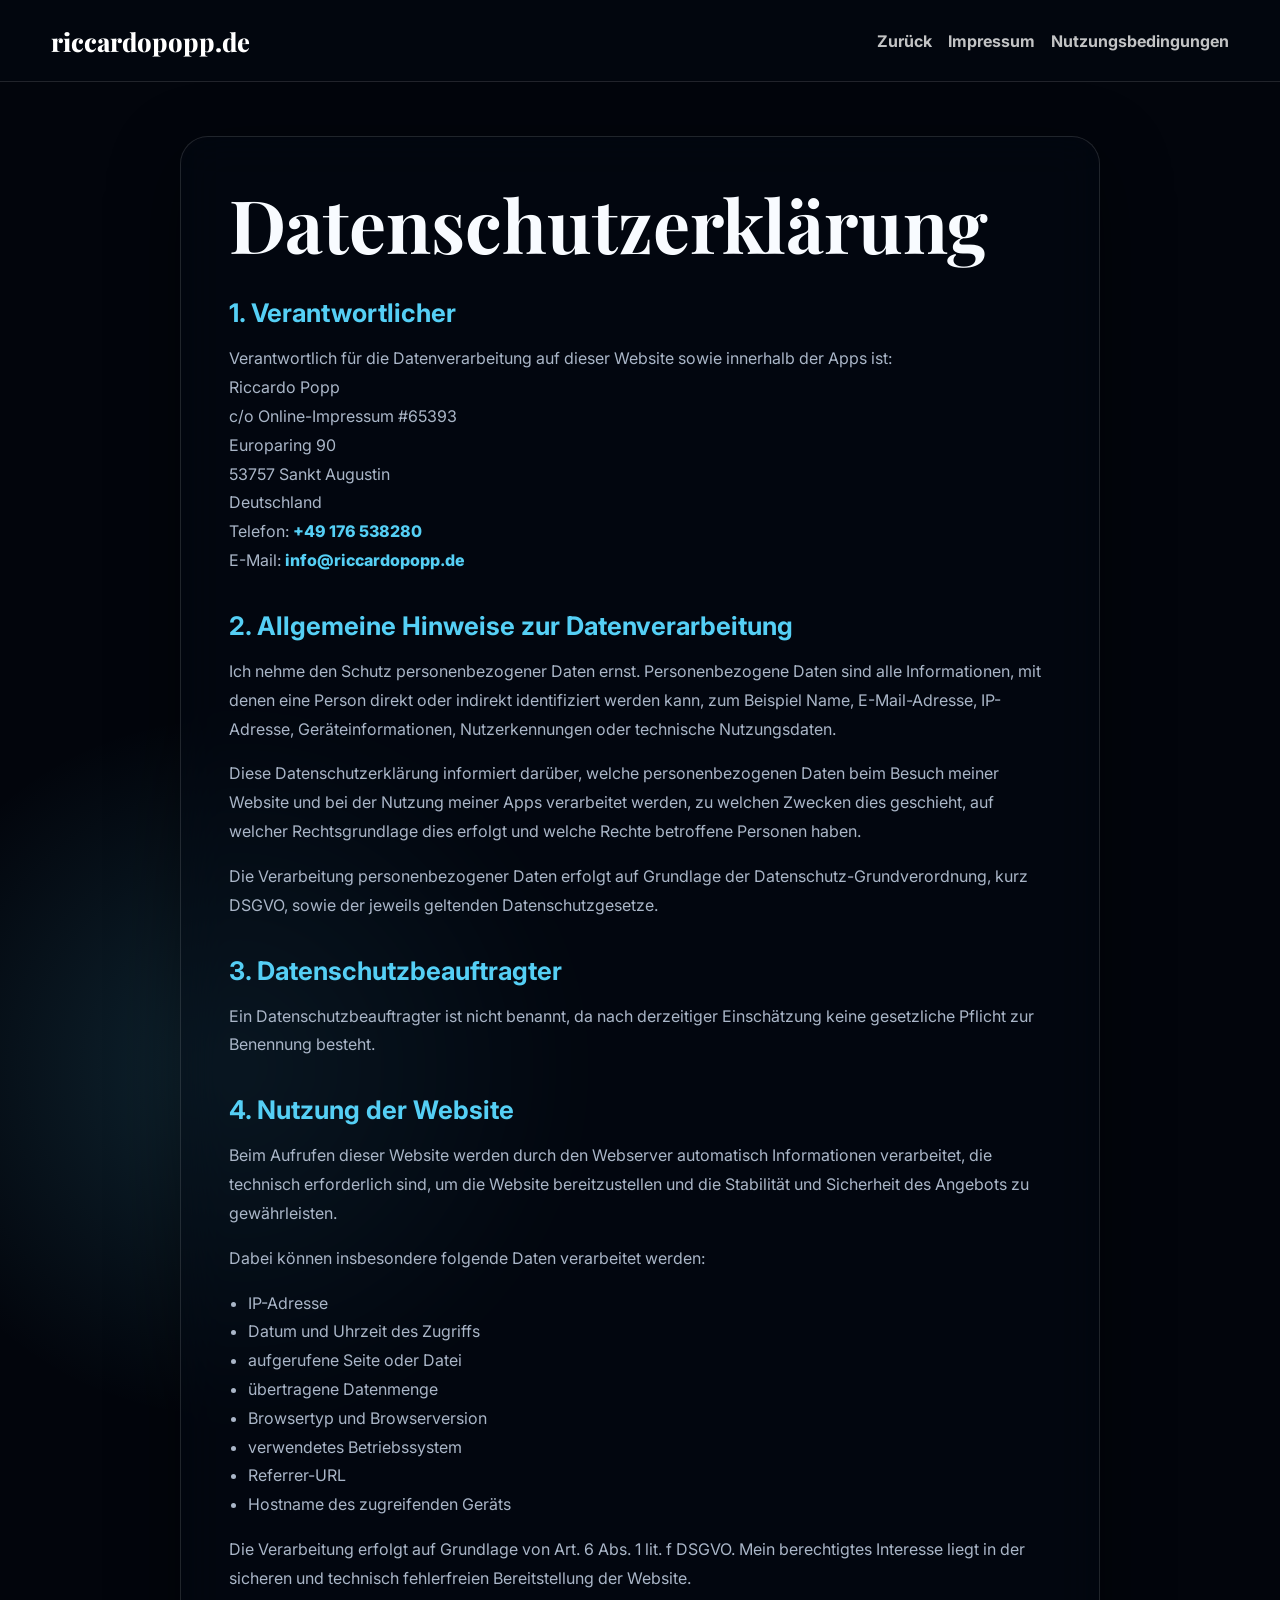
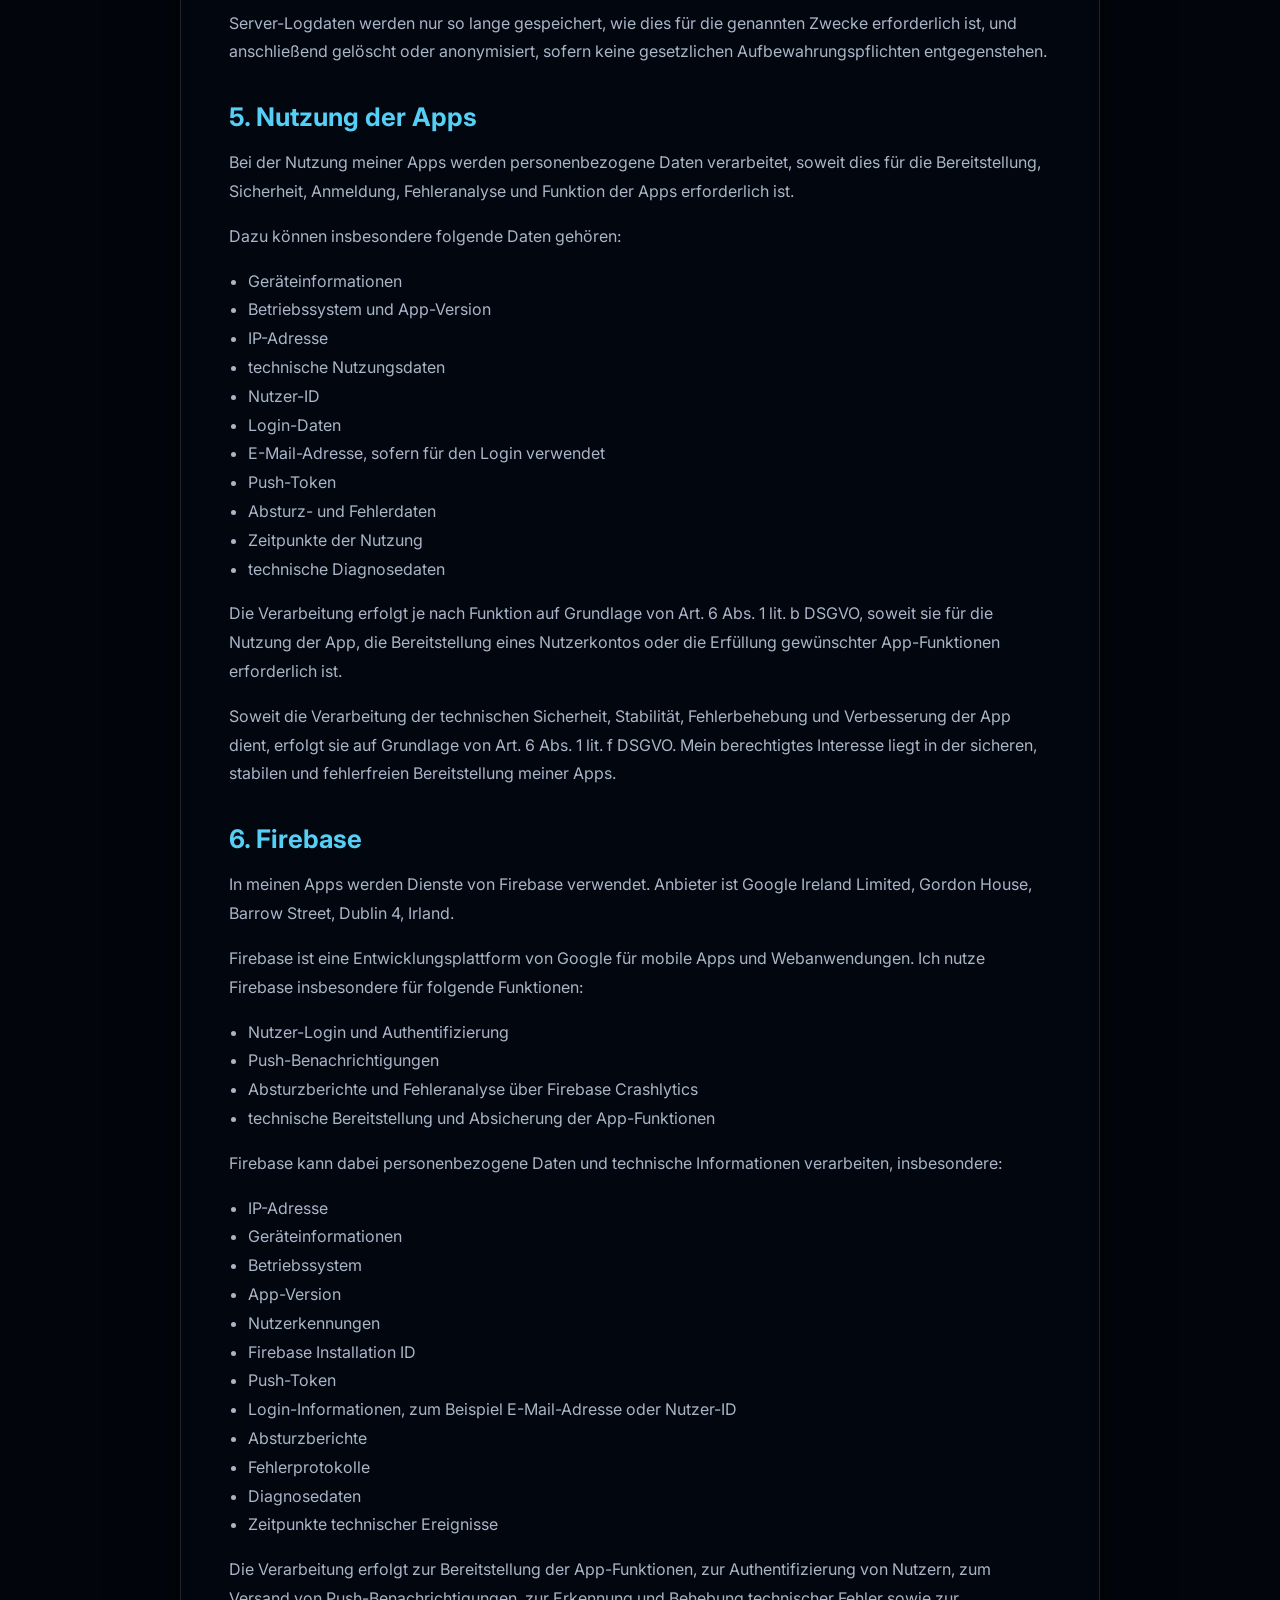
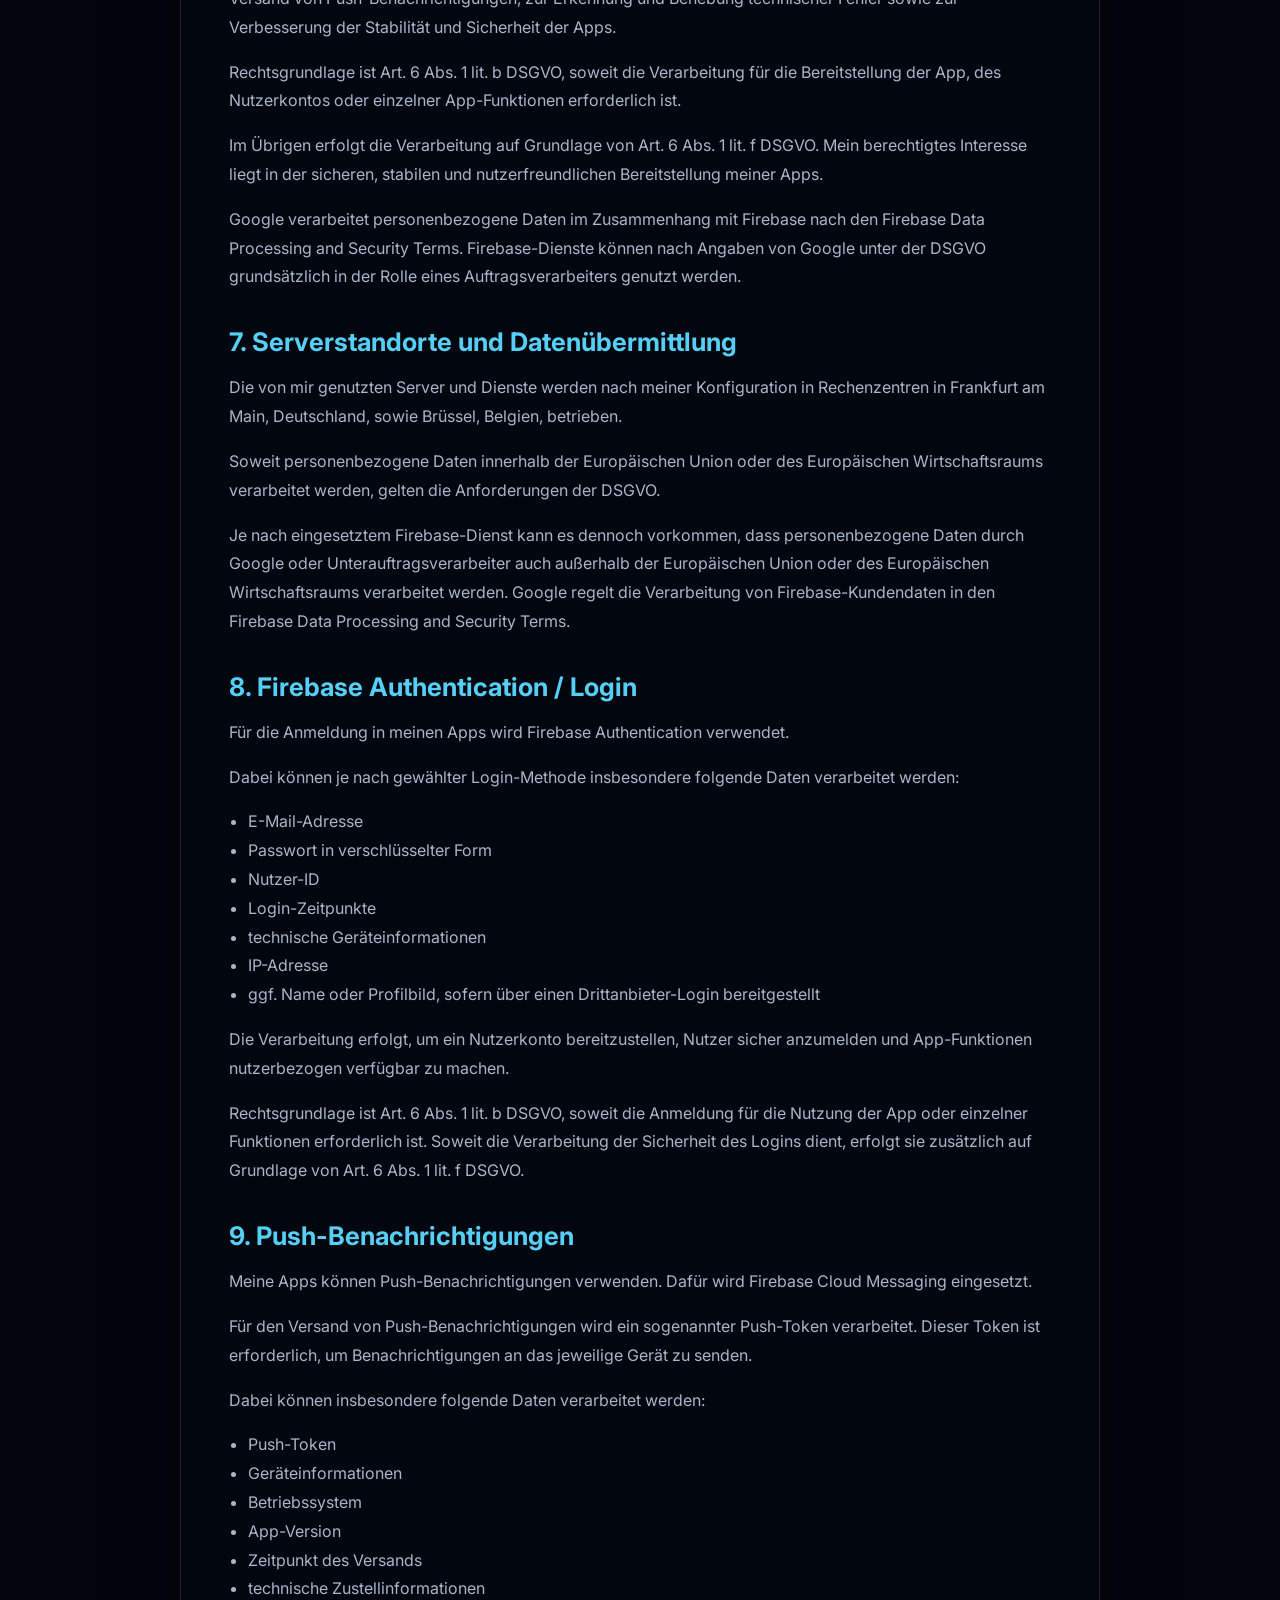
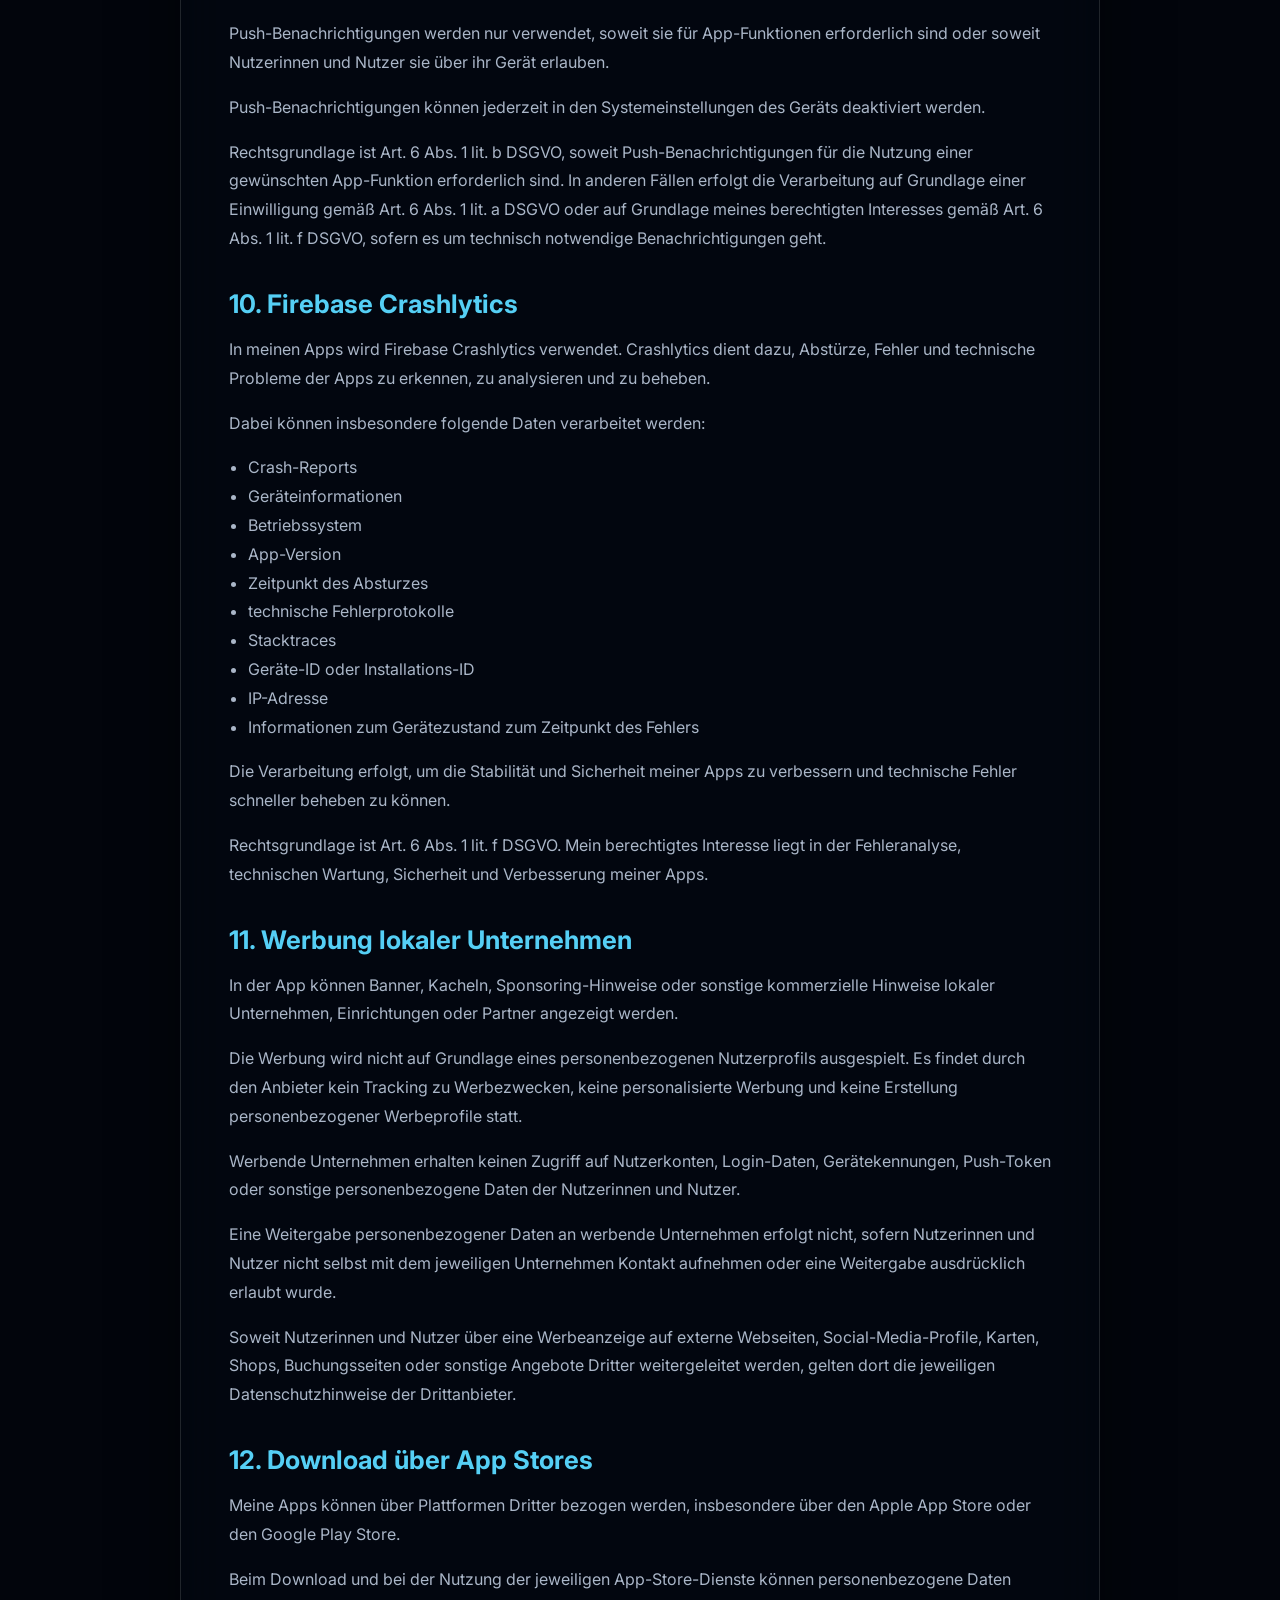
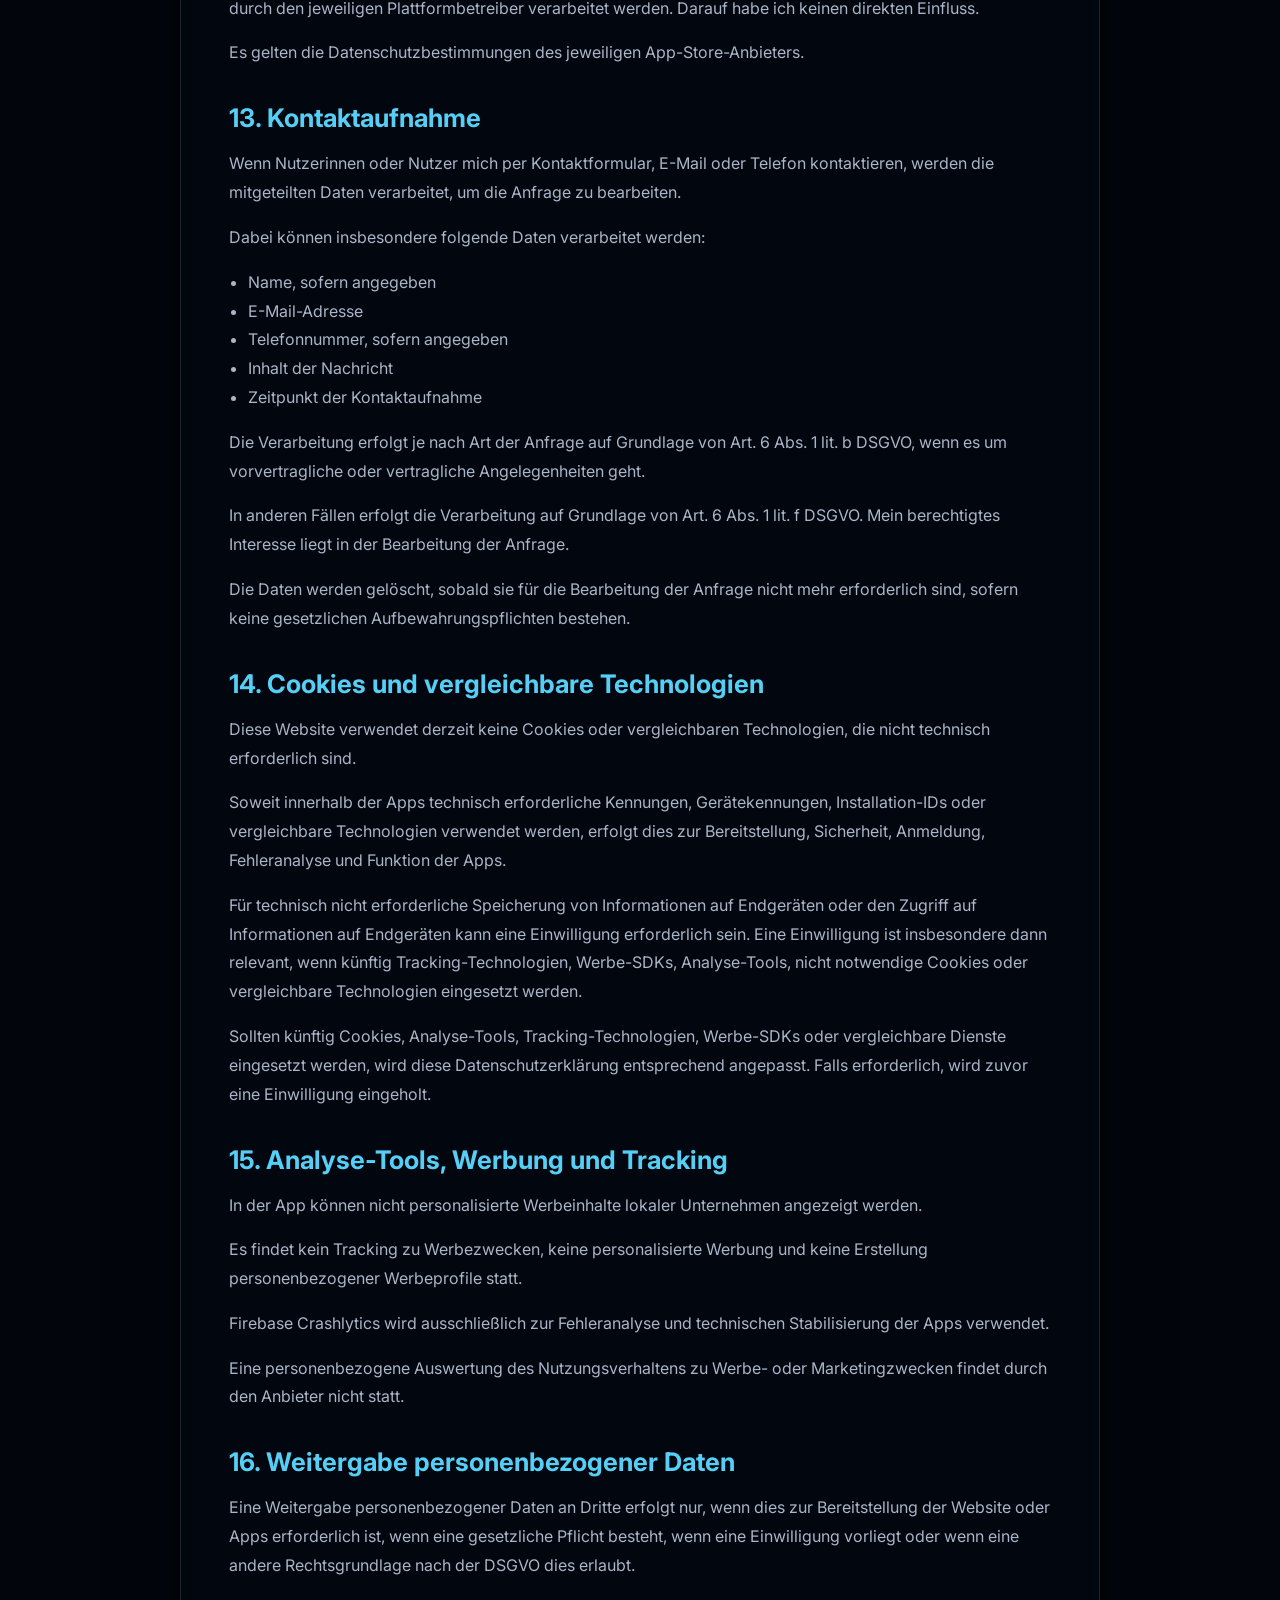
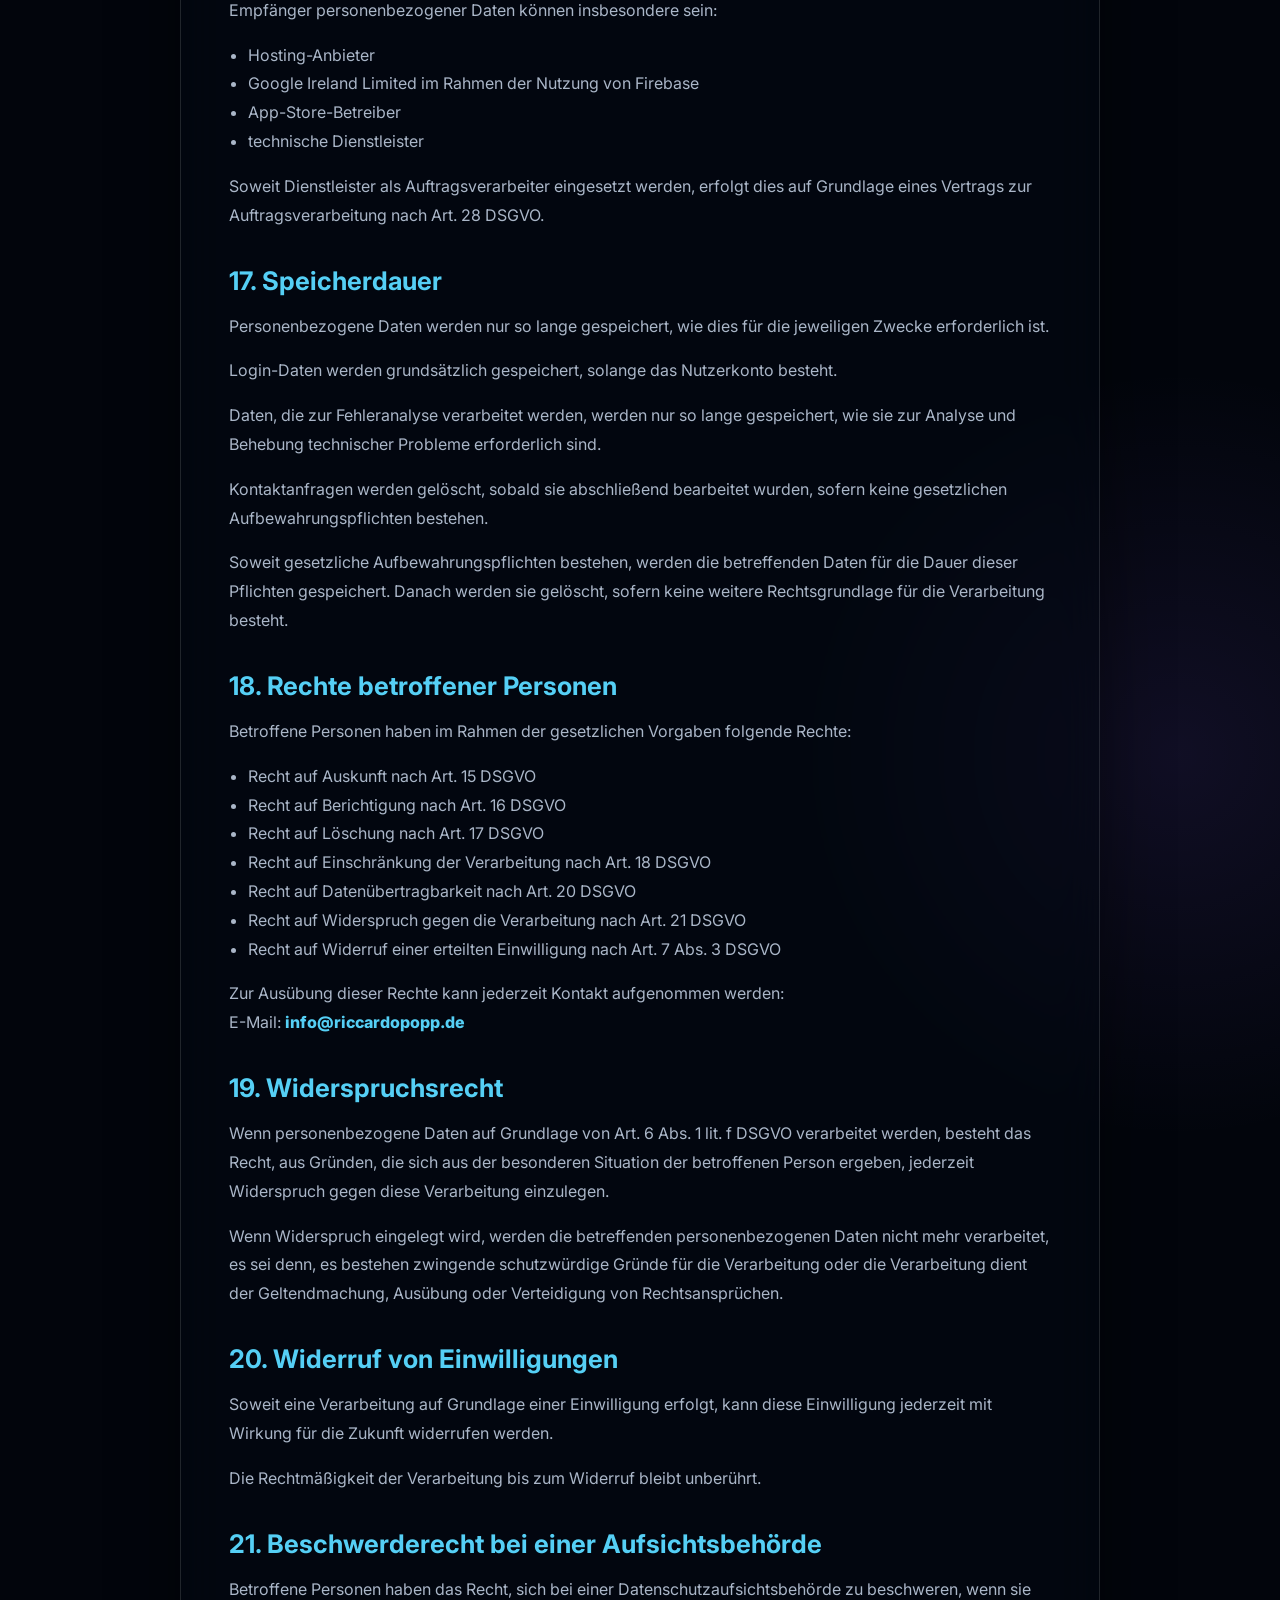
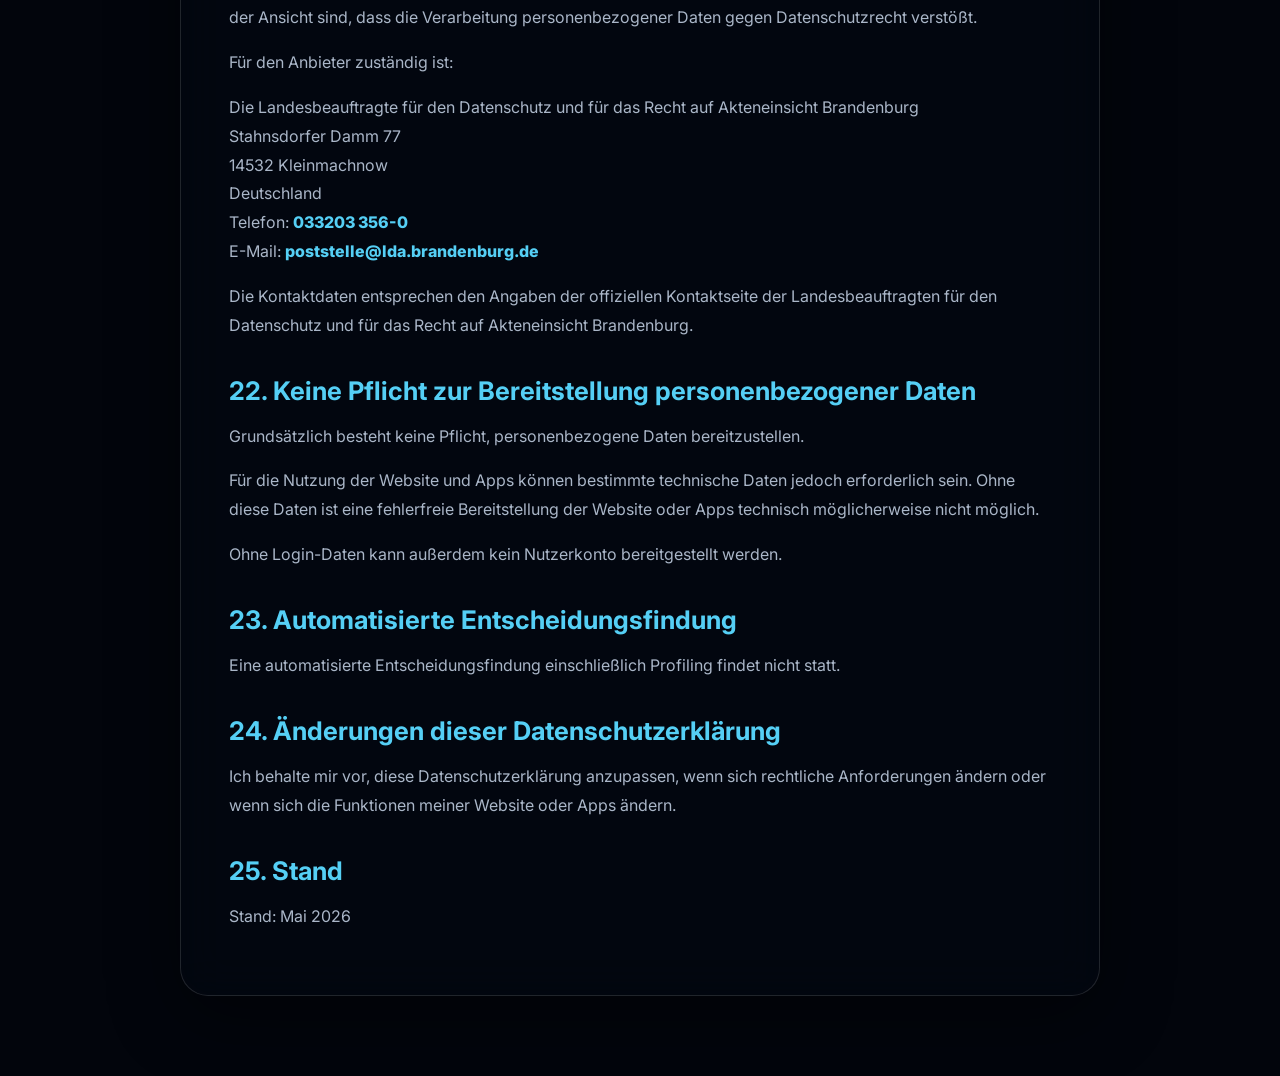
<file: datenschutz.html>
<!doctype html>
<html lang="de">
  <head>
    <meta charset="UTF-8" />
    <meta name="viewport" content="width=device-width, initial-scale=1.0" />
    <title>Datenschutzerklärung - riccardopopp.de</title>
    <meta name="description" content="Datenschutzerklärung von riccardopopp.de" />
    <link rel="preconnect" href="https://fonts.googleapis.com" />
    <link rel="preconnect" href="https://fonts.gstatic.com" crossorigin />
    <link
      href="https://fonts.googleapis.com/css2?family=Inter:wght@300;400;500;600;700;800&family=Playfair+Display:wght@500;600;700;800&display=swap"
      rel="stylesheet"
    />
    <link rel="stylesheet" href="./styles.css" />
    <link rel="icon" type="image/png" sizes="512x512" href="./favicon.png?v=2" />
    <link rel="shortcut icon" type="image/png" href="./favicon.png?v=2" />
    <link rel="apple-touch-icon" href="./favicon.png?v=2" />
  </head>
  <body class="dark legal-page">
    <header class="site-header legal-header">
      <a class="brand" href="./index.html">riccardopopp.de</a>
      <nav class="legal-nav" aria-label="Rechtliche Navigation">
        <a href="./index.html">Zurück</a>
        <a href="./impressum.html">Impressum</a>
        <a href="./nutzungsbedingungen.html">Nutzungsbedingungen</a>
      </nav>
    </header>

    <main class="legal-main">
      <article class="legal-card glass-card">
        <h1>Datenschutzerklärung</h1>

        <h2>1. Verantwortlicher</h2>
        <p>
          Verantwortlich für die Datenverarbeitung auf dieser Website sowie innerhalb der Apps ist:<br />
          Riccardo Popp<br />
          c/o Online-Impressum #65393<br />
          Europaring 90<br />
          53757 Sankt Augustin<br />
          Deutschland<br />
          Telefon: <a href="tel:+49176538280">+49 176 538280</a><br />
          E-Mail: <a href="mailto:info@riccardopopp.de">info@riccardopopp.de</a>
        </p>

        <h2>2. Allgemeine Hinweise zur Datenverarbeitung</h2>
        <p>
          Ich nehme den Schutz personenbezogener Daten ernst. Personenbezogene Daten sind alle
          Informationen, mit denen eine Person direkt oder indirekt identifiziert werden kann, zum
          Beispiel Name, E-Mail-Adresse, IP-Adresse, Geräteinformationen, Nutzerkennungen oder
          technische Nutzungsdaten.
        </p>
        <p>
          Diese Datenschutzerklärung informiert darüber, welche personenbezogenen Daten beim Besuch
          meiner Website und bei der Nutzung meiner Apps verarbeitet werden, zu welchen Zwecken dies
          geschieht, auf welcher Rechtsgrundlage dies erfolgt und welche Rechte betroffene Personen
          haben.
        </p>
        <p>
          Die Verarbeitung personenbezogener Daten erfolgt auf Grundlage der
          Datenschutz-Grundverordnung, kurz DSGVO, sowie der jeweils geltenden Datenschutzgesetze.
        </p>

        <h2>3. Datenschutzbeauftragter</h2>
        <p>
          Ein Datenschutzbeauftragter ist nicht benannt, da nach derzeitiger Einschätzung keine
          gesetzliche Pflicht zur Benennung besteht.
        </p>

        <h2>4. Nutzung der Website</h2>
        <p>
          Beim Aufrufen dieser Website werden durch den Webserver automatisch Informationen
          verarbeitet, die technisch erforderlich sind, um die Website bereitzustellen und die
          Stabilität und Sicherheit des Angebots zu gewährleisten.
        </p>
        <p>Dabei können insbesondere folgende Daten verarbeitet werden:</p>
        <ul>
          <li>IP-Adresse</li>
          <li>Datum und Uhrzeit des Zugriffs</li>
          <li>aufgerufene Seite oder Datei</li>
          <li>übertragene Datenmenge</li>
          <li>Browsertyp und Browserversion</li>
          <li>verwendetes Betriebssystem</li>
          <li>Referrer-URL</li>
          <li>Hostname des zugreifenden Geräts</li>
        </ul>
        <p>
          Die Verarbeitung erfolgt auf Grundlage von Art. 6 Abs. 1 lit. f DSGVO. Mein berechtigtes
          Interesse liegt in der sicheren und technisch fehlerfreien Bereitstellung der Website.
        </p>
        <p>
          Server-Logdaten werden nur so lange gespeichert, wie dies für die genannten Zwecke
          erforderlich ist, und anschließend gelöscht oder anonymisiert, sofern keine gesetzlichen
          Aufbewahrungspflichten entgegenstehen.
        </p>

        <h2>5. Nutzung der Apps</h2>
        <p>
          Bei der Nutzung meiner Apps werden personenbezogene Daten verarbeitet, soweit dies für die
          Bereitstellung, Sicherheit, Anmeldung, Fehleranalyse und Funktion der Apps erforderlich ist.
        </p>
        <p>Dazu können insbesondere folgende Daten gehören:</p>
        <ul>
          <li>Geräteinformationen</li>
          <li>Betriebssystem und App-Version</li>
          <li>IP-Adresse</li>
          <li>technische Nutzungsdaten</li>
          <li>Nutzer-ID</li>
          <li>Login-Daten</li>
          <li>E-Mail-Adresse, sofern für den Login verwendet</li>
          <li>Push-Token</li>
          <li>Absturz- und Fehlerdaten</li>
          <li>Zeitpunkte der Nutzung</li>
          <li>technische Diagnosedaten</li>
        </ul>
        <p>
          Die Verarbeitung erfolgt je nach Funktion auf Grundlage von Art. 6 Abs. 1 lit. b DSGVO,
          soweit sie für die Nutzung der App, die Bereitstellung eines Nutzerkontos oder die
          Erfüllung gewünschter App-Funktionen erforderlich ist.
        </p>
        <p>
          Soweit die Verarbeitung der technischen Sicherheit, Stabilität, Fehlerbehebung und
          Verbesserung der App dient, erfolgt sie auf Grundlage von Art. 6 Abs. 1 lit. f DSGVO. Mein
          berechtigtes Interesse liegt in der sicheren, stabilen und fehlerfreien Bereitstellung
          meiner Apps.
        </p>

        <h2>6. Firebase</h2>
        <p>
          In meinen Apps werden Dienste von Firebase verwendet. Anbieter ist Google Ireland Limited,
          Gordon House, Barrow Street, Dublin 4, Irland.
        </p>
        <p>
          Firebase ist eine Entwicklungsplattform von Google für mobile Apps und Webanwendungen. Ich
          nutze Firebase insbesondere für folgende Funktionen:
        </p>
        <ul>
          <li>Nutzer-Login und Authentifizierung</li>
          <li>Push-Benachrichtigungen</li>
          <li>Absturzberichte und Fehleranalyse über Firebase Crashlytics</li>
          <li>technische Bereitstellung und Absicherung der App-Funktionen</li>
        </ul>
        <p>
          Firebase kann dabei personenbezogene Daten und technische Informationen verarbeiten,
          insbesondere:
        </p>
        <ul>
          <li>IP-Adresse</li>
          <li>Geräteinformationen</li>
          <li>Betriebssystem</li>
          <li>App-Version</li>
          <li>Nutzerkennungen</li>
          <li>Firebase Installation ID</li>
          <li>Push-Token</li>
          <li>Login-Informationen, zum Beispiel E-Mail-Adresse oder Nutzer-ID</li>
          <li>Absturzberichte</li>
          <li>Fehlerprotokolle</li>
          <li>Diagnosedaten</li>
          <li>Zeitpunkte technischer Ereignisse</li>
        </ul>
        <p>
          Die Verarbeitung erfolgt zur Bereitstellung der App-Funktionen, zur Authentifizierung von
          Nutzern, zum Versand von Push-Benachrichtigungen, zur Erkennung und Behebung technischer
          Fehler sowie zur Verbesserung der Stabilität und Sicherheit der Apps.
        </p>
        <p>
          Rechtsgrundlage ist Art. 6 Abs. 1 lit. b DSGVO, soweit die Verarbeitung für die
          Bereitstellung der App, des Nutzerkontos oder einzelner App-Funktionen erforderlich ist.
        </p>
        <p>
          Im Übrigen erfolgt die Verarbeitung auf Grundlage von Art. 6 Abs. 1 lit. f DSGVO. Mein
          berechtigtes Interesse liegt in der sicheren, stabilen und nutzerfreundlichen
          Bereitstellung meiner Apps.
        </p>
        <p>
          Google verarbeitet personenbezogene Daten im Zusammenhang mit Firebase nach den Firebase
          Data Processing and Security Terms. Firebase-Dienste können nach Angaben von Google unter
          der DSGVO grundsätzlich in der Rolle eines Auftragsverarbeiters genutzt werden.
        </p>

        <h2>7. Serverstandorte und Datenübermittlung</h2>
        <p>
          Die von mir genutzten Server und Dienste werden nach meiner Konfiguration in Rechenzentren
          in Frankfurt am Main, Deutschland, sowie Brüssel, Belgien, betrieben.
        </p>
        <p>
          Soweit personenbezogene Daten innerhalb der Europäischen Union oder des Europäischen
          Wirtschaftsraums verarbeitet werden, gelten die Anforderungen der DSGVO.
        </p>
        <p>
          Je nach eingesetztem Firebase-Dienst kann es dennoch vorkommen, dass personenbezogene Daten
          durch Google oder Unterauftragsverarbeiter auch außerhalb der Europäischen Union oder des
          Europäischen Wirtschaftsraums verarbeitet werden. Google regelt die Verarbeitung von
          Firebase-Kundendaten in den Firebase Data Processing and Security Terms.
        </p>

        <h2>8. Firebase Authentication / Login</h2>
        <p>Für die Anmeldung in meinen Apps wird Firebase Authentication verwendet.</p>
        <p>Dabei können je nach gewählter Login-Methode insbesondere folgende Daten verarbeitet werden:</p>
        <ul>
          <li>E-Mail-Adresse</li>
          <li>Passwort in verschlüsselter Form</li>
          <li>Nutzer-ID</li>
          <li>Login-Zeitpunkte</li>
          <li>technische Geräteinformationen</li>
          <li>IP-Adresse</li>
          <li>ggf. Name oder Profilbild, sofern über einen Drittanbieter-Login bereitgestellt</li>
        </ul>
        <p>
          Die Verarbeitung erfolgt, um ein Nutzerkonto bereitzustellen, Nutzer sicher anzumelden und
          App-Funktionen nutzerbezogen verfügbar zu machen.
        </p>
        <p>
          Rechtsgrundlage ist Art. 6 Abs. 1 lit. b DSGVO, soweit die Anmeldung für die Nutzung der
          App oder einzelner Funktionen erforderlich ist. Soweit die Verarbeitung der Sicherheit des
          Logins dient, erfolgt sie zusätzlich auf Grundlage von Art. 6 Abs. 1 lit. f DSGVO.
        </p>

        <h2>9. Push-Benachrichtigungen</h2>
        <p>
          Meine Apps können Push-Benachrichtigungen verwenden. Dafür wird Firebase Cloud Messaging
          eingesetzt.
        </p>
        <p>
          Für den Versand von Push-Benachrichtigungen wird ein sogenannter Push-Token verarbeitet.
          Dieser Token ist erforderlich, um Benachrichtigungen an das jeweilige Gerät zu senden.
        </p>
        <p>Dabei können insbesondere folgende Daten verarbeitet werden:</p>
        <ul>
          <li>Push-Token</li>
          <li>Geräteinformationen</li>
          <li>Betriebssystem</li>
          <li>App-Version</li>
          <li>Zeitpunkt des Versands</li>
          <li>technische Zustellinformationen</li>
        </ul>
        <p>
          Push-Benachrichtigungen werden nur verwendet, soweit sie für App-Funktionen erforderlich
          sind oder soweit Nutzerinnen und Nutzer sie über ihr Gerät erlauben.
        </p>
        <p>
          Push-Benachrichtigungen können jederzeit in den Systemeinstellungen des Geräts deaktiviert
          werden.
        </p>
        <p>
          Rechtsgrundlage ist Art. 6 Abs. 1 lit. b DSGVO, soweit Push-Benachrichtigungen für die
          Nutzung einer gewünschten App-Funktion erforderlich sind. In anderen Fällen erfolgt die
          Verarbeitung auf Grundlage einer Einwilligung gemäß Art. 6 Abs. 1 lit. a DSGVO oder auf
          Grundlage meines berechtigten Interesses gemäß Art. 6 Abs. 1 lit. f DSGVO, sofern es um
          technisch notwendige Benachrichtigungen geht.
        </p>

        <h2>10. Firebase Crashlytics</h2>
        <p>
          In meinen Apps wird Firebase Crashlytics verwendet. Crashlytics dient dazu, Abstürze,
          Fehler und technische Probleme der Apps zu erkennen, zu analysieren und zu beheben.
        </p>
        <p>Dabei können insbesondere folgende Daten verarbeitet werden:</p>
        <ul>
          <li>Crash-Reports</li>
          <li>Geräteinformationen</li>
          <li>Betriebssystem</li>
          <li>App-Version</li>
          <li>Zeitpunkt des Absturzes</li>
          <li>technische Fehlerprotokolle</li>
          <li>Stacktraces</li>
          <li>Geräte-ID oder Installations-ID</li>
          <li>IP-Adresse</li>
          <li>Informationen zum Gerätezustand zum Zeitpunkt des Fehlers</li>
        </ul>
        <p>
          Die Verarbeitung erfolgt, um die Stabilität und Sicherheit meiner Apps zu verbessern und
          technische Fehler schneller beheben zu können.
        </p>
        <p>
          Rechtsgrundlage ist Art. 6 Abs. 1 lit. f DSGVO. Mein berechtigtes Interesse liegt in der
          Fehleranalyse, technischen Wartung, Sicherheit und Verbesserung meiner Apps.
        </p>

        <h2>11. Werbung lokaler Unternehmen</h2>
        <p>
          In der App können Banner, Kacheln, Sponsoring-Hinweise oder sonstige kommerzielle Hinweise
          lokaler Unternehmen, Einrichtungen oder Partner angezeigt werden.
        </p>
        <p>
          Die Werbung wird nicht auf Grundlage eines personenbezogenen Nutzerprofils ausgespielt. Es
          findet durch den Anbieter kein Tracking zu Werbezwecken, keine personalisierte Werbung und
          keine Erstellung personenbezogener Werbeprofile statt.
        </p>
        <p>
          Werbende Unternehmen erhalten keinen Zugriff auf Nutzerkonten, Login-Daten,
          Gerätekennungen, Push-Token oder sonstige personenbezogene Daten der Nutzerinnen und Nutzer.
        </p>
        <p>
          Eine Weitergabe personenbezogener Daten an werbende Unternehmen erfolgt nicht, sofern
          Nutzerinnen und Nutzer nicht selbst mit dem jeweiligen Unternehmen Kontakt aufnehmen oder
          eine Weitergabe ausdrücklich erlaubt wurde.
        </p>
        <p>
          Soweit Nutzerinnen und Nutzer über eine Werbeanzeige auf externe Webseiten,
          Social-Media-Profile, Karten, Shops, Buchungsseiten oder sonstige Angebote Dritter
          weitergeleitet werden, gelten dort die jeweiligen Datenschutzhinweise der Drittanbieter.
        </p>

        <h2>12. Download über App Stores</h2>
        <p>
          Meine Apps können über Plattformen Dritter bezogen werden, insbesondere über den Apple App
          Store oder den Google Play Store.
        </p>
        <p>
          Beim Download und bei der Nutzung der jeweiligen App-Store-Dienste können personenbezogene
          Daten durch den jeweiligen Plattformbetreiber verarbeitet werden. Darauf habe ich keinen
          direkten Einfluss.
        </p>
        <p>Es gelten die Datenschutzbestimmungen des jeweiligen App-Store-Anbieters.</p>

        <h2>13. Kontaktaufnahme</h2>
        <p>
          Wenn Nutzerinnen oder Nutzer mich per Kontaktformular, E-Mail oder Telefon kontaktieren,
          werden die mitgeteilten Daten verarbeitet, um die Anfrage zu bearbeiten.
        </p>
        <p>Dabei können insbesondere folgende Daten verarbeitet werden:</p>
        <ul>
          <li>Name, sofern angegeben</li>
          <li>E-Mail-Adresse</li>
          <li>Telefonnummer, sofern angegeben</li>
          <li>Inhalt der Nachricht</li>
          <li>Zeitpunkt der Kontaktaufnahme</li>
        </ul>
        <p>
          Die Verarbeitung erfolgt je nach Art der Anfrage auf Grundlage von Art. 6 Abs. 1 lit. b
          DSGVO, wenn es um vorvertragliche oder vertragliche Angelegenheiten geht.
        </p>
        <p>
          In anderen Fällen erfolgt die Verarbeitung auf Grundlage von Art. 6 Abs. 1 lit. f DSGVO.
          Mein berechtigtes Interesse liegt in der Bearbeitung der Anfrage.
        </p>
        <p>
          Die Daten werden gelöscht, sobald sie für die Bearbeitung der Anfrage nicht mehr
          erforderlich sind, sofern keine gesetzlichen Aufbewahrungspflichten bestehen.
        </p>

        <h2>14. Cookies und vergleichbare Technologien</h2>
        <p>
          Diese Website verwendet derzeit keine Cookies oder vergleichbaren Technologien, die nicht
          technisch erforderlich sind.
        </p>
        <p>
          Soweit innerhalb der Apps technisch erforderliche Kennungen, Gerätekennungen,
          Installation-IDs oder vergleichbare Technologien verwendet werden, erfolgt dies zur
          Bereitstellung, Sicherheit, Anmeldung, Fehleranalyse und Funktion der Apps.
        </p>
        <p>
          Für technisch nicht erforderliche Speicherung von Informationen auf Endgeräten oder den
          Zugriff auf Informationen auf Endgeräten kann eine Einwilligung erforderlich sein. Eine
          Einwilligung ist insbesondere dann relevant, wenn künftig Tracking-Technologien, Werbe-SDKs,
          Analyse-Tools, nicht notwendige Cookies oder vergleichbare Technologien eingesetzt werden.
        </p>
        <p>
          Sollten künftig Cookies, Analyse-Tools, Tracking-Technologien, Werbe-SDKs oder
          vergleichbare Dienste eingesetzt werden, wird diese Datenschutzerklärung entsprechend
          angepasst. Falls erforderlich, wird zuvor eine Einwilligung eingeholt.
        </p>

        <h2>15. Analyse-Tools, Werbung und Tracking</h2>
        <p>In der App können nicht personalisierte Werbeinhalte lokaler Unternehmen angezeigt werden.</p>
        <p>
          Es findet kein Tracking zu Werbezwecken, keine personalisierte Werbung und keine Erstellung
          personenbezogener Werbeprofile statt.
        </p>
        <p>
          Firebase Crashlytics wird ausschließlich zur Fehleranalyse und technischen Stabilisierung
          der Apps verwendet.
        </p>
        <p>
          Eine personenbezogene Auswertung des Nutzungsverhaltens zu Werbe- oder Marketingzwecken
          findet durch den Anbieter nicht statt.
        </p>

        <h2>16. Weitergabe personenbezogener Daten</h2>
        <p>
          Eine Weitergabe personenbezogener Daten an Dritte erfolgt nur, wenn dies zur Bereitstellung
          der Website oder Apps erforderlich ist, wenn eine gesetzliche Pflicht besteht, wenn eine
          Einwilligung vorliegt oder wenn eine andere Rechtsgrundlage nach der DSGVO dies erlaubt.
        </p>
        <p>Empfänger personenbezogener Daten können insbesondere sein:</p>
        <ul>
          <li>Hosting-Anbieter</li>
          <li>Google Ireland Limited im Rahmen der Nutzung von Firebase</li>
          <li>App-Store-Betreiber</li>
          <li>technische Dienstleister</li>
        </ul>
        <p>
          Soweit Dienstleister als Auftragsverarbeiter eingesetzt werden, erfolgt dies auf Grundlage
          eines Vertrags zur Auftragsverarbeitung nach Art. 28 DSGVO.
        </p>

        <h2>17. Speicherdauer</h2>
        <p>
          Personenbezogene Daten werden nur so lange gespeichert, wie dies für die jeweiligen Zwecke
          erforderlich ist.
        </p>
        <p>Login-Daten werden grundsätzlich gespeichert, solange das Nutzerkonto besteht.</p>
        <p>
          Daten, die zur Fehleranalyse verarbeitet werden, werden nur so lange gespeichert, wie sie
          zur Analyse und Behebung technischer Probleme erforderlich sind.
        </p>
        <p>
          Kontaktanfragen werden gelöscht, sobald sie abschließend bearbeitet wurden, sofern keine
          gesetzlichen Aufbewahrungspflichten bestehen.
        </p>
        <p>
          Soweit gesetzliche Aufbewahrungspflichten bestehen, werden die betreffenden Daten für die
          Dauer dieser Pflichten gespeichert. Danach werden sie gelöscht, sofern keine weitere
          Rechtsgrundlage für die Verarbeitung besteht.
        </p>

        <h2>18. Rechte betroffener Personen</h2>
        <p>Betroffene Personen haben im Rahmen der gesetzlichen Vorgaben folgende Rechte:</p>
        <ul>
          <li>Recht auf Auskunft nach Art. 15 DSGVO</li>
          <li>Recht auf Berichtigung nach Art. 16 DSGVO</li>
          <li>Recht auf Löschung nach Art. 17 DSGVO</li>
          <li>Recht auf Einschränkung der Verarbeitung nach Art. 18 DSGVO</li>
          <li>Recht auf Datenübertragbarkeit nach Art. 20 DSGVO</li>
          <li>Recht auf Widerspruch gegen die Verarbeitung nach Art. 21 DSGVO</li>
          <li>Recht auf Widerruf einer erteilten Einwilligung nach Art. 7 Abs. 3 DSGVO</li>
        </ul>
        <p>
          Zur Ausübung dieser Rechte kann jederzeit Kontakt aufgenommen werden:<br />
          E-Mail: <a href="mailto:info@riccardopopp.de">info@riccardopopp.de</a>
        </p>

        <h2>19. Widerspruchsrecht</h2>
        <p>
          Wenn personenbezogene Daten auf Grundlage von Art. 6 Abs. 1 lit. f DSGVO verarbeitet
          werden, besteht das Recht, aus Gründen, die sich aus der besonderen Situation der
          betroffenen Person ergeben, jederzeit Widerspruch gegen diese Verarbeitung einzulegen.
        </p>
        <p>
          Wenn Widerspruch eingelegt wird, werden die betreffenden personenbezogenen Daten nicht mehr
          verarbeitet, es sei denn, es bestehen zwingende schutzwürdige Gründe für die Verarbeitung
          oder die Verarbeitung dient der Geltendmachung, Ausübung oder Verteidigung von
          Rechtsansprüchen.
        </p>

        <h2>20. Widerruf von Einwilligungen</h2>
        <p>
          Soweit eine Verarbeitung auf Grundlage einer Einwilligung erfolgt, kann diese Einwilligung
          jederzeit mit Wirkung für die Zukunft widerrufen werden.
        </p>
        <p>Die Rechtmäßigkeit der Verarbeitung bis zum Widerruf bleibt unberührt.</p>

        <h2>21. Beschwerderecht bei einer Aufsichtsbehörde</h2>
        <p>
          Betroffene Personen haben das Recht, sich bei einer Datenschutzaufsichtsbehörde zu
          beschweren, wenn sie der Ansicht sind, dass die Verarbeitung personenbezogener Daten gegen
          Datenschutzrecht verstößt.
        </p>
        <p>Für den Anbieter zuständig ist:</p>
        <p>
          Die Landesbeauftragte für den Datenschutz und für das Recht auf Akteneinsicht Brandenburg<br />
          Stahnsdorfer Damm 77<br />
          14532 Kleinmachnow<br />
          Deutschland<br />
          Telefon: <a href="tel:+49332033560">033203 356-0</a><br />
          E-Mail: <a href="mailto:poststelle@lda.brandenburg.de">poststelle@lda.brandenburg.de</a>
        </p>
        <p>
          Die Kontaktdaten entsprechen den Angaben der offiziellen Kontaktseite der
          Landesbeauftragten für den Datenschutz und für das Recht auf Akteneinsicht Brandenburg.
        </p>

        <h2>22. Keine Pflicht zur Bereitstellung personenbezogener Daten</h2>
        <p>Grundsätzlich besteht keine Pflicht, personenbezogene Daten bereitzustellen.</p>
        <p>
          Für die Nutzung der Website und Apps können bestimmte technische Daten jedoch erforderlich
          sein. Ohne diese Daten ist eine fehlerfreie Bereitstellung der Website oder Apps technisch
          möglicherweise nicht möglich.
        </p>
        <p>Ohne Login-Daten kann außerdem kein Nutzerkonto bereitgestellt werden.</p>

        <h2>23. Automatisierte Entscheidungsfindung</h2>
        <p>Eine automatisierte Entscheidungsfindung einschließlich Profiling findet nicht statt.</p>

        <h2>24. Änderungen dieser Datenschutzerklärung</h2>
        <p>
          Ich behalte mir vor, diese Datenschutzerklärung anzupassen, wenn sich rechtliche
          Anforderungen ändern oder wenn sich die Funktionen meiner Website oder Apps ändern.
        </p>

        <h2>25. Stand</h2>
        <p>Stand: Mai 2026</p>
      </article>
    </main>
  </body>
</html>
</file>
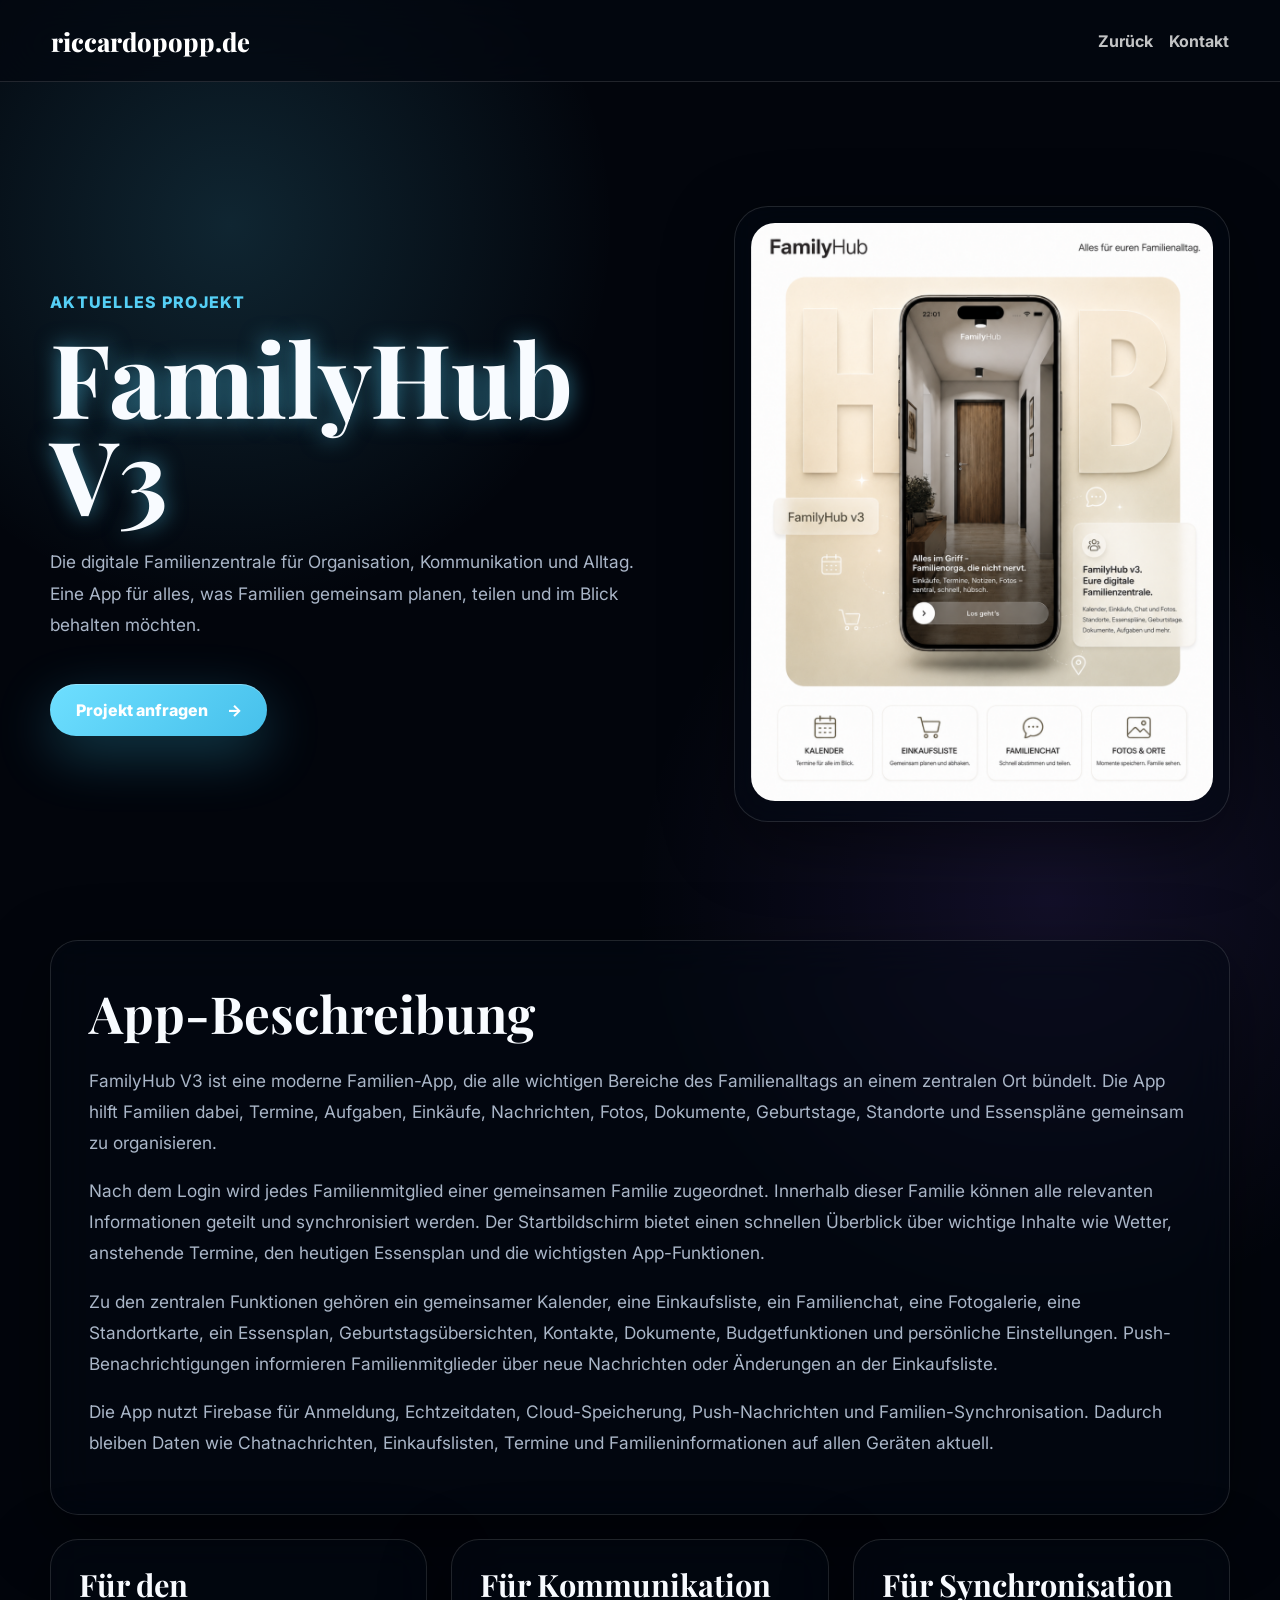
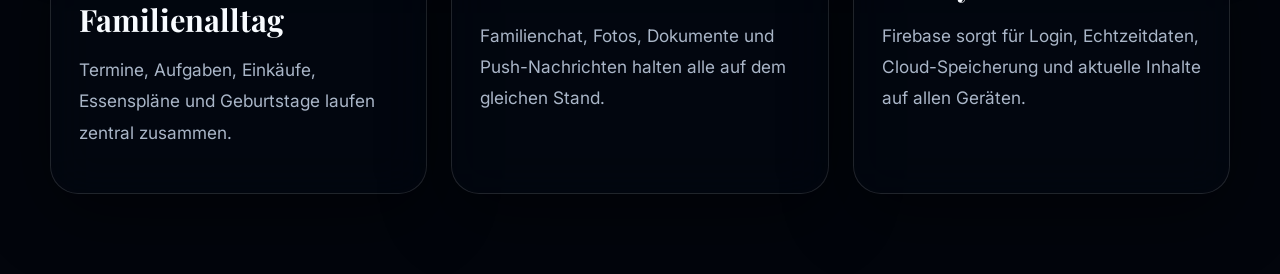
<file: familyhub-v3.html>
<!doctype html>
<html lang="de">
  <head>
    <meta charset="UTF-8" />
    <meta name="viewport" content="width=device-width, initial-scale=1.0" />
    <title>FamilyHub V3 - riccardopopp.de</title>
    <meta
      name="description"
      content="FamilyHub V3 ist die digitale Familienzentrale für Termine, Aufgaben, Einkäufe, Chat, Fotos, Dokumente, Standorte und Essenspläne."
    />
    <link rel="preconnect" href="https://fonts.googleapis.com" />
    <link rel="preconnect" href="https://fonts.gstatic.com" crossorigin />
    <link
      href="https://fonts.googleapis.com/css2?family=Inter:wght@300;400;500;600;700;800&family=Playfair+Display:wght@500;600;700;800&display=swap"
      rel="stylesheet"
    />
    <link rel="stylesheet" href="./styles.css" />
    <link rel="icon" type="image/png" sizes="512x512" href="./favicon.png?v=2" />
    <link rel="shortcut icon" type="image/png" href="./favicon.png?v=2" />
    <link rel="apple-touch-icon" href="./favicon.png?v=2" />
  </head>
  <body class="dark project-detail-page">
    <header class="site-header legal-header">
      <a class="brand" href="./index.html">riccardopopp.de</a>
      <nav class="legal-nav" aria-label="Projektnavigation">
        <a href="./index.html#projects">Zurück</a>
        <a href="./index.html#contact">Kontakt</a>
      </nav>
    </header>

    <main class="project-detail-main">
      <section class="project-detail-hero">
        <div>
          <span class="eyebrow">Aktuelles Projekt</span>
          <h1>FamilyHub V3</h1>
          <p>
            Die digitale Familienzentrale für Organisation, Kommunikation und Alltag.
            Eine App für alles, was Familien gemeinsam planen, teilen und im Blick behalten möchten.
          </p>
          <a class="hero-cta project-detail-cta" href="./index.html#contact">Projekt anfragen <span>→</span></a>
        </div>
        <div class="project-detail-visual glass-card">
          <img src="./assets/familyhub-detail.png" alt="FamilyHub V3 App Vorschau" />
        </div>
      </section>

      <section class="project-detail-content glass-card">
        <h2>App-Beschreibung</h2>
        <p>
          FamilyHub V3 ist eine moderne Familien-App, die alle wichtigen Bereiche des
          Familienalltags an einem zentralen Ort bündelt. Die App hilft Familien dabei,
          Termine, Aufgaben, Einkäufe, Nachrichten, Fotos, Dokumente, Geburtstage, Standorte
          und Essenspläne gemeinsam zu organisieren.
        </p>
        <p>
          Nach dem Login wird jedes Familienmitglied einer gemeinsamen Familie zugeordnet.
          Innerhalb dieser Familie können alle relevanten Informationen geteilt und
          synchronisiert werden. Der Startbildschirm bietet einen schnellen Überblick über
          wichtige Inhalte wie Wetter, anstehende Termine, den heutigen Essensplan und die
          wichtigsten App-Funktionen.
        </p>
        <p>
          Zu den zentralen Funktionen gehören ein gemeinsamer Kalender, eine Einkaufsliste,
          ein Familienchat, eine Fotogalerie, eine Standortkarte, ein Essensplan,
          Geburtstagsübersichten, Kontakte, Dokumente, Budgetfunktionen und persönliche
          Einstellungen. Push-Benachrichtigungen informieren Familienmitglieder über neue
          Nachrichten oder Änderungen an der Einkaufsliste.
        </p>
        <p>
          Die App nutzt Firebase für Anmeldung, Echtzeitdaten, Cloud-Speicherung,
          Push-Nachrichten und Familien-Synchronisation. Dadurch bleiben Daten wie
          Chatnachrichten, Einkaufslisten, Termine und Familieninformationen auf allen Geräten
          aktuell.
        </p>
      </section>

      <section class="project-detail-grid">
        <article class="glass-card">
          <h3>Für den Familienalltag</h3>
          <p>Termine, Aufgaben, Einkäufe, Essenspläne und Geburtstage laufen zentral zusammen.</p>
        </article>
        <article class="glass-card">
          <h3>Für Kommunikation</h3>
          <p>Familienchat, Fotos, Dokumente und Push-Nachrichten halten alle auf dem gleichen Stand.</p>
        </article>
        <article class="glass-card">
          <h3>Für Synchronisation</h3>
          <p>Firebase sorgt für Login, Echtzeitdaten, Cloud-Speicherung und aktuelle Inhalte auf allen Geräten.</p>
        </article>
      </section>
    </main>
  </body>
</html>
</file>
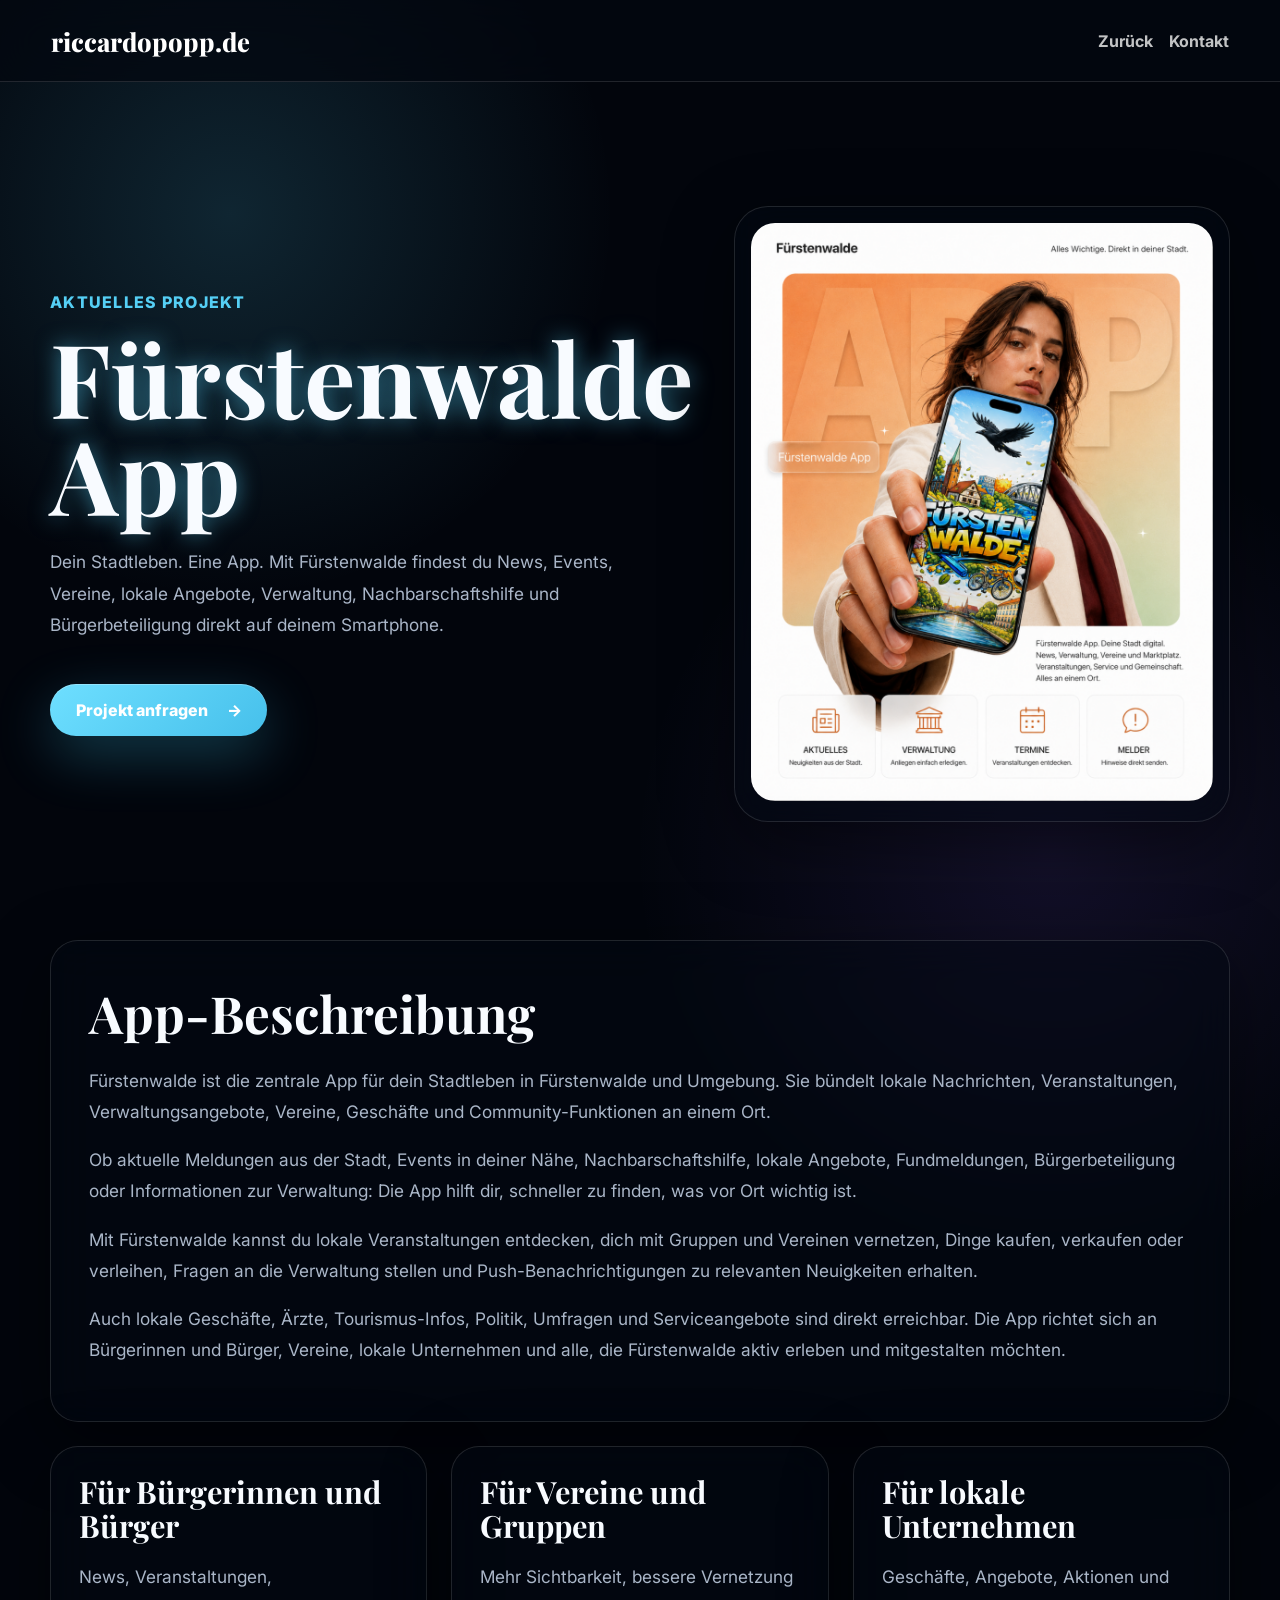
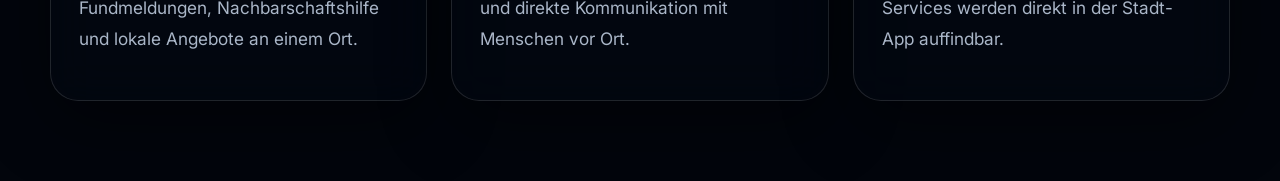
<file: fuerstenwalde-app.html>
<!doctype html>
<html lang="de">
  <head>
    <meta charset="UTF-8" />
    <meta name="viewport" content="width=device-width, initial-scale=1.0" />
    <title>Fürstenwalde App - riccardopopp.de</title>
    <meta
      name="description"
      content="Die Fürstenwalde App bündelt News, Events, Vereine, lokale Angebote, Verwaltung, Nachbarschaftshilfe und Bürgerbeteiligung."
    />
    <link rel="preconnect" href="https://fonts.googleapis.com" />
    <link rel="preconnect" href="https://fonts.gstatic.com" crossorigin />
    <link
      href="https://fonts.googleapis.com/css2?family=Inter:wght@300;400;500;600;700;800&family=Playfair+Display:wght@500;600;700;800&display=swap"
      rel="stylesheet"
    />
    <link rel="stylesheet" href="./styles.css" />
    <link rel="icon" type="image/png" sizes="512x512" href="./favicon.png?v=2" />
    <link rel="shortcut icon" type="image/png" href="./favicon.png?v=2" />
    <link rel="apple-touch-icon" href="./favicon.png?v=2" />
  </head>
  <body class="dark project-detail-page">
    <header class="site-header legal-header">
      <a class="brand" href="./index.html">riccardopopp.de</a>
      <nav class="legal-nav" aria-label="Projektnavigation">
        <a href="./index.html#projects">Zurück</a>
        <a href="./index.html#contact">Kontakt</a>
      </nav>
    </header>

    <main class="project-detail-main">
      <section class="project-detail-hero">
        <div>
          <span class="eyebrow">Aktuelles Projekt</span>
          <h1>Fürstenwalde App</h1>
          <p>
            Dein Stadtleben. Eine App. Mit Fürstenwalde findest du News, Events, Vereine,
            lokale Angebote, Verwaltung, Nachbarschaftshilfe und Bürgerbeteiligung direkt auf
            deinem Smartphone.
          </p>
          <a class="hero-cta project-detail-cta" href="./index.html#contact">Projekt anfragen <span>→</span></a>
        </div>
        <div class="project-detail-visual glass-card">
          <img src="./assets/fuerstenwalde-detail.png" alt="Fürstenwalde App Vorschau" />
        </div>
      </section>

      <section class="project-detail-content glass-card">
        <h2>App-Beschreibung</h2>
        <p>
          Fürstenwalde ist die zentrale App für dein Stadtleben in Fürstenwalde und Umgebung.
          Sie bündelt lokale Nachrichten, Veranstaltungen, Verwaltungsangebote, Vereine, Geschäfte
          und Community-Funktionen an einem Ort.
        </p>
        <p>
          Ob aktuelle Meldungen aus der Stadt, Events in deiner Nähe, Nachbarschaftshilfe,
          lokale Angebote, Fundmeldungen, Bürgerbeteiligung oder Informationen zur Verwaltung:
          Die App hilft dir, schneller zu finden, was vor Ort wichtig ist.
        </p>
        <p>
          Mit Fürstenwalde kannst du lokale Veranstaltungen entdecken, dich mit Gruppen und
          Vereinen vernetzen, Dinge kaufen, verkaufen oder verleihen, Fragen an die Verwaltung
          stellen und Push-Benachrichtigungen zu relevanten Neuigkeiten erhalten.
        </p>
        <p>
          Auch lokale Geschäfte, Ärzte, Tourismus-Infos, Politik, Umfragen und Serviceangebote
          sind direkt erreichbar. Die App richtet sich an Bürgerinnen und Bürger, Vereine,
          lokale Unternehmen und alle, die Fürstenwalde aktiv erleben und mitgestalten möchten.
        </p>
      </section>

      <section class="project-detail-grid">
        <article class="glass-card">
          <h3>Für Bürgerinnen und Bürger</h3>
          <p>News, Veranstaltungen, Fundmeldungen, Nachbarschaftshilfe und lokale Angebote an einem Ort.</p>
        </article>
        <article class="glass-card">
          <h3>Für Vereine und Gruppen</h3>
          <p>Mehr Sichtbarkeit, bessere Vernetzung und direkte Kommunikation mit Menschen vor Ort.</p>
        </article>
        <article class="glass-card">
          <h3>Für lokale Unternehmen</h3>
          <p>Geschäfte, Angebote, Aktionen und Services werden direkt in der Stadt-App auffindbar.</p>
        </article>
      </section>
    </main>
  </body>
</html>
</file>
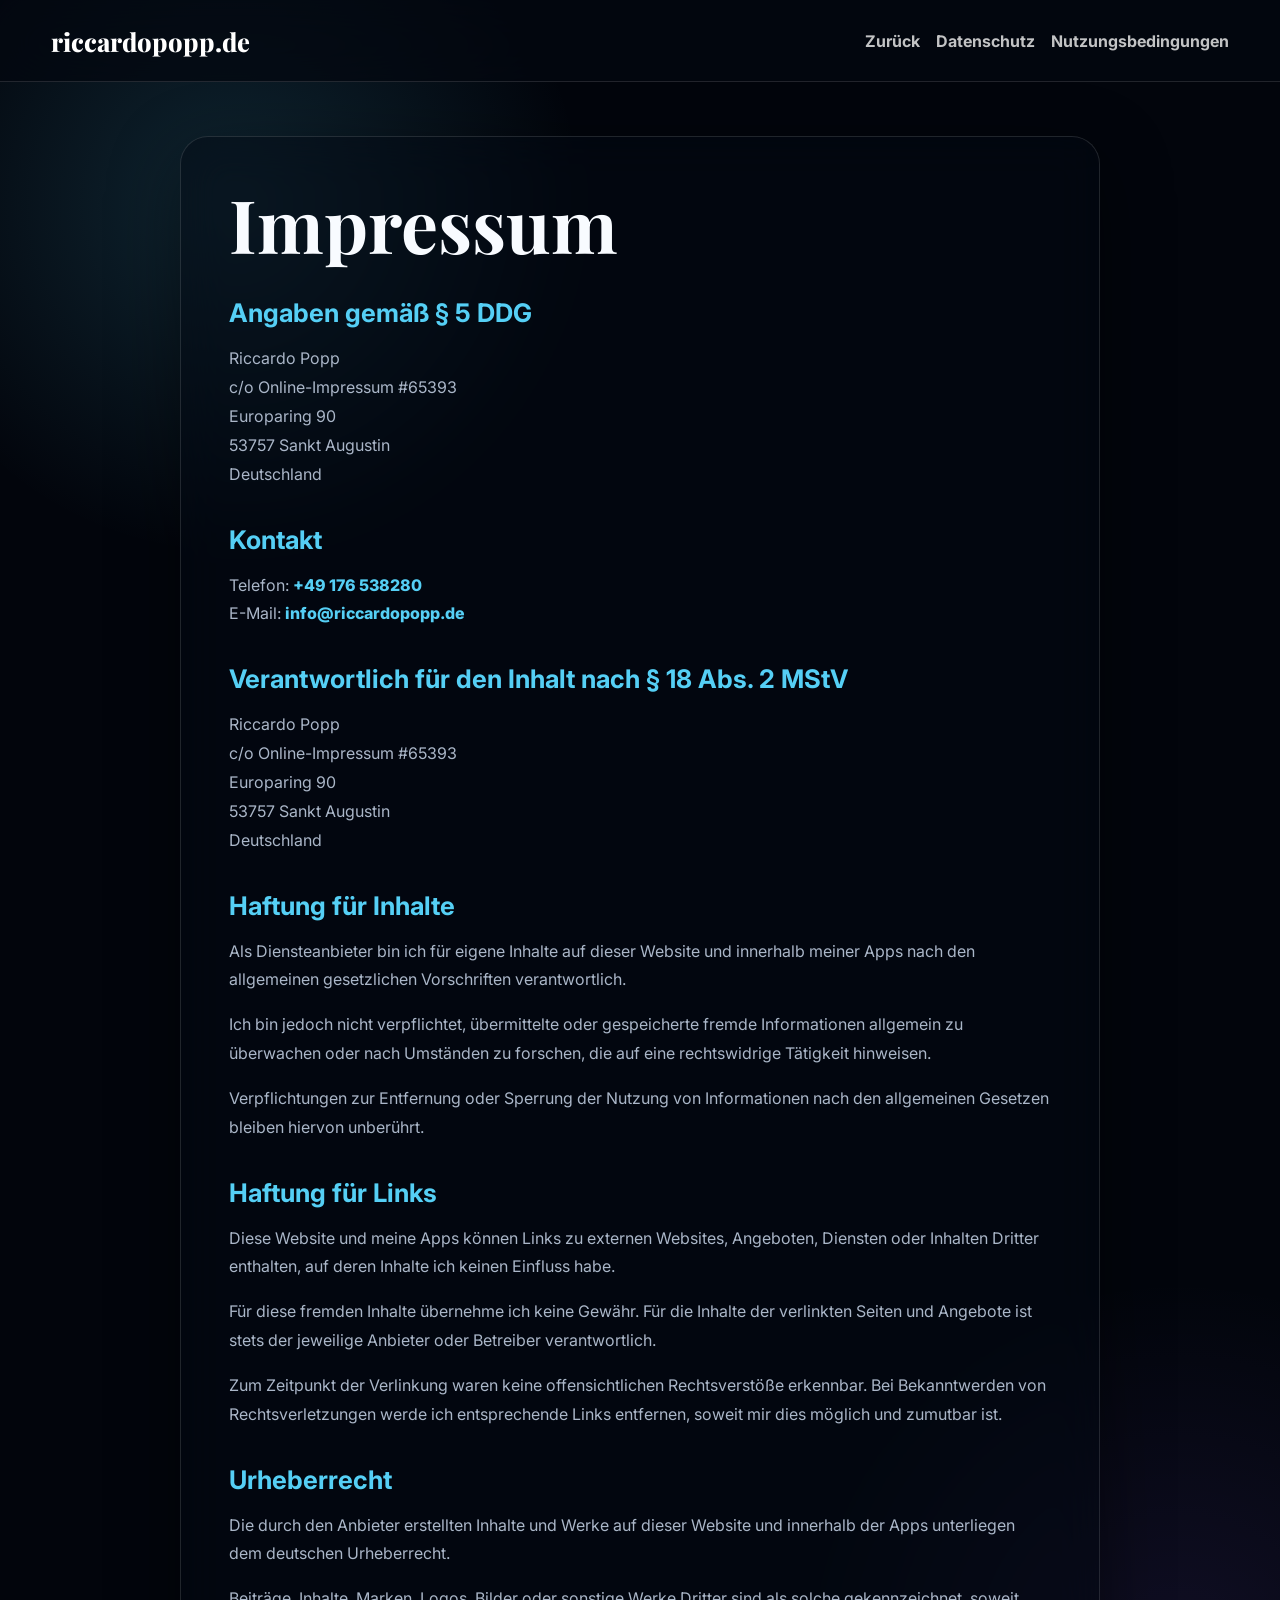
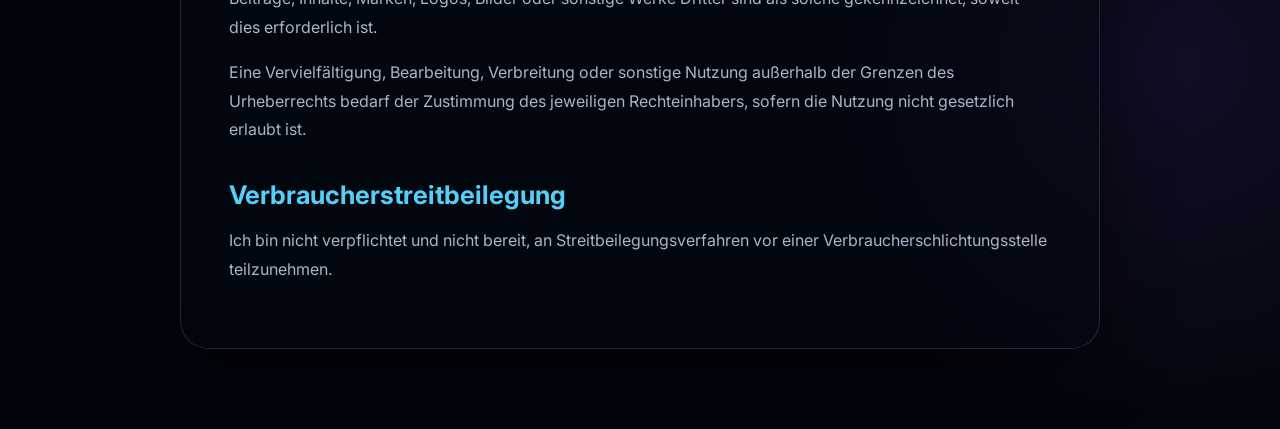
<file: impressum.html>
<!doctype html>
<html lang="de">
  <head>
    <meta charset="UTF-8" />
    <meta name="viewport" content="width=device-width, initial-scale=1.0" />
    <title>Impressum - riccardopopp.de</title>
    <meta name="description" content="Impressum von riccardopopp.de" />
    <link rel="preconnect" href="https://fonts.googleapis.com" />
    <link rel="preconnect" href="https://fonts.gstatic.com" crossorigin />
    <link
      href="https://fonts.googleapis.com/css2?family=Inter:wght@300;400;500;600;700;800&family=Playfair+Display:wght@500;600;700;800&display=swap"
      rel="stylesheet"
    />
    <link rel="stylesheet" href="./styles.css" />
    <link rel="icon" type="image/png" sizes="512x512" href="./favicon.png?v=2" />
    <link rel="shortcut icon" type="image/png" href="./favicon.png?v=2" />
    <link rel="apple-touch-icon" href="./favicon.png?v=2" />
  </head>
  <body class="dark legal-page">
    <header class="site-header legal-header">
      <a class="brand" href="./index.html">riccardopopp.de</a>
      <nav class="legal-nav" aria-label="Rechtliche Navigation">
        <a href="./index.html">Zurück</a>
        <a href="./datenschutz.html">Datenschutz</a>
        <a href="./nutzungsbedingungen.html">Nutzungsbedingungen</a>
      </nav>
    </header>

    <main class="legal-main">
      <article class="legal-card glass-card">
        <h1>Impressum</h1>

        <h2>Angaben gemäß § 5 DDG</h2>
        <p>
          Riccardo Popp<br />
          c/o Online-Impressum #65393<br />
          Europaring 90<br />
          53757 Sankt Augustin<br />
          Deutschland
        </p>

        <h2>Kontakt</h2>
        <p>
          Telefon: <a href="tel:+49176538280">+49 176 538280</a><br />
          E-Mail: <a href="mailto:info@riccardopopp.de">info@riccardopopp.de</a>
        </p>

        <h2>Verantwortlich für den Inhalt nach § 18 Abs. 2 MStV</h2>
        <p>
          Riccardo Popp<br />
          c/o Online-Impressum #65393<br />
          Europaring 90<br />
          53757 Sankt Augustin<br />
          Deutschland
        </p>

        <h2>Haftung für Inhalte</h2>
        <p>
          Als Diensteanbieter bin ich für eigene Inhalte auf dieser Website und innerhalb meiner Apps
          nach den allgemeinen gesetzlichen Vorschriften verantwortlich.
        </p>
        <p>
          Ich bin jedoch nicht verpflichtet, übermittelte oder gespeicherte fremde Informationen
          allgemein zu überwachen oder nach Umständen zu forschen, die auf eine rechtswidrige
          Tätigkeit hinweisen.
        </p>
        <p>
          Verpflichtungen zur Entfernung oder Sperrung der Nutzung von Informationen nach den
          allgemeinen Gesetzen bleiben hiervon unberührt.
        </p>

        <h2>Haftung für Links</h2>
        <p>
          Diese Website und meine Apps können Links zu externen Websites, Angeboten, Diensten oder
          Inhalten Dritter enthalten, auf deren Inhalte ich keinen Einfluss habe.
        </p>
        <p>
          Für diese fremden Inhalte übernehme ich keine Gewähr. Für die Inhalte der verlinkten Seiten
          und Angebote ist stets der jeweilige Anbieter oder Betreiber verantwortlich.
        </p>
        <p>
          Zum Zeitpunkt der Verlinkung waren keine offensichtlichen Rechtsverstöße erkennbar. Bei
          Bekanntwerden von Rechtsverletzungen werde ich entsprechende Links entfernen, soweit mir
          dies möglich und zumutbar ist.
        </p>

        <h2>Urheberrecht</h2>
        <p>
          Die durch den Anbieter erstellten Inhalte und Werke auf dieser Website und innerhalb der
          Apps unterliegen dem deutschen Urheberrecht.
        </p>
        <p>
          Beiträge, Inhalte, Marken, Logos, Bilder oder sonstige Werke Dritter sind als solche
          gekennzeichnet, soweit dies erforderlich ist.
        </p>
        <p>
          Eine Vervielfältigung, Bearbeitung, Verbreitung oder sonstige Nutzung außerhalb der Grenzen
          des Urheberrechts bedarf der Zustimmung des jeweiligen Rechteinhabers, sofern die Nutzung
          nicht gesetzlich erlaubt ist.
        </p>

        <h2>Verbraucherstreitbeilegung</h2>
        <p>
          Ich bin nicht verpflichtet und nicht bereit, an Streitbeilegungsverfahren vor einer
          Verbraucherschlichtungsstelle teilzunehmen.
        </p>
      </article>
    </main>
  </body>
</html>
</file>
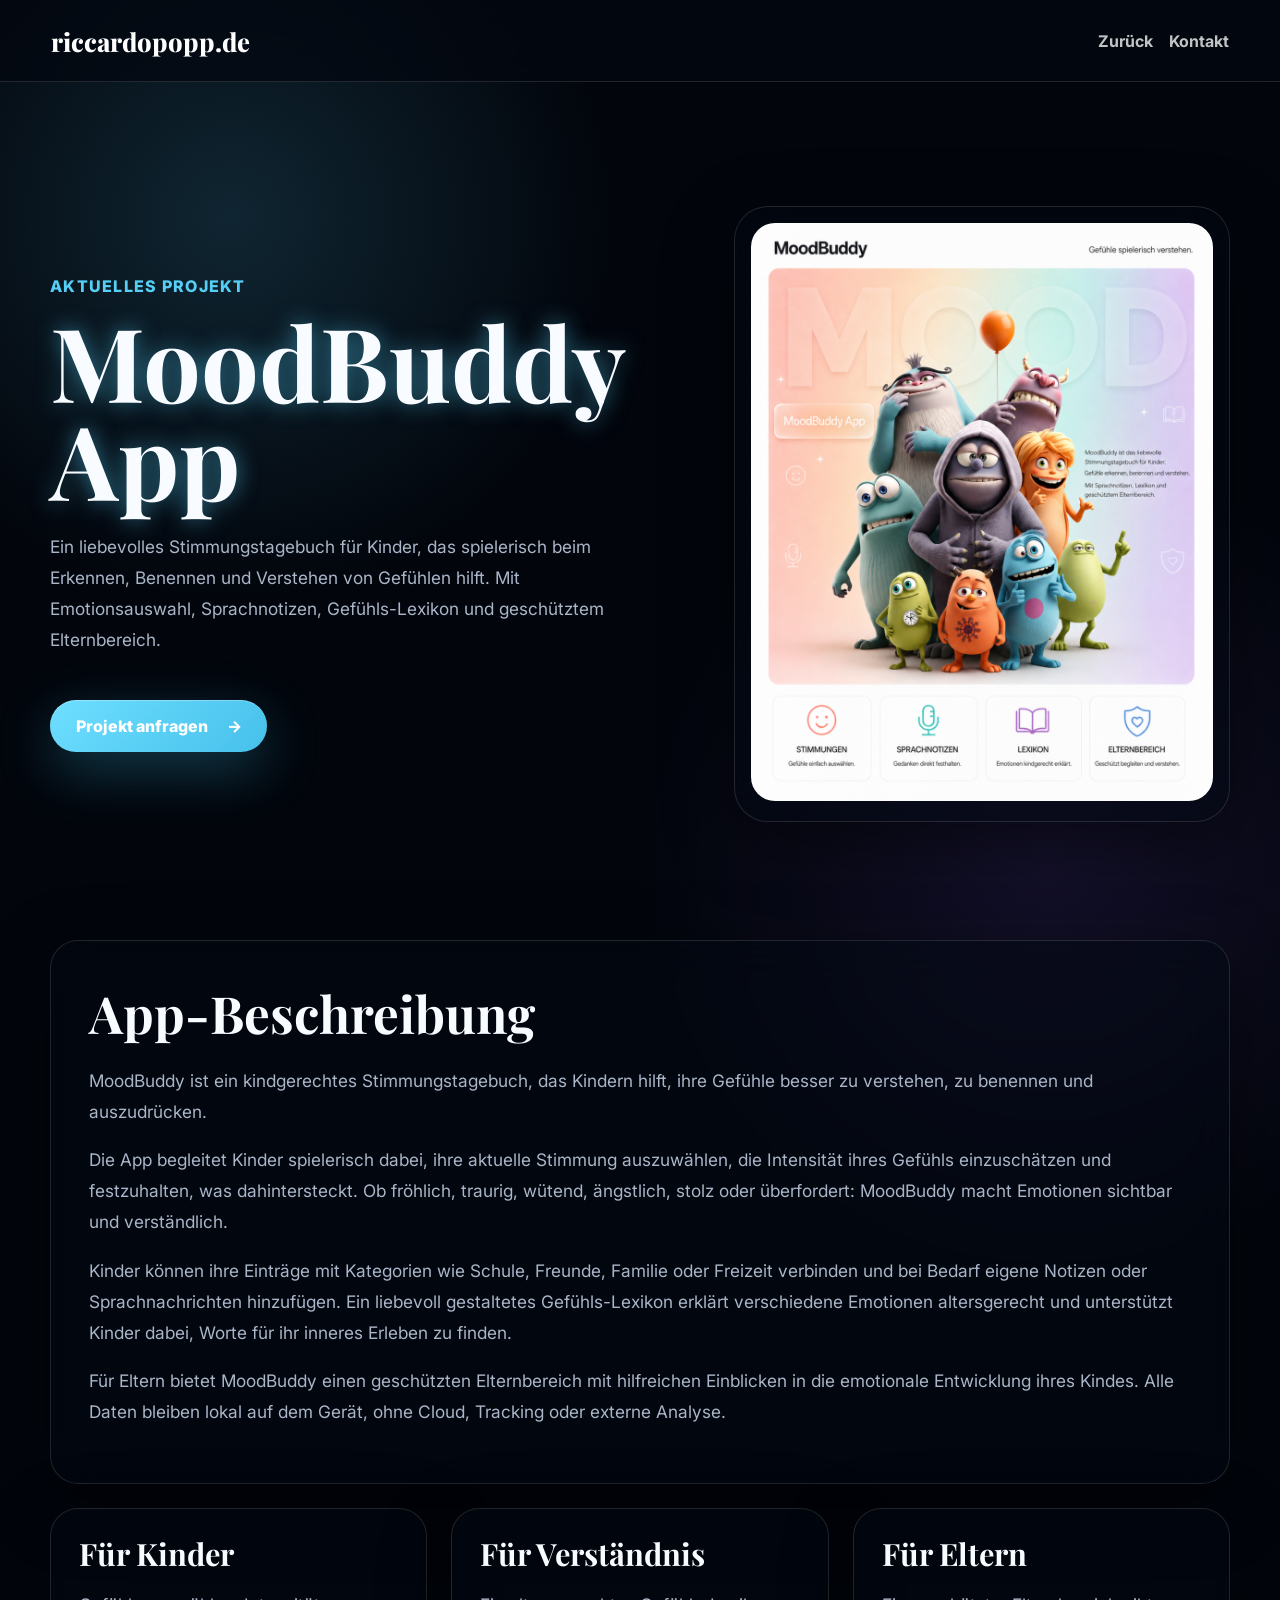
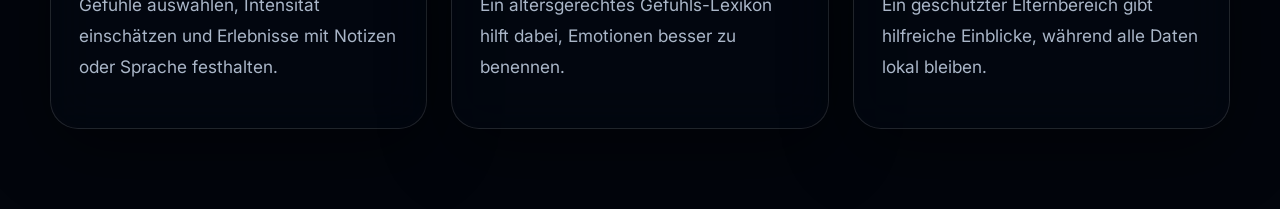
<file: moodbuddy-app.html>
<!doctype html>
<html lang="de">
  <head>
    <meta charset="UTF-8" />
    <meta name="viewport" content="width=device-width, initial-scale=1.0" />
    <title>MoodBuddy App - riccardopopp.de</title>
    <meta
      name="description"
      content="MoodBuddy ist ein kindgerechtes Stimmungstagebuch mit Emotionsauswahl, Sprachnotizen, Gefühls-Lexikon und geschütztem Elternbereich."
    />
    <link rel="preconnect" href="https://fonts.googleapis.com" />
    <link rel="preconnect" href="https://fonts.gstatic.com" crossorigin />
    <link
      href="https://fonts.googleapis.com/css2?family=Inter:wght@300;400;500;600;700;800&family=Playfair+Display:wght@500;600;700;800&display=swap"
      rel="stylesheet"
    />
    <link rel="stylesheet" href="./styles.css" />
    <link rel="icon" type="image/png" sizes="512x512" href="./favicon.png?v=2" />
    <link rel="shortcut icon" type="image/png" href="./favicon.png?v=2" />
    <link rel="apple-touch-icon" href="./favicon.png?v=2" />
  </head>
  <body class="dark project-detail-page">
    <header class="site-header legal-header">
      <a class="brand" href="./index.html">riccardopopp.de</a>
      <nav class="legal-nav" aria-label="Projektnavigation">
        <a href="./index.html#projects">Zurück</a>
        <a href="./index.html#contact">Kontakt</a>
      </nav>
    </header>

    <main class="project-detail-main">
      <section class="project-detail-hero">
        <div>
          <span class="eyebrow">Aktuelles Projekt</span>
          <h1>MoodBuddy App</h1>
          <p>
            Ein liebevolles Stimmungstagebuch für Kinder, das spielerisch beim Erkennen,
            Benennen und Verstehen von Gefühlen hilft. Mit Emotionsauswahl, Sprachnotizen,
            Gefühls-Lexikon und geschütztem Elternbereich.
          </p>
          <a class="hero-cta project-detail-cta" href="./index.html#contact">Projekt anfragen <span>→</span></a>
        </div>
        <div class="project-detail-visual glass-card">
          <img
            src="./assets/moodbuddy-detail.png"
            alt="MoodBuddy App Vorschau"
          />
        </div>
      </section>

      <section class="project-detail-content glass-card">
        <h2>App-Beschreibung</h2>
        <p>
          MoodBuddy ist ein kindgerechtes Stimmungstagebuch, das Kindern hilft, ihre Gefühle
          besser zu verstehen, zu benennen und auszudrücken.
        </p>
        <p>
          Die App begleitet Kinder spielerisch dabei, ihre aktuelle Stimmung auszuwählen, die
          Intensität ihres Gefühls einzuschätzen und festzuhalten, was dahintersteckt. Ob
          fröhlich, traurig, wütend, ängstlich, stolz oder überfordert: MoodBuddy macht
          Emotionen sichtbar und verständlich.
        </p>
        <p>
          Kinder können ihre Einträge mit Kategorien wie Schule, Freunde, Familie oder Freizeit
          verbinden und bei Bedarf eigene Notizen oder Sprachnachrichten hinzufügen. Ein liebevoll
          gestaltetes Gefühls-Lexikon erklärt verschiedene Emotionen altersgerecht und unterstützt
          Kinder dabei, Worte für ihr inneres Erleben zu finden.
        </p>
        <p>
          Für Eltern bietet MoodBuddy einen geschützten Elternbereich mit hilfreichen Einblicken
          in die emotionale Entwicklung ihres Kindes. Alle Daten bleiben lokal auf dem Gerät,
          ohne Cloud, Tracking oder externe Analyse.
        </p>
      </section>

      <section class="project-detail-grid">
        <article class="glass-card">
          <h3>Für Kinder</h3>
          <p>Gefühle auswählen, Intensität einschätzen und Erlebnisse mit Notizen oder Sprache festhalten.</p>
        </article>
        <article class="glass-card">
          <h3>Für Verständnis</h3>
          <p>Ein altersgerechtes Gefühls-Lexikon hilft dabei, Emotionen besser zu benennen.</p>
        </article>
        <article class="glass-card">
          <h3>Für Eltern</h3>
          <p>Ein geschützter Elternbereich gibt hilfreiche Einblicke, während alle Daten lokal bleiben.</p>
        </article>
      </section>
    </main>
  </body>
</html>
</file>
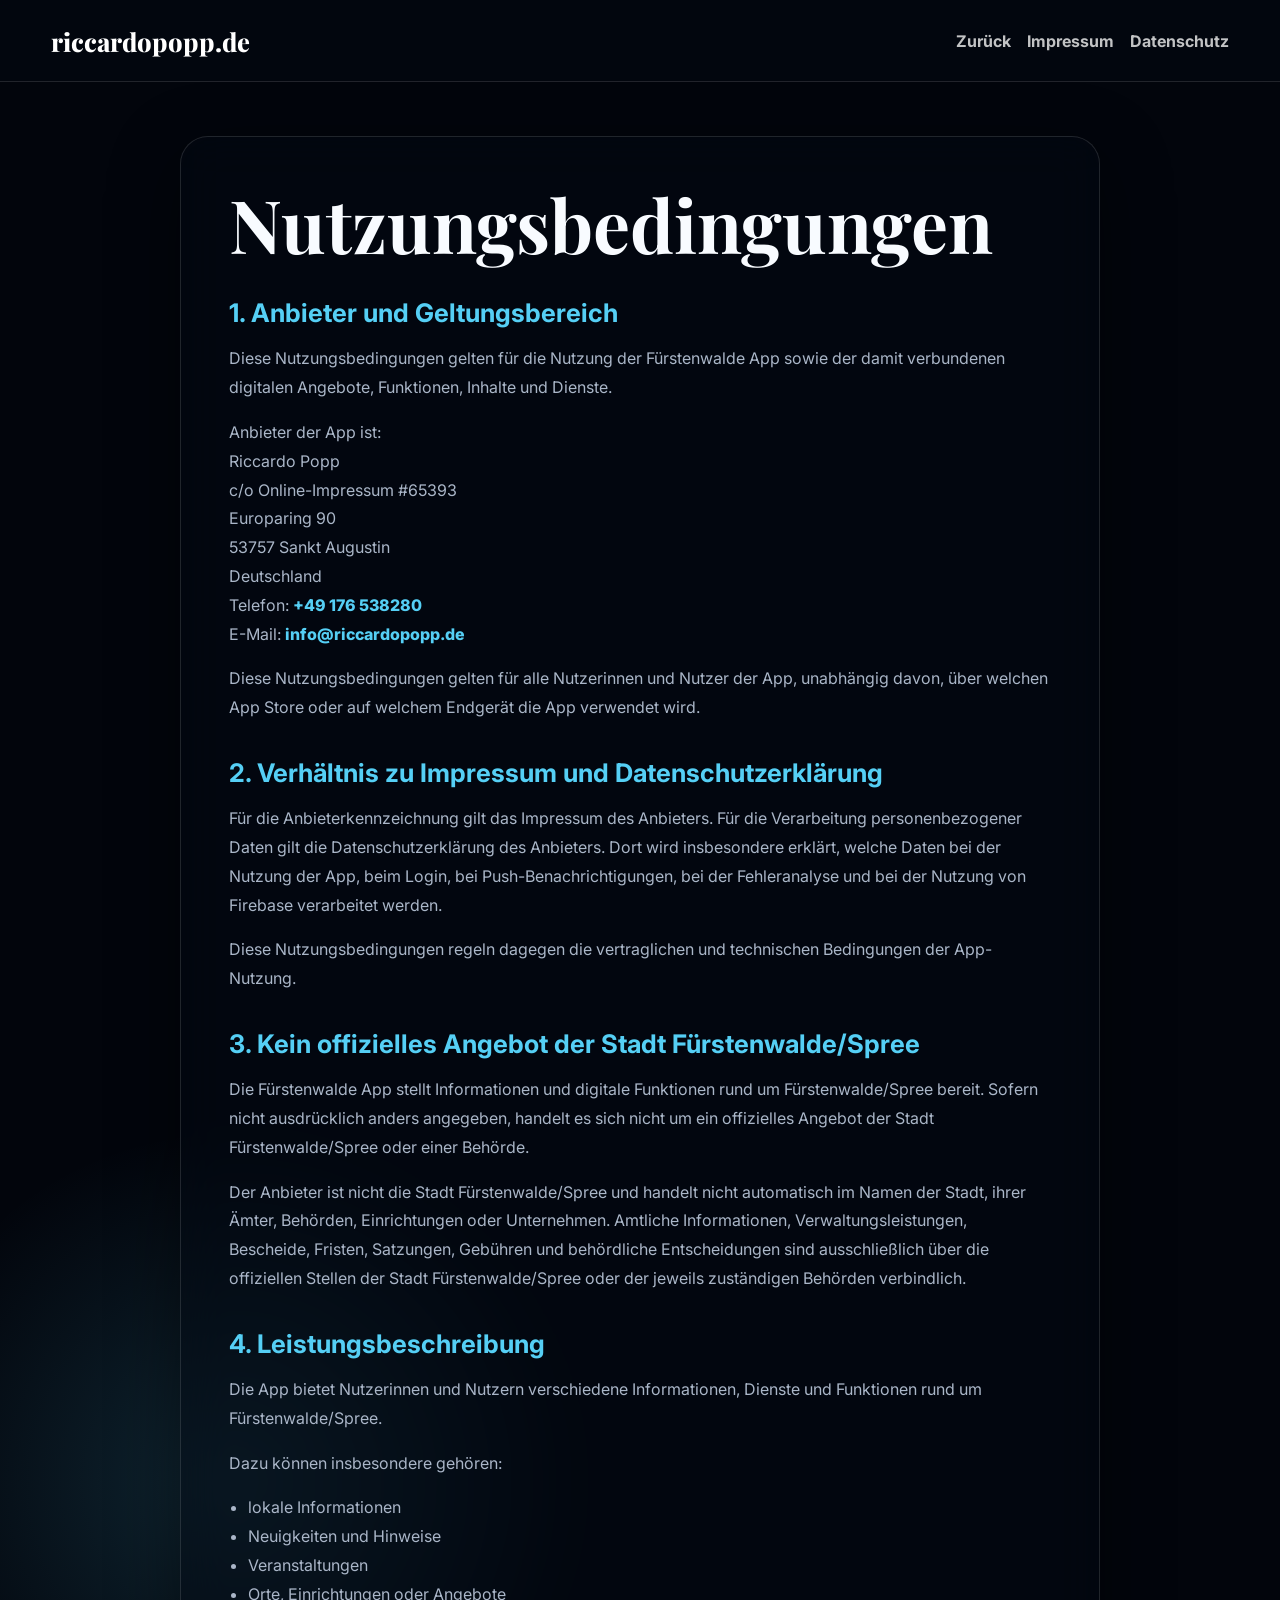
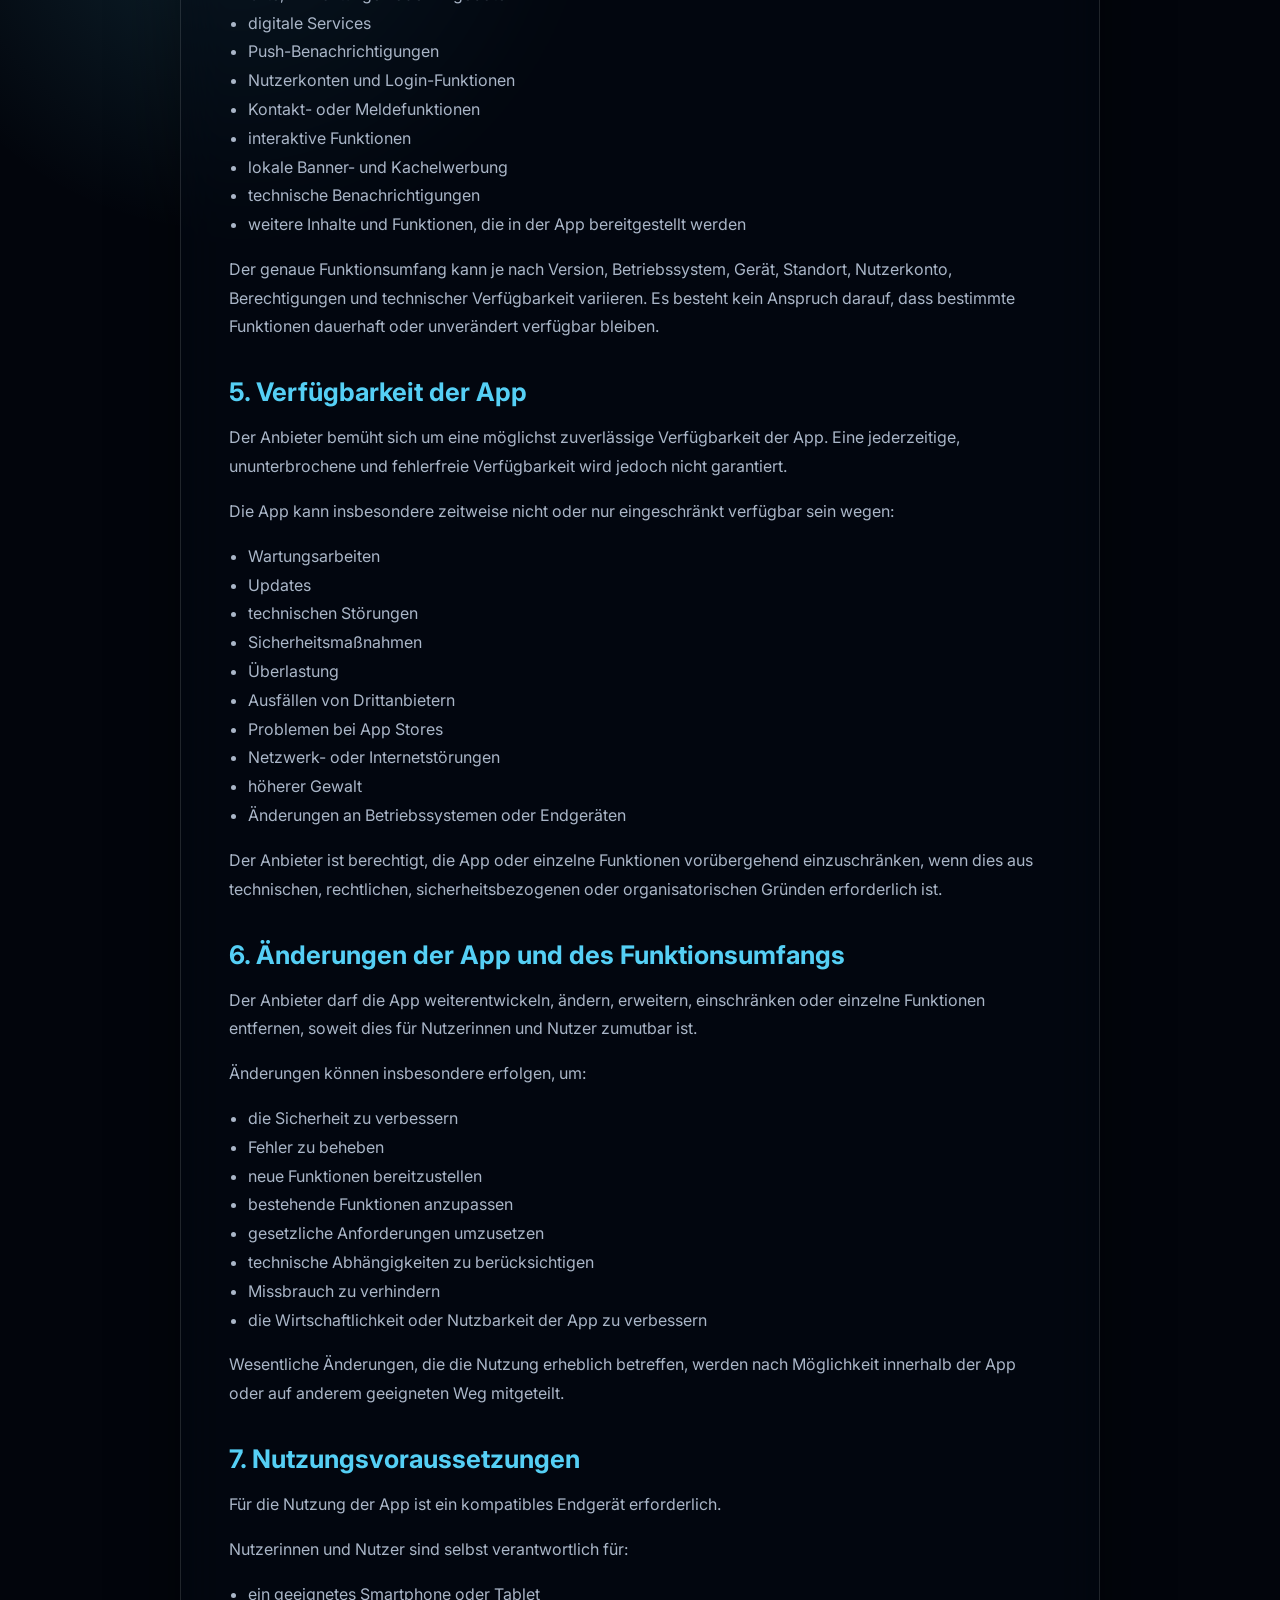
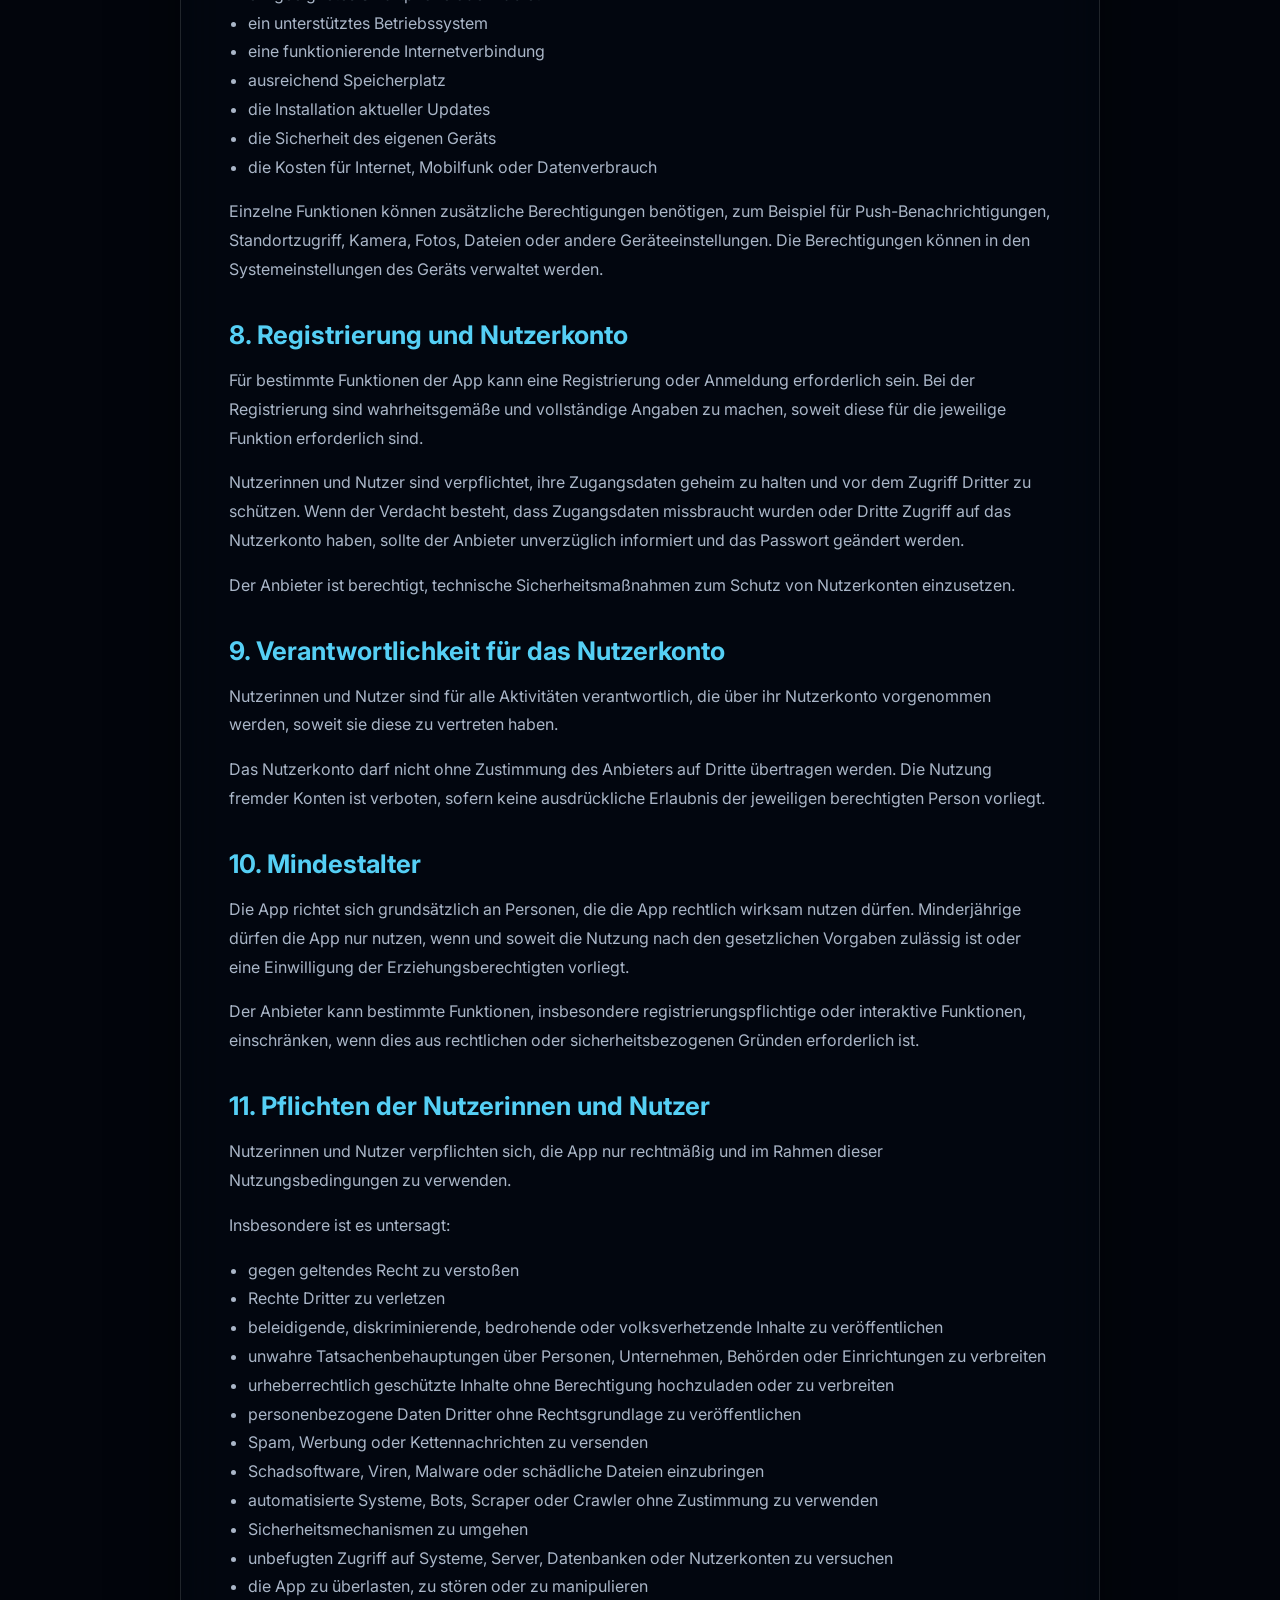
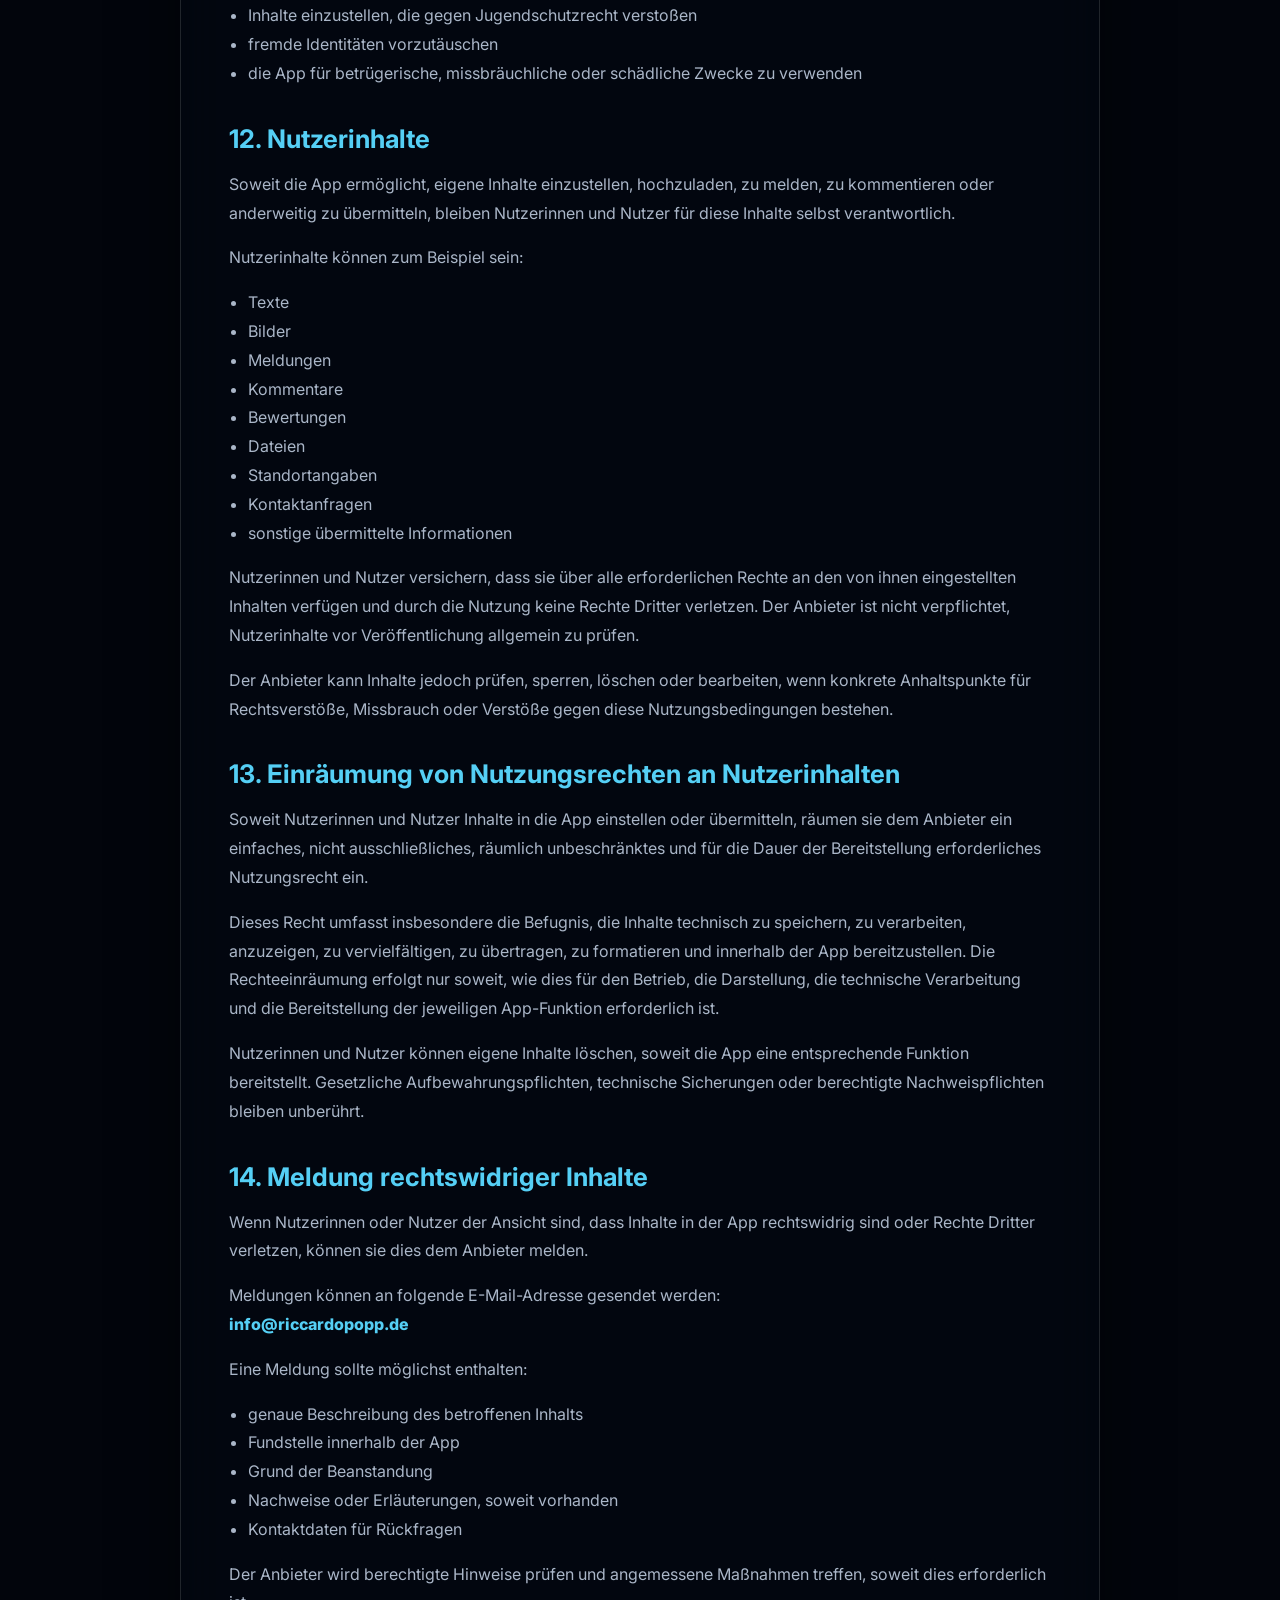
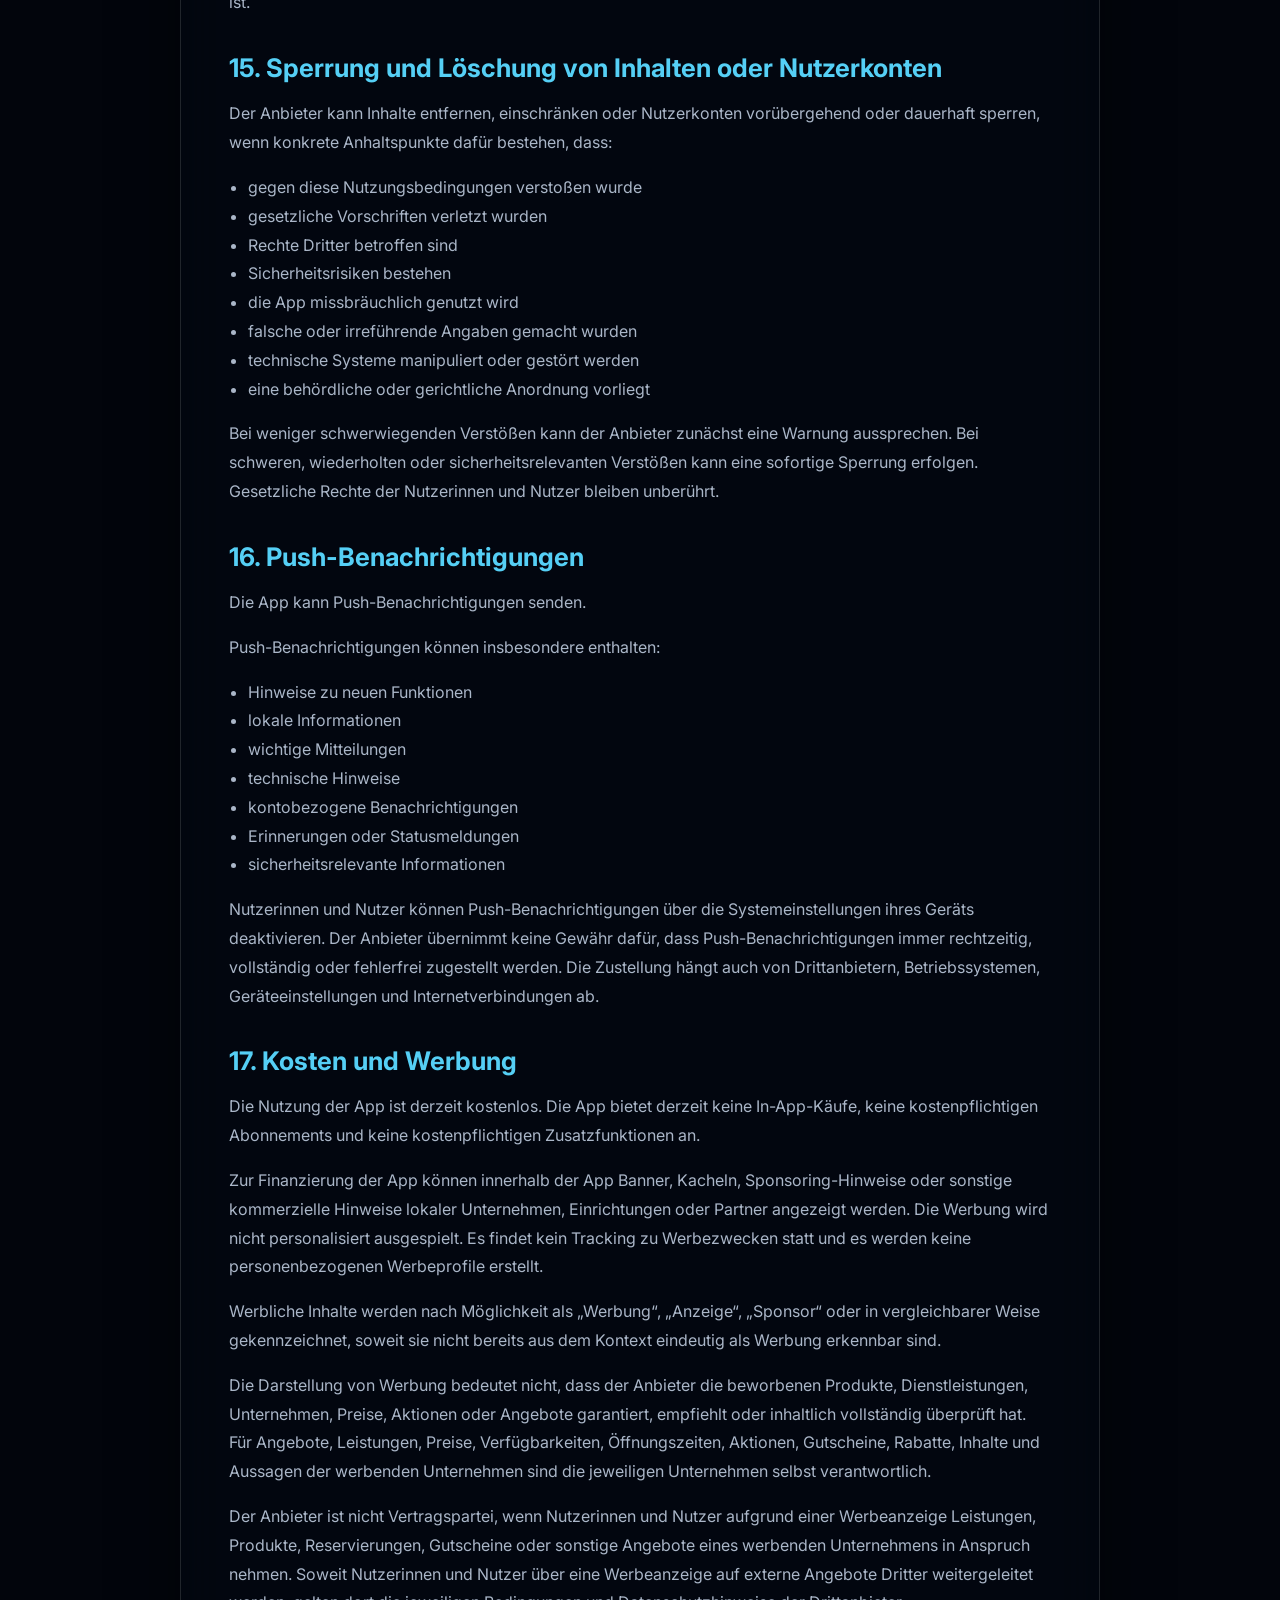
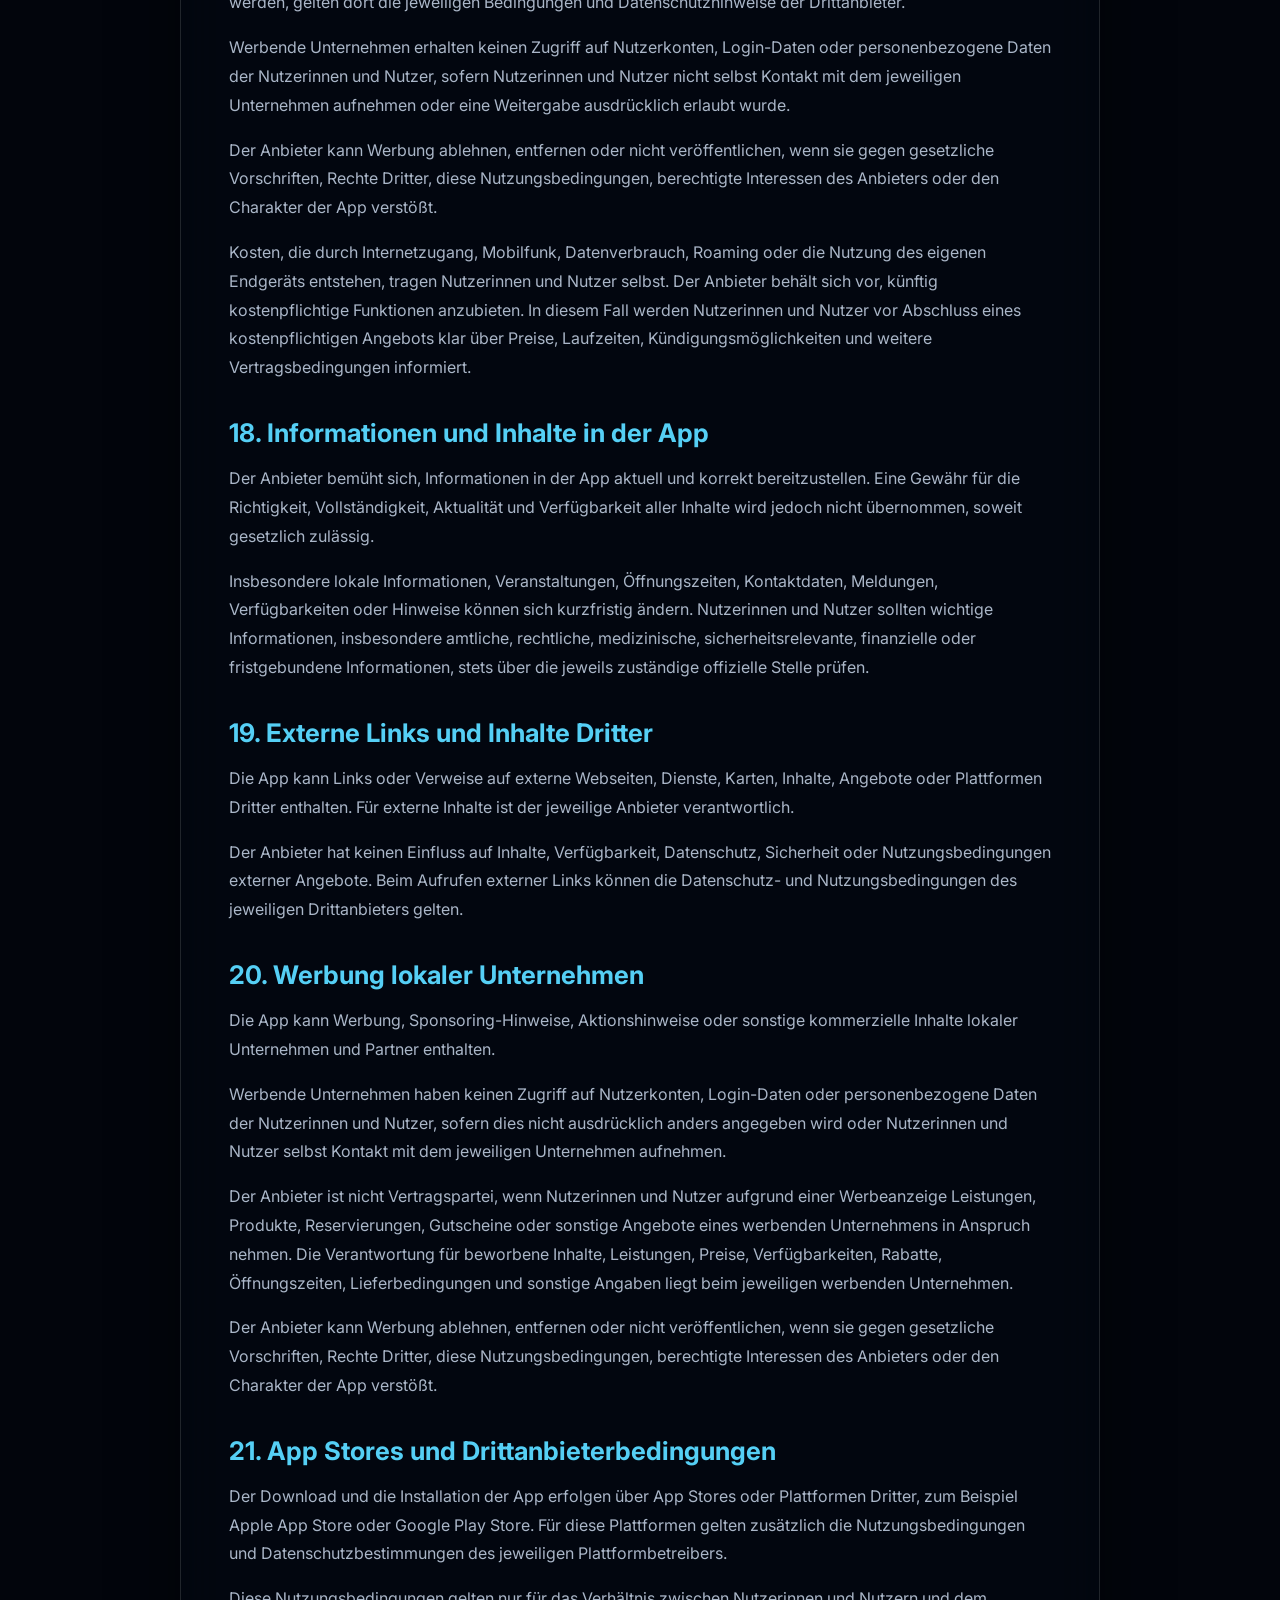
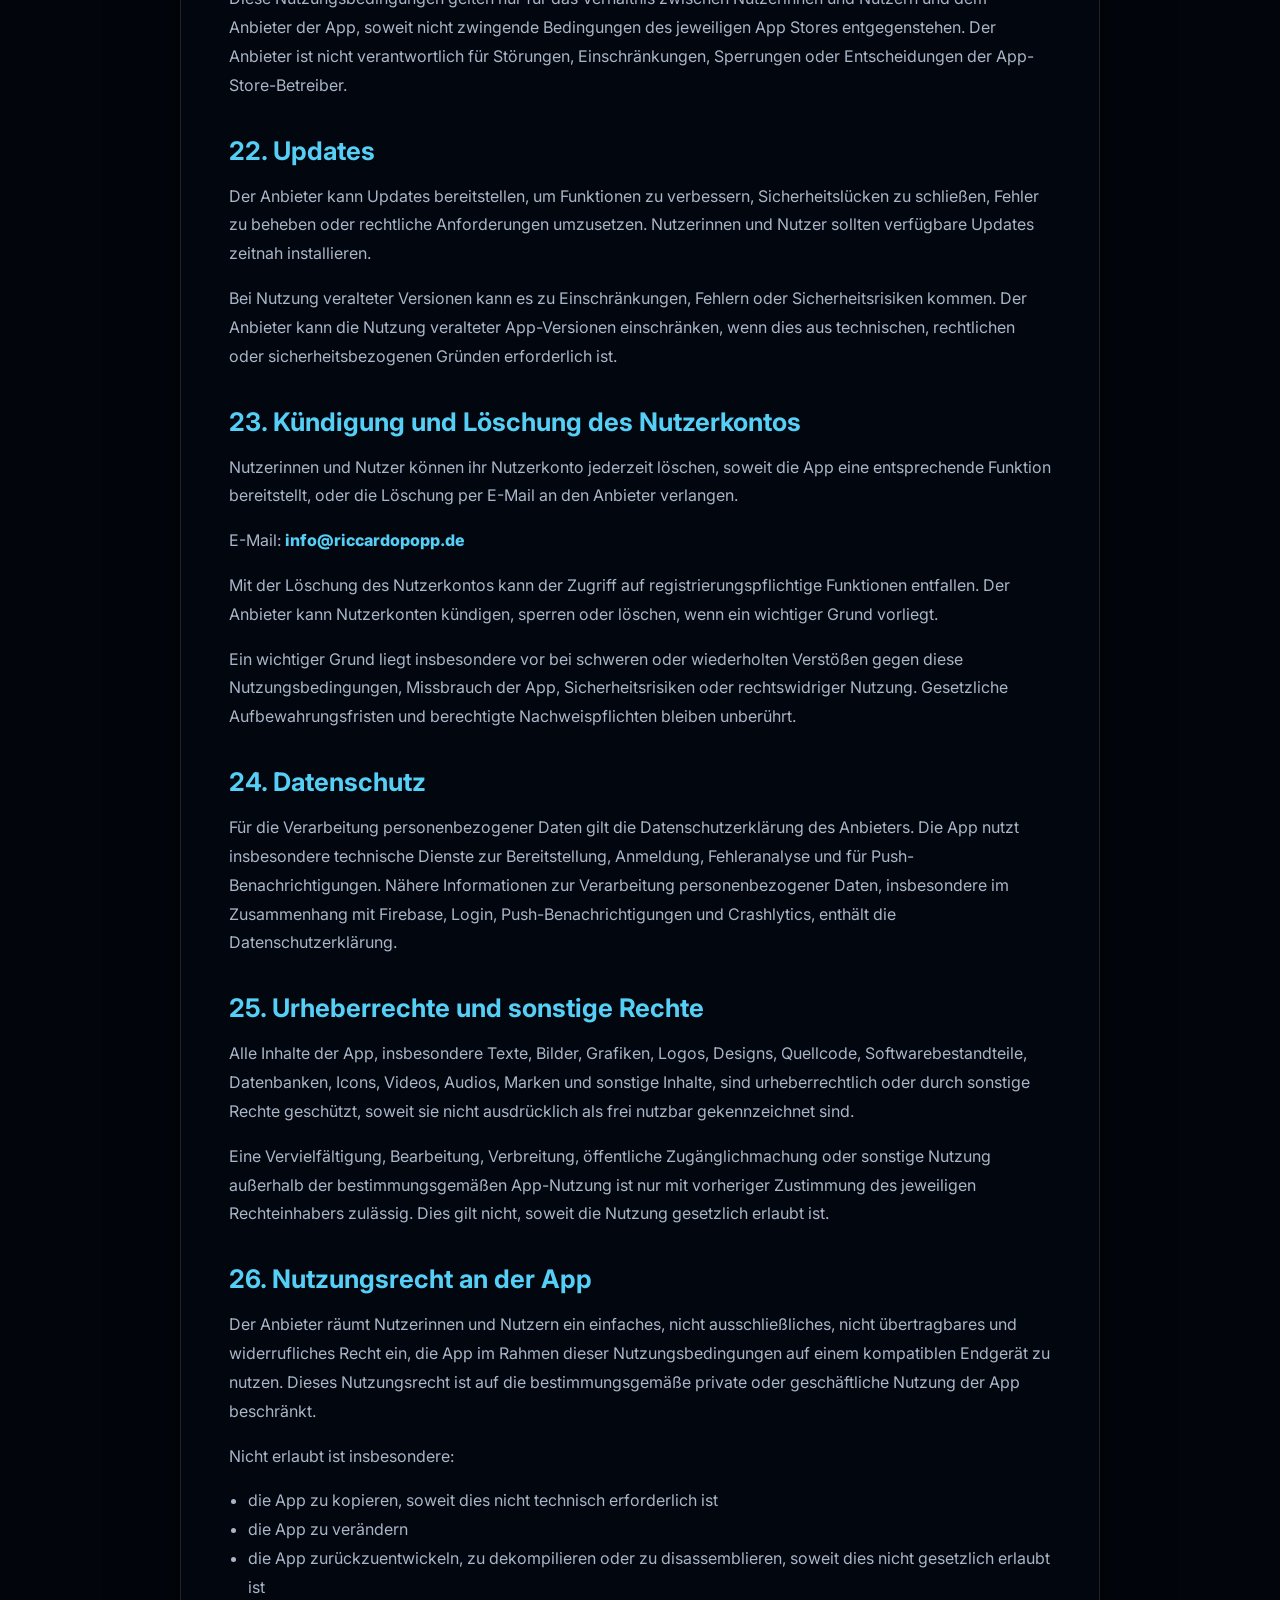
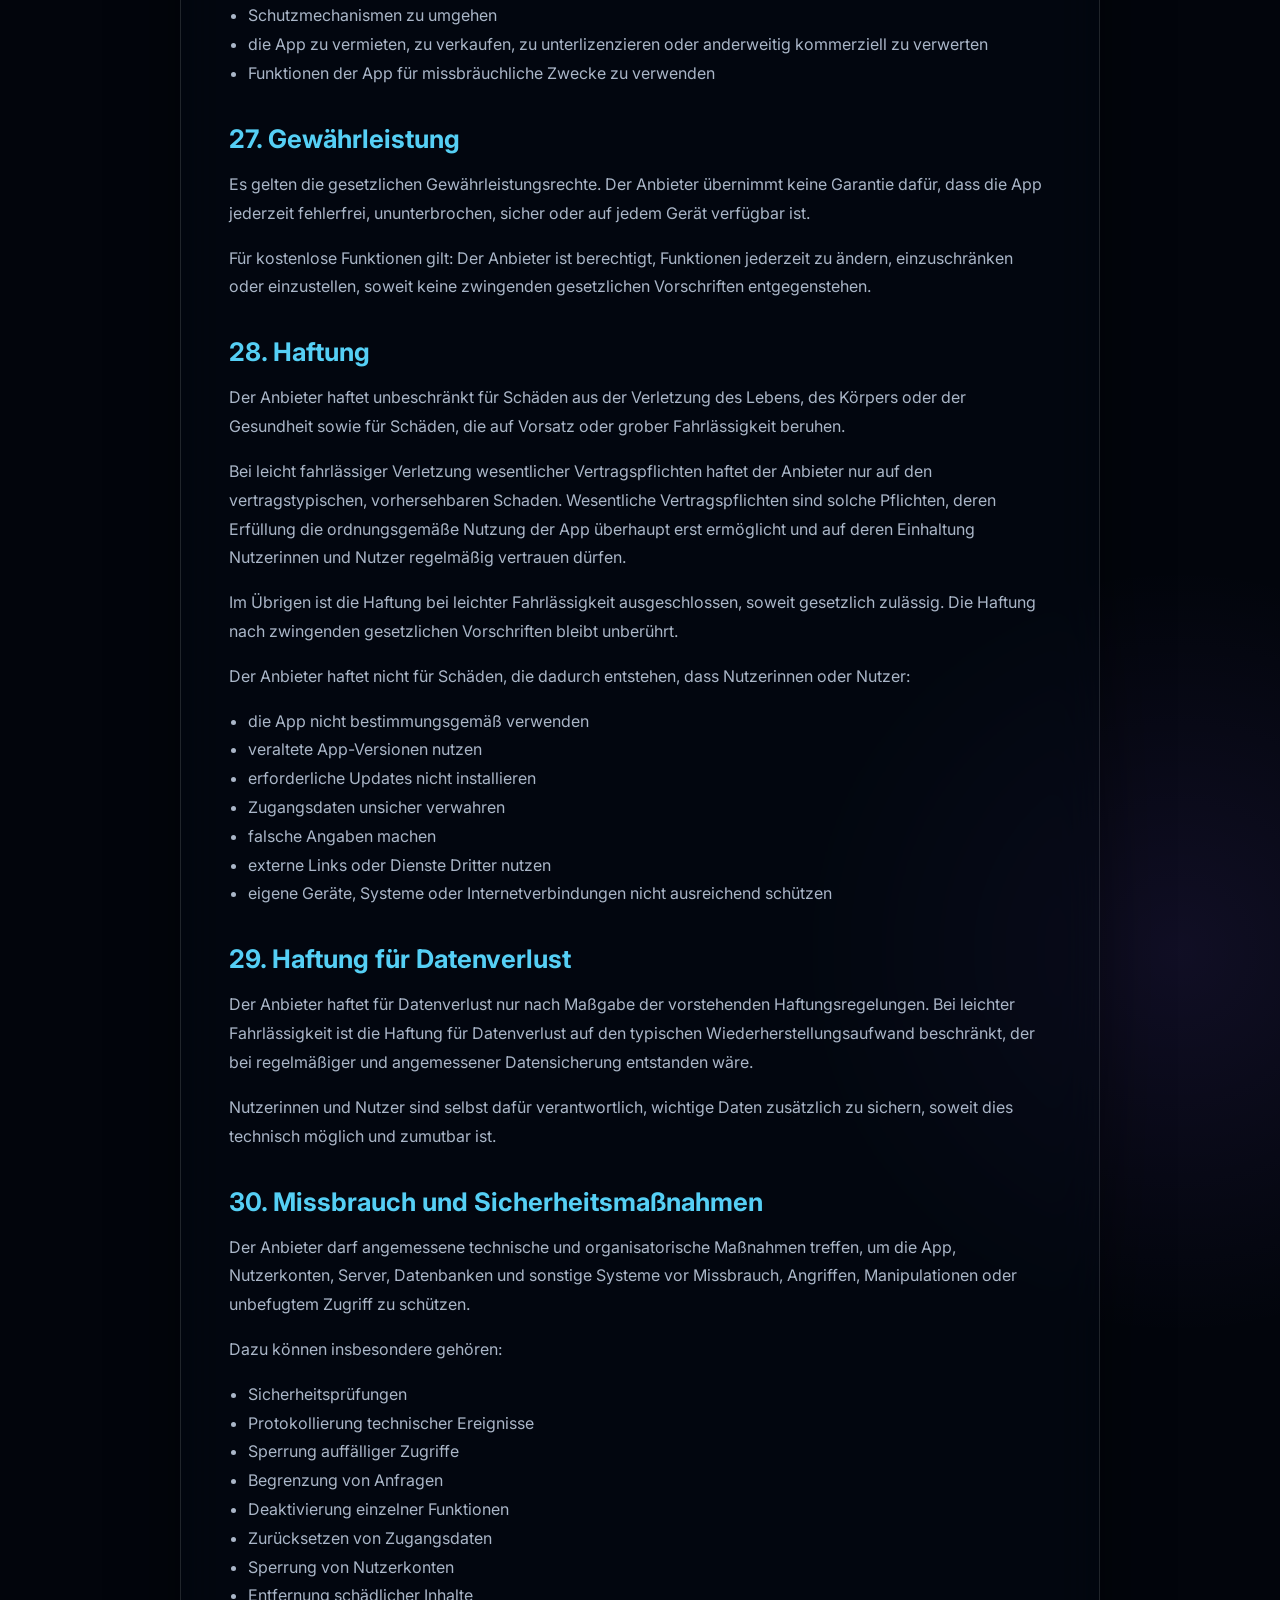
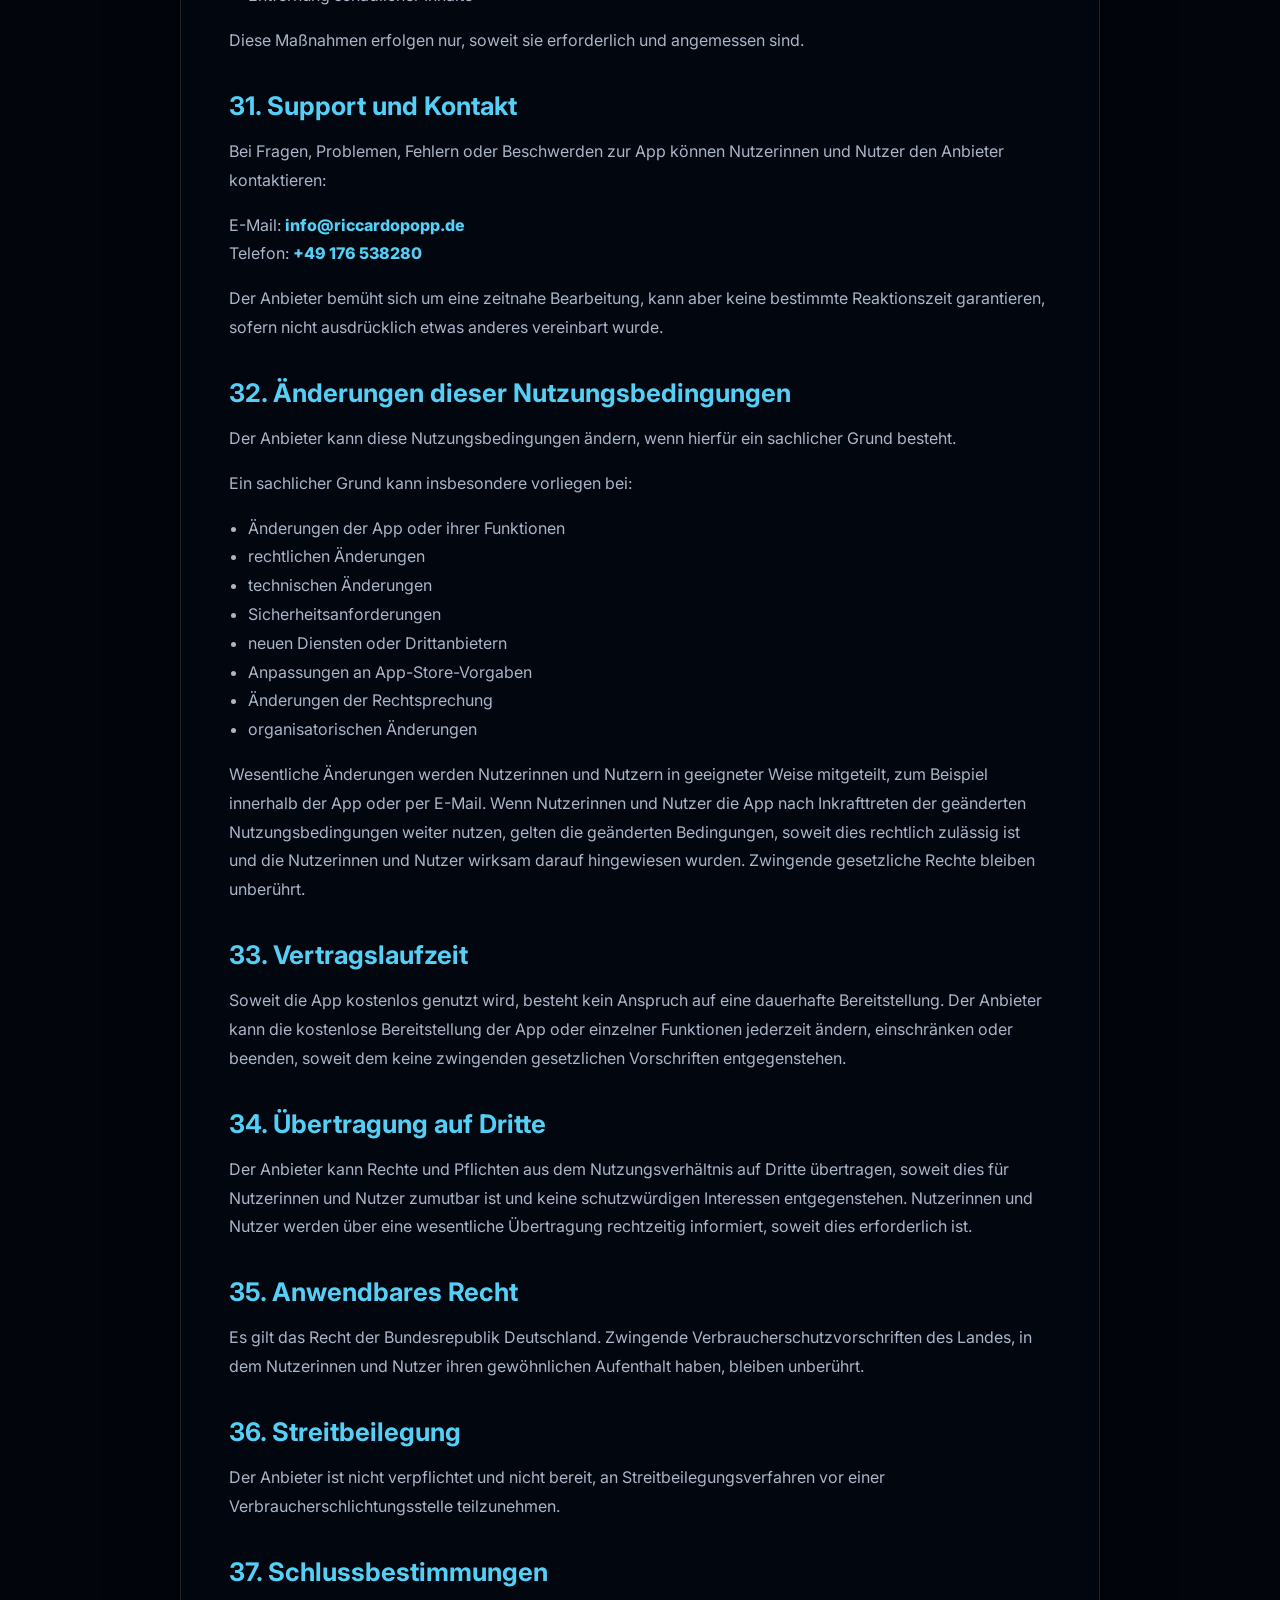
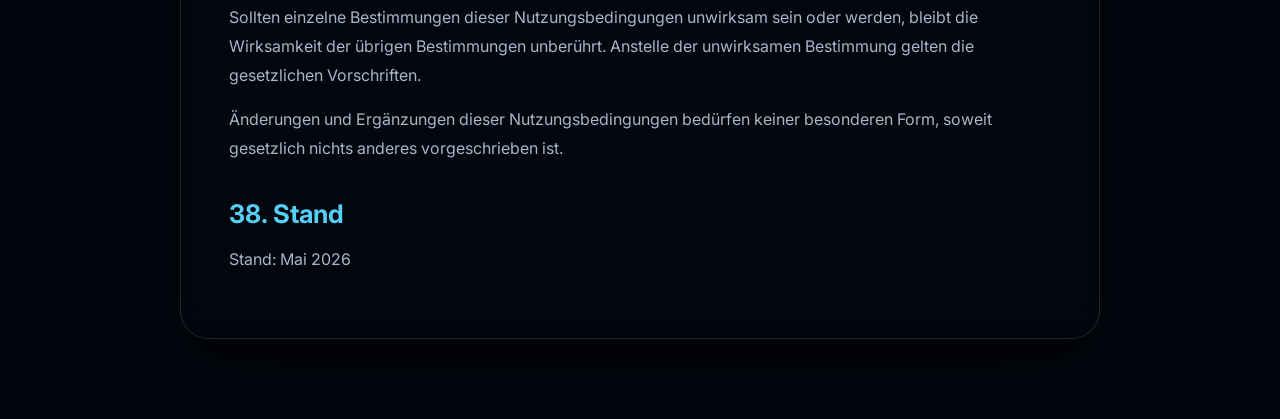
<file: nutzungsbedingungen.html>
<!doctype html>
<html lang="de">
  <head>
    <meta charset="UTF-8" />
    <meta name="viewport" content="width=device-width, initial-scale=1.0" />
    <title>Nutzungsbedingungen - riccardopopp.de</title>
    <meta name="description" content="Nutzungsbedingungen von riccardopopp.de" />
    <link rel="preconnect" href="https://fonts.googleapis.com" />
    <link rel="preconnect" href="https://fonts.gstatic.com" crossorigin />
    <link
      href="https://fonts.googleapis.com/css2?family=Inter:wght@300;400;500;600;700;800&family=Playfair+Display:wght@500;600;700;800&display=swap"
      rel="stylesheet"
    />
    <link rel="stylesheet" href="./styles.css" />
    <link rel="icon" type="image/png" sizes="512x512" href="./favicon.png?v=2" />
    <link rel="shortcut icon" type="image/png" href="./favicon.png?v=2" />
    <link rel="apple-touch-icon" href="./favicon.png?v=2" />
  </head>
  <body class="dark legal-page">
    <header class="site-header legal-header">
      <a class="brand" href="./index.html">riccardopopp.de</a>
      <nav class="legal-nav" aria-label="Rechtliche Navigation">
        <a href="./index.html">Zurück</a>
        <a href="./impressum.html">Impressum</a>
        <a href="./datenschutz.html">Datenschutz</a>
      </nav>
    </header>

    <main class="legal-main">
      <article class="legal-card glass-card">
        <h1>Nutzungsbedingungen</h1>

        <h2>1. Anbieter und Geltungsbereich</h2>
        <p>
          Diese Nutzungsbedingungen gelten für die Nutzung der Fürstenwalde App sowie der damit
          verbundenen digitalen Angebote, Funktionen, Inhalte und Dienste.
        </p>
        <p>
          Anbieter der App ist:<br />
          Riccardo Popp<br />
          c/o Online-Impressum #65393<br />
          Europaring 90<br />
          53757 Sankt Augustin<br />
          Deutschland<br />
          Telefon: <a href="tel:+49176538280">+49 176 538280</a><br />
          E-Mail: <a href="mailto:info@riccardopopp.de">info@riccardopopp.de</a>
        </p>
        <p>
          Diese Nutzungsbedingungen gelten für alle Nutzerinnen und Nutzer der App, unabhängig
          davon, über welchen App Store oder auf welchem Endgerät die App verwendet wird.
        </p>

        <h2>2. Verhältnis zu Impressum und Datenschutzerklärung</h2>
        <p>
          Für die Anbieterkennzeichnung gilt das Impressum des Anbieters. Für die Verarbeitung
          personenbezogener Daten gilt die Datenschutzerklärung des Anbieters. Dort wird
          insbesondere erklärt, welche Daten bei der Nutzung der App, beim Login, bei
          Push-Benachrichtigungen, bei der Fehleranalyse und bei der Nutzung von Firebase verarbeitet
          werden.
        </p>
        <p>
          Diese Nutzungsbedingungen regeln dagegen die vertraglichen und technischen Bedingungen der
          App-Nutzung.
        </p>

        <h2>3. Kein offizielles Angebot der Stadt Fürstenwalde/Spree</h2>
        <p>
          Die Fürstenwalde App stellt Informationen und digitale Funktionen rund um
          Fürstenwalde/Spree bereit. Sofern nicht ausdrücklich anders angegeben, handelt es sich
          nicht um ein offizielles Angebot der Stadt Fürstenwalde/Spree oder einer Behörde.
        </p>
        <p>
          Der Anbieter ist nicht die Stadt Fürstenwalde/Spree und handelt nicht automatisch im Namen
          der Stadt, ihrer Ämter, Behörden, Einrichtungen oder Unternehmen. Amtliche Informationen,
          Verwaltungsleistungen, Bescheide, Fristen, Satzungen, Gebühren und behördliche
          Entscheidungen sind ausschließlich über die offiziellen Stellen der Stadt Fürstenwalde/Spree
          oder der jeweils zuständigen Behörden verbindlich.
        </p>

        <h2>4. Leistungsbeschreibung</h2>
        <p>
          Die App bietet Nutzerinnen und Nutzern verschiedene Informationen, Dienste und Funktionen
          rund um Fürstenwalde/Spree.
        </p>
        <p>Dazu können insbesondere gehören:</p>
        <ul>
          <li>lokale Informationen</li>
          <li>Neuigkeiten und Hinweise</li>
          <li>Veranstaltungen</li>
          <li>Orte, Einrichtungen oder Angebote</li>
          <li>digitale Services</li>
          <li>Push-Benachrichtigungen</li>
          <li>Nutzerkonten und Login-Funktionen</li>
          <li>Kontakt- oder Meldefunktionen</li>
          <li>interaktive Funktionen</li>
          <li>lokale Banner- und Kachelwerbung</li>
          <li>technische Benachrichtigungen</li>
          <li>weitere Inhalte und Funktionen, die in der App bereitgestellt werden</li>
        </ul>
        <p>
          Der genaue Funktionsumfang kann je nach Version, Betriebssystem, Gerät, Standort,
          Nutzerkonto, Berechtigungen und technischer Verfügbarkeit variieren. Es besteht kein
          Anspruch darauf, dass bestimmte Funktionen dauerhaft oder unverändert verfügbar bleiben.
        </p>

        <h2>5. Verfügbarkeit der App</h2>
        <p>
          Der Anbieter bemüht sich um eine möglichst zuverlässige Verfügbarkeit der App. Eine
          jederzeitige, ununterbrochene und fehlerfreie Verfügbarkeit wird jedoch nicht garantiert.
        </p>
        <p>Die App kann insbesondere zeitweise nicht oder nur eingeschränkt verfügbar sein wegen:</p>
        <ul>
          <li>Wartungsarbeiten</li>
          <li>Updates</li>
          <li>technischen Störungen</li>
          <li>Sicherheitsmaßnahmen</li>
          <li>Überlastung</li>
          <li>Ausfällen von Drittanbietern</li>
          <li>Problemen bei App Stores</li>
          <li>Netzwerk- oder Internetstörungen</li>
          <li>höherer Gewalt</li>
          <li>Änderungen an Betriebssystemen oder Endgeräten</li>
        </ul>
        <p>
          Der Anbieter ist berechtigt, die App oder einzelne Funktionen vorübergehend einzuschränken,
          wenn dies aus technischen, rechtlichen, sicherheitsbezogenen oder organisatorischen Gründen
          erforderlich ist.
        </p>

        <h2>6. Änderungen der App und des Funktionsumfangs</h2>
        <p>
          Der Anbieter darf die App weiterentwickeln, ändern, erweitern, einschränken oder einzelne
          Funktionen entfernen, soweit dies für Nutzerinnen und Nutzer zumutbar ist.
        </p>
        <p>Änderungen können insbesondere erfolgen, um:</p>
        <ul>
          <li>die Sicherheit zu verbessern</li>
          <li>Fehler zu beheben</li>
          <li>neue Funktionen bereitzustellen</li>
          <li>bestehende Funktionen anzupassen</li>
          <li>gesetzliche Anforderungen umzusetzen</li>
          <li>technische Abhängigkeiten zu berücksichtigen</li>
          <li>Missbrauch zu verhindern</li>
          <li>die Wirtschaftlichkeit oder Nutzbarkeit der App zu verbessern</li>
        </ul>
        <p>
          Wesentliche Änderungen, die die Nutzung erheblich betreffen, werden nach Möglichkeit
          innerhalb der App oder auf anderem geeigneten Weg mitgeteilt.
        </p>

        <h2>7. Nutzungsvoraussetzungen</h2>
        <p>Für die Nutzung der App ist ein kompatibles Endgerät erforderlich.</p>
        <p>Nutzerinnen und Nutzer sind selbst verantwortlich für:</p>
        <ul>
          <li>ein geeignetes Smartphone oder Tablet</li>
          <li>ein unterstütztes Betriebssystem</li>
          <li>eine funktionierende Internetverbindung</li>
          <li>ausreichend Speicherplatz</li>
          <li>die Installation aktueller Updates</li>
          <li>die Sicherheit des eigenen Geräts</li>
          <li>die Kosten für Internet, Mobilfunk oder Datenverbrauch</li>
        </ul>
        <p>
          Einzelne Funktionen können zusätzliche Berechtigungen benötigen, zum Beispiel für
          Push-Benachrichtigungen, Standortzugriff, Kamera, Fotos, Dateien oder andere
          Geräteeinstellungen. Die Berechtigungen können in den Systemeinstellungen des Geräts
          verwaltet werden.
        </p>

        <h2>8. Registrierung und Nutzerkonto</h2>
        <p>
          Für bestimmte Funktionen der App kann eine Registrierung oder Anmeldung erforderlich sein.
          Bei der Registrierung sind wahrheitsgemäße und vollständige Angaben zu machen, soweit diese
          für die jeweilige Funktion erforderlich sind.
        </p>
        <p>
          Nutzerinnen und Nutzer sind verpflichtet, ihre Zugangsdaten geheim zu halten und vor dem
          Zugriff Dritter zu schützen. Wenn der Verdacht besteht, dass Zugangsdaten missbraucht
          wurden oder Dritte Zugriff auf das Nutzerkonto haben, sollte der Anbieter unverzüglich
          informiert und das Passwort geändert werden.
        </p>
        <p>Der Anbieter ist berechtigt, technische Sicherheitsmaßnahmen zum Schutz von Nutzerkonten einzusetzen.</p>

        <h2>9. Verantwortlichkeit für das Nutzerkonto</h2>
        <p>
          Nutzerinnen und Nutzer sind für alle Aktivitäten verantwortlich, die über ihr Nutzerkonto
          vorgenommen werden, soweit sie diese zu vertreten haben.
        </p>
        <p>
          Das Nutzerkonto darf nicht ohne Zustimmung des Anbieters auf Dritte übertragen werden. Die
          Nutzung fremder Konten ist verboten, sofern keine ausdrückliche Erlaubnis der jeweiligen
          berechtigten Person vorliegt.
        </p>

        <h2>10. Mindestalter</h2>
        <p>
          Die App richtet sich grundsätzlich an Personen, die die App rechtlich wirksam nutzen
          dürfen. Minderjährige dürfen die App nur nutzen, wenn und soweit die Nutzung nach den
          gesetzlichen Vorgaben zulässig ist oder eine Einwilligung der Erziehungsberechtigten
          vorliegt.
        </p>
        <p>
          Der Anbieter kann bestimmte Funktionen, insbesondere registrierungspflichtige oder
          interaktive Funktionen, einschränken, wenn dies aus rechtlichen oder sicherheitsbezogenen
          Gründen erforderlich ist.
        </p>

        <h2>11. Pflichten der Nutzerinnen und Nutzer</h2>
        <p>
          Nutzerinnen und Nutzer verpflichten sich, die App nur rechtmäßig und im Rahmen dieser
          Nutzungsbedingungen zu verwenden.
        </p>
        <p>Insbesondere ist es untersagt:</p>
        <ul>
          <li>gegen geltendes Recht zu verstoßen</li>
          <li>Rechte Dritter zu verletzen</li>
          <li>beleidigende, diskriminierende, bedrohende oder volksverhetzende Inhalte zu veröffentlichen</li>
          <li>unwahre Tatsachenbehauptungen über Personen, Unternehmen, Behörden oder Einrichtungen zu verbreiten</li>
          <li>urheberrechtlich geschützte Inhalte ohne Berechtigung hochzuladen oder zu verbreiten</li>
          <li>personenbezogene Daten Dritter ohne Rechtsgrundlage zu veröffentlichen</li>
          <li>Spam, Werbung oder Kettennachrichten zu versenden</li>
          <li>Schadsoftware, Viren, Malware oder schädliche Dateien einzubringen</li>
          <li>automatisierte Systeme, Bots, Scraper oder Crawler ohne Zustimmung zu verwenden</li>
          <li>Sicherheitsmechanismen zu umgehen</li>
          <li>unbefugten Zugriff auf Systeme, Server, Datenbanken oder Nutzerkonten zu versuchen</li>
          <li>die App zu überlasten, zu stören oder zu manipulieren</li>
          <li>Inhalte einzustellen, die gegen Jugendschutzrecht verstoßen</li>
          <li>fremde Identitäten vorzutäuschen</li>
          <li>die App für betrügerische, missbräuchliche oder schädliche Zwecke zu verwenden</li>
        </ul>

        <h2>12. Nutzerinhalte</h2>
        <p>
          Soweit die App ermöglicht, eigene Inhalte einzustellen, hochzuladen, zu melden, zu
          kommentieren oder anderweitig zu übermitteln, bleiben Nutzerinnen und Nutzer für diese
          Inhalte selbst verantwortlich.
        </p>
        <p>Nutzerinhalte können zum Beispiel sein:</p>
        <ul>
          <li>Texte</li>
          <li>Bilder</li>
          <li>Meldungen</li>
          <li>Kommentare</li>
          <li>Bewertungen</li>
          <li>Dateien</li>
          <li>Standortangaben</li>
          <li>Kontaktanfragen</li>
          <li>sonstige übermittelte Informationen</li>
        </ul>
        <p>
          Nutzerinnen und Nutzer versichern, dass sie über alle erforderlichen Rechte an den von
          ihnen eingestellten Inhalten verfügen und durch die Nutzung keine Rechte Dritter verletzen.
          Der Anbieter ist nicht verpflichtet, Nutzerinhalte vor Veröffentlichung allgemein zu prüfen.
        </p>
        <p>
          Der Anbieter kann Inhalte jedoch prüfen, sperren, löschen oder bearbeiten, wenn konkrete
          Anhaltspunkte für Rechtsverstöße, Missbrauch oder Verstöße gegen diese Nutzungsbedingungen
          bestehen.
        </p>

        <h2>13. Einräumung von Nutzungsrechten an Nutzerinhalten</h2>
        <p>
          Soweit Nutzerinnen und Nutzer Inhalte in die App einstellen oder übermitteln, räumen sie
          dem Anbieter ein einfaches, nicht ausschließliches, räumlich unbeschränktes und für die
          Dauer der Bereitstellung erforderliches Nutzungsrecht ein.
        </p>
        <p>
          Dieses Recht umfasst insbesondere die Befugnis, die Inhalte technisch zu speichern, zu
          verarbeiten, anzuzeigen, zu vervielfältigen, zu übertragen, zu formatieren und innerhalb
          der App bereitzustellen. Die Rechteeinräumung erfolgt nur soweit, wie dies für den Betrieb,
          die Darstellung, die technische Verarbeitung und die Bereitstellung der jeweiligen
          App-Funktion erforderlich ist.
        </p>
        <p>
          Nutzerinnen und Nutzer können eigene Inhalte löschen, soweit die App eine entsprechende
          Funktion bereitstellt. Gesetzliche Aufbewahrungspflichten, technische Sicherungen oder
          berechtigte Nachweispflichten bleiben unberührt.
        </p>

        <h2>14. Meldung rechtswidriger Inhalte</h2>
        <p>
          Wenn Nutzerinnen oder Nutzer der Ansicht sind, dass Inhalte in der App rechtswidrig sind
          oder Rechte Dritter verletzen, können sie dies dem Anbieter melden.
        </p>
        <p>
          Meldungen können an folgende E-Mail-Adresse gesendet werden:<br />
          <a href="mailto:info@riccardopopp.de">info@riccardopopp.de</a>
        </p>
        <p>Eine Meldung sollte möglichst enthalten:</p>
        <ul>
          <li>genaue Beschreibung des betroffenen Inhalts</li>
          <li>Fundstelle innerhalb der App</li>
          <li>Grund der Beanstandung</li>
          <li>Nachweise oder Erläuterungen, soweit vorhanden</li>
          <li>Kontaktdaten für Rückfragen</li>
        </ul>
        <p>Der Anbieter wird berechtigte Hinweise prüfen und angemessene Maßnahmen treffen, soweit dies erforderlich ist.</p>

        <h2>15. Sperrung und Löschung von Inhalten oder Nutzerkonten</h2>
        <p>
          Der Anbieter kann Inhalte entfernen, einschränken oder Nutzerkonten vorübergehend oder
          dauerhaft sperren, wenn konkrete Anhaltspunkte dafür bestehen, dass:
        </p>
        <ul>
          <li>gegen diese Nutzungsbedingungen verstoßen wurde</li>
          <li>gesetzliche Vorschriften verletzt wurden</li>
          <li>Rechte Dritter betroffen sind</li>
          <li>Sicherheitsrisiken bestehen</li>
          <li>die App missbräuchlich genutzt wird</li>
          <li>falsche oder irreführende Angaben gemacht wurden</li>
          <li>technische Systeme manipuliert oder gestört werden</li>
          <li>eine behördliche oder gerichtliche Anordnung vorliegt</li>
        </ul>
        <p>
          Bei weniger schwerwiegenden Verstößen kann der Anbieter zunächst eine Warnung aussprechen.
          Bei schweren, wiederholten oder sicherheitsrelevanten Verstößen kann eine sofortige
          Sperrung erfolgen. Gesetzliche Rechte der Nutzerinnen und Nutzer bleiben unberührt.
        </p>

        <h2>16. Push-Benachrichtigungen</h2>
        <p>Die App kann Push-Benachrichtigungen senden.</p>
        <p>Push-Benachrichtigungen können insbesondere enthalten:</p>
        <ul>
          <li>Hinweise zu neuen Funktionen</li>
          <li>lokale Informationen</li>
          <li>wichtige Mitteilungen</li>
          <li>technische Hinweise</li>
          <li>kontobezogene Benachrichtigungen</li>
          <li>Erinnerungen oder Statusmeldungen</li>
          <li>sicherheitsrelevante Informationen</li>
        </ul>
        <p>
          Nutzerinnen und Nutzer können Push-Benachrichtigungen über die Systemeinstellungen ihres
          Geräts deaktivieren. Der Anbieter übernimmt keine Gewähr dafür, dass
          Push-Benachrichtigungen immer rechtzeitig, vollständig oder fehlerfrei zugestellt werden.
          Die Zustellung hängt auch von Drittanbietern, Betriebssystemen, Geräteeinstellungen und
          Internetverbindungen ab.
        </p>

        <h2>17. Kosten und Werbung</h2>
        <p>
          Die Nutzung der App ist derzeit kostenlos. Die App bietet derzeit keine In-App-Käufe, keine
          kostenpflichtigen Abonnements und keine kostenpflichtigen Zusatzfunktionen an.
        </p>
        <p>
          Zur Finanzierung der App können innerhalb der App Banner, Kacheln, Sponsoring-Hinweise oder
          sonstige kommerzielle Hinweise lokaler Unternehmen, Einrichtungen oder Partner angezeigt
          werden. Die Werbung wird nicht personalisiert ausgespielt. Es findet kein Tracking zu
          Werbezwecken statt und es werden keine personenbezogenen Werbeprofile erstellt.
        </p>
        <p>
          Werbliche Inhalte werden nach Möglichkeit als „Werbung“, „Anzeige“, „Sponsor“ oder in
          vergleichbarer Weise gekennzeichnet, soweit sie nicht bereits aus dem Kontext eindeutig als
          Werbung erkennbar sind.
        </p>
        <p>
          Die Darstellung von Werbung bedeutet nicht, dass der Anbieter die beworbenen Produkte,
          Dienstleistungen, Unternehmen, Preise, Aktionen oder Angebote garantiert, empfiehlt oder
          inhaltlich vollständig überprüft hat. Für Angebote, Leistungen, Preise, Verfügbarkeiten,
          Öffnungszeiten, Aktionen, Gutscheine, Rabatte, Inhalte und Aussagen der werbenden
          Unternehmen sind die jeweiligen Unternehmen selbst verantwortlich.
        </p>
        <p>
          Der Anbieter ist nicht Vertragspartei, wenn Nutzerinnen und Nutzer aufgrund einer
          Werbeanzeige Leistungen, Produkte, Reservierungen, Gutscheine oder sonstige Angebote eines
          werbenden Unternehmens in Anspruch nehmen. Soweit Nutzerinnen und Nutzer über eine
          Werbeanzeige auf externe Angebote Dritter weitergeleitet werden, gelten dort die jeweiligen
          Bedingungen und Datenschutzhinweise der Drittanbieter.
        </p>
        <p>
          Werbende Unternehmen erhalten keinen Zugriff auf Nutzerkonten, Login-Daten oder
          personenbezogene Daten der Nutzerinnen und Nutzer, sofern Nutzerinnen und Nutzer nicht
          selbst Kontakt mit dem jeweiligen Unternehmen aufnehmen oder eine Weitergabe ausdrücklich
          erlaubt wurde.
        </p>
        <p>
          Der Anbieter kann Werbung ablehnen, entfernen oder nicht veröffentlichen, wenn sie gegen
          gesetzliche Vorschriften, Rechte Dritter, diese Nutzungsbedingungen, berechtigte Interessen
          des Anbieters oder den Charakter der App verstößt.
        </p>
        <p>
          Kosten, die durch Internetzugang, Mobilfunk, Datenverbrauch, Roaming oder die Nutzung des
          eigenen Endgeräts entstehen, tragen Nutzerinnen und Nutzer selbst. Der Anbieter behält sich
          vor, künftig kostenpflichtige Funktionen anzubieten. In diesem Fall werden Nutzerinnen und
          Nutzer vor Abschluss eines kostenpflichtigen Angebots klar über Preise, Laufzeiten,
          Kündigungsmöglichkeiten und weitere Vertragsbedingungen informiert.
        </p>

        <h2>18. Informationen und Inhalte in der App</h2>
        <p>
          Der Anbieter bemüht sich, Informationen in der App aktuell und korrekt bereitzustellen.
          Eine Gewähr für die Richtigkeit, Vollständigkeit, Aktualität und Verfügbarkeit aller
          Inhalte wird jedoch nicht übernommen, soweit gesetzlich zulässig.
        </p>
        <p>
          Insbesondere lokale Informationen, Veranstaltungen, Öffnungszeiten, Kontaktdaten,
          Meldungen, Verfügbarkeiten oder Hinweise können sich kurzfristig ändern. Nutzerinnen und
          Nutzer sollten wichtige Informationen, insbesondere amtliche, rechtliche, medizinische,
          sicherheitsrelevante, finanzielle oder fristgebundene Informationen, stets über die jeweils
          zuständige offizielle Stelle prüfen.
        </p>

        <h2>19. Externe Links und Inhalte Dritter</h2>
        <p>
          Die App kann Links oder Verweise auf externe Webseiten, Dienste, Karten, Inhalte, Angebote
          oder Plattformen Dritter enthalten. Für externe Inhalte ist der jeweilige Anbieter
          verantwortlich.
        </p>
        <p>
          Der Anbieter hat keinen Einfluss auf Inhalte, Verfügbarkeit, Datenschutz, Sicherheit oder
          Nutzungsbedingungen externer Angebote. Beim Aufrufen externer Links können die Datenschutz-
          und Nutzungsbedingungen des jeweiligen Drittanbieters gelten.
        </p>

        <h2>20. Werbung lokaler Unternehmen</h2>
        <p>
          Die App kann Werbung, Sponsoring-Hinweise, Aktionshinweise oder sonstige kommerzielle
          Inhalte lokaler Unternehmen und Partner enthalten.
        </p>
        <p>
          Werbende Unternehmen haben keinen Zugriff auf Nutzerkonten, Login-Daten oder
          personenbezogene Daten der Nutzerinnen und Nutzer, sofern dies nicht ausdrücklich anders
          angegeben wird oder Nutzerinnen und Nutzer selbst Kontakt mit dem jeweiligen Unternehmen
          aufnehmen.
        </p>
        <p>
          Der Anbieter ist nicht Vertragspartei, wenn Nutzerinnen und Nutzer aufgrund einer
          Werbeanzeige Leistungen, Produkte, Reservierungen, Gutscheine oder sonstige Angebote eines
          werbenden Unternehmens in Anspruch nehmen. Die Verantwortung für beworbene Inhalte,
          Leistungen, Preise, Verfügbarkeiten, Rabatte, Öffnungszeiten, Lieferbedingungen und
          sonstige Angaben liegt beim jeweiligen werbenden Unternehmen.
        </p>
        <p>
          Der Anbieter kann Werbung ablehnen, entfernen oder nicht veröffentlichen, wenn sie gegen
          gesetzliche Vorschriften, Rechte Dritter, diese Nutzungsbedingungen, berechtigte Interessen
          des Anbieters oder den Charakter der App verstößt.
        </p>

        <h2>21. App Stores und Drittanbieterbedingungen</h2>
        <p>
          Der Download und die Installation der App erfolgen über App Stores oder Plattformen Dritter,
          zum Beispiel Apple App Store oder Google Play Store. Für diese Plattformen gelten zusätzlich
          die Nutzungsbedingungen und Datenschutzbestimmungen des jeweiligen Plattformbetreibers.
        </p>
        <p>
          Diese Nutzungsbedingungen gelten nur für das Verhältnis zwischen Nutzerinnen und Nutzern und
          dem Anbieter der App, soweit nicht zwingende Bedingungen des jeweiligen App Stores
          entgegenstehen. Der Anbieter ist nicht verantwortlich für Störungen, Einschränkungen,
          Sperrungen oder Entscheidungen der App-Store-Betreiber.
        </p>

        <h2>22. Updates</h2>
        <p>
          Der Anbieter kann Updates bereitstellen, um Funktionen zu verbessern, Sicherheitslücken zu
          schließen, Fehler zu beheben oder rechtliche Anforderungen umzusetzen. Nutzerinnen und
          Nutzer sollten verfügbare Updates zeitnah installieren.
        </p>
        <p>
          Bei Nutzung veralteter Versionen kann es zu Einschränkungen, Fehlern oder Sicherheitsrisiken
          kommen. Der Anbieter kann die Nutzung veralteter App-Versionen einschränken, wenn dies aus
          technischen, rechtlichen oder sicherheitsbezogenen Gründen erforderlich ist.
        </p>

        <h2>23. Kündigung und Löschung des Nutzerkontos</h2>
        <p>
          Nutzerinnen und Nutzer können ihr Nutzerkonto jederzeit löschen, soweit die App eine
          entsprechende Funktion bereitstellt, oder die Löschung per E-Mail an den Anbieter
          verlangen.
        </p>
        <p>E-Mail: <a href="mailto:info@riccardopopp.de">info@riccardopopp.de</a></p>
        <p>
          Mit der Löschung des Nutzerkontos kann der Zugriff auf registrierungspflichtige Funktionen
          entfallen. Der Anbieter kann Nutzerkonten kündigen, sperren oder löschen, wenn ein wichtiger
          Grund vorliegt.
        </p>
        <p>
          Ein wichtiger Grund liegt insbesondere vor bei schweren oder wiederholten Verstößen gegen
          diese Nutzungsbedingungen, Missbrauch der App, Sicherheitsrisiken oder rechtswidriger
          Nutzung. Gesetzliche Aufbewahrungsfristen und berechtigte Nachweispflichten bleiben
          unberührt.
        </p>

        <h2>24. Datenschutz</h2>
        <p>
          Für die Verarbeitung personenbezogener Daten gilt die Datenschutzerklärung des Anbieters.
          Die App nutzt insbesondere technische Dienste zur Bereitstellung, Anmeldung, Fehleranalyse
          und für Push-Benachrichtigungen. Nähere Informationen zur Verarbeitung personenbezogener
          Daten, insbesondere im Zusammenhang mit Firebase, Login, Push-Benachrichtigungen und
          Crashlytics, enthält die Datenschutzerklärung.
        </p>

        <h2>25. Urheberrechte und sonstige Rechte</h2>
        <p>
          Alle Inhalte der App, insbesondere Texte, Bilder, Grafiken, Logos, Designs, Quellcode,
          Softwarebestandteile, Datenbanken, Icons, Videos, Audios, Marken und sonstige Inhalte, sind
          urheberrechtlich oder durch sonstige Rechte geschützt, soweit sie nicht ausdrücklich als
          frei nutzbar gekennzeichnet sind.
        </p>
        <p>
          Eine Vervielfältigung, Bearbeitung, Verbreitung, öffentliche Zugänglichmachung oder sonstige
          Nutzung außerhalb der bestimmungsgemäßen App-Nutzung ist nur mit vorheriger Zustimmung des
          jeweiligen Rechteinhabers zulässig. Dies gilt nicht, soweit die Nutzung gesetzlich erlaubt
          ist.
        </p>

        <h2>26. Nutzungsrecht an der App</h2>
        <p>
          Der Anbieter räumt Nutzerinnen und Nutzern ein einfaches, nicht ausschließliches, nicht
          übertragbares und widerrufliches Recht ein, die App im Rahmen dieser Nutzungsbedingungen
          auf einem kompatiblen Endgerät zu nutzen. Dieses Nutzungsrecht ist auf die bestimmungsgemäße
          private oder geschäftliche Nutzung der App beschränkt.
        </p>
        <p>Nicht erlaubt ist insbesondere:</p>
        <ul>
          <li>die App zu kopieren, soweit dies nicht technisch erforderlich ist</li>
          <li>die App zu verändern</li>
          <li>die App zurückzuentwickeln, zu dekompilieren oder zu disassemblieren, soweit dies nicht gesetzlich erlaubt ist</li>
          <li>Schutzmechanismen zu umgehen</li>
          <li>die App zu vermieten, zu verkaufen, zu unterlizenzieren oder anderweitig kommerziell zu verwerten</li>
          <li>Funktionen der App für missbräuchliche Zwecke zu verwenden</li>
        </ul>

        <h2>27. Gewährleistung</h2>
        <p>
          Es gelten die gesetzlichen Gewährleistungsrechte. Der Anbieter übernimmt keine Garantie
          dafür, dass die App jederzeit fehlerfrei, ununterbrochen, sicher oder auf jedem Gerät
          verfügbar ist.
        </p>
        <p>
          Für kostenlose Funktionen gilt: Der Anbieter ist berechtigt, Funktionen jederzeit zu ändern,
          einzuschränken oder einzustellen, soweit keine zwingenden gesetzlichen Vorschriften
          entgegenstehen.
        </p>

        <h2>28. Haftung</h2>
        <p>
          Der Anbieter haftet unbeschränkt für Schäden aus der Verletzung des Lebens, des Körpers
          oder der Gesundheit sowie für Schäden, die auf Vorsatz oder grober Fahrlässigkeit beruhen.
        </p>
        <p>
          Bei leicht fahrlässiger Verletzung wesentlicher Vertragspflichten haftet der Anbieter nur
          auf den vertragstypischen, vorhersehbaren Schaden. Wesentliche Vertragspflichten sind solche
          Pflichten, deren Erfüllung die ordnungsgemäße Nutzung der App überhaupt erst ermöglicht und
          auf deren Einhaltung Nutzerinnen und Nutzer regelmäßig vertrauen dürfen.
        </p>
        <p>
          Im Übrigen ist die Haftung bei leichter Fahrlässigkeit ausgeschlossen, soweit gesetzlich
          zulässig. Die Haftung nach zwingenden gesetzlichen Vorschriften bleibt unberührt.
        </p>
        <p>Der Anbieter haftet nicht für Schäden, die dadurch entstehen, dass Nutzerinnen oder Nutzer:</p>
        <ul>
          <li>die App nicht bestimmungsgemäß verwenden</li>
          <li>veraltete App-Versionen nutzen</li>
          <li>erforderliche Updates nicht installieren</li>
          <li>Zugangsdaten unsicher verwahren</li>
          <li>falsche Angaben machen</li>
          <li>externe Links oder Dienste Dritter nutzen</li>
          <li>eigene Geräte, Systeme oder Internetverbindungen nicht ausreichend schützen</li>
        </ul>

        <h2>29. Haftung für Datenverlust</h2>
        <p>
          Der Anbieter haftet für Datenverlust nur nach Maßgabe der vorstehenden Haftungsregelungen.
          Bei leichter Fahrlässigkeit ist die Haftung für Datenverlust auf den typischen
          Wiederherstellungsaufwand beschränkt, der bei regelmäßiger und angemessener Datensicherung
          entstanden wäre.
        </p>
        <p>
          Nutzerinnen und Nutzer sind selbst dafür verantwortlich, wichtige Daten zusätzlich zu
          sichern, soweit dies technisch möglich und zumutbar ist.
        </p>

        <h2>30. Missbrauch und Sicherheitsmaßnahmen</h2>
        <p>
          Der Anbieter darf angemessene technische und organisatorische Maßnahmen treffen, um die App,
          Nutzerkonten, Server, Datenbanken und sonstige Systeme vor Missbrauch, Angriffen,
          Manipulationen oder unbefugtem Zugriff zu schützen.
        </p>
        <p>Dazu können insbesondere gehören:</p>
        <ul>
          <li>Sicherheitsprüfungen</li>
          <li>Protokollierung technischer Ereignisse</li>
          <li>Sperrung auffälliger Zugriffe</li>
          <li>Begrenzung von Anfragen</li>
          <li>Deaktivierung einzelner Funktionen</li>
          <li>Zurücksetzen von Zugangsdaten</li>
          <li>Sperrung von Nutzerkonten</li>
          <li>Entfernung schädlicher Inhalte</li>
        </ul>
        <p>Diese Maßnahmen erfolgen nur, soweit sie erforderlich und angemessen sind.</p>

        <h2>31. Support und Kontakt</h2>
        <p>
          Bei Fragen, Problemen, Fehlern oder Beschwerden zur App können Nutzerinnen und Nutzer den
          Anbieter kontaktieren:
        </p>
        <p>
          E-Mail: <a href="mailto:info@riccardopopp.de">info@riccardopopp.de</a><br />
          Telefon: <a href="tel:+49176538280">+49 176 538280</a>
        </p>
        <p>
          Der Anbieter bemüht sich um eine zeitnahe Bearbeitung, kann aber keine bestimmte
          Reaktionszeit garantieren, sofern nicht ausdrücklich etwas anderes vereinbart wurde.
        </p>

        <h2>32. Änderungen dieser Nutzungsbedingungen</h2>
        <p>Der Anbieter kann diese Nutzungsbedingungen ändern, wenn hierfür ein sachlicher Grund besteht.</p>
        <p>Ein sachlicher Grund kann insbesondere vorliegen bei:</p>
        <ul>
          <li>Änderungen der App oder ihrer Funktionen</li>
          <li>rechtlichen Änderungen</li>
          <li>technischen Änderungen</li>
          <li>Sicherheitsanforderungen</li>
          <li>neuen Diensten oder Drittanbietern</li>
          <li>Anpassungen an App-Store-Vorgaben</li>
          <li>Änderungen der Rechtsprechung</li>
          <li>organisatorischen Änderungen</li>
        </ul>
        <p>
          Wesentliche Änderungen werden Nutzerinnen und Nutzern in geeigneter Weise mitgeteilt, zum
          Beispiel innerhalb der App oder per E-Mail. Wenn Nutzerinnen und Nutzer die App nach
          Inkrafttreten der geänderten Nutzungsbedingungen weiter nutzen, gelten die geänderten
          Bedingungen, soweit dies rechtlich zulässig ist und die Nutzerinnen und Nutzer wirksam
          darauf hingewiesen wurden. Zwingende gesetzliche Rechte bleiben unberührt.
        </p>

        <h2>33. Vertragslaufzeit</h2>
        <p>
          Soweit die App kostenlos genutzt wird, besteht kein Anspruch auf eine dauerhafte
          Bereitstellung. Der Anbieter kann die kostenlose Bereitstellung der App oder einzelner
          Funktionen jederzeit ändern, einschränken oder beenden, soweit dem keine zwingenden
          gesetzlichen Vorschriften entgegenstehen.
        </p>

        <h2>34. Übertragung auf Dritte</h2>
        <p>
          Der Anbieter kann Rechte und Pflichten aus dem Nutzungsverhältnis auf Dritte übertragen,
          soweit dies für Nutzerinnen und Nutzer zumutbar ist und keine schutzwürdigen Interessen
          entgegenstehen. Nutzerinnen und Nutzer werden über eine wesentliche Übertragung rechtzeitig
          informiert, soweit dies erforderlich ist.
        </p>

        <h2>35. Anwendbares Recht</h2>
        <p>
          Es gilt das Recht der Bundesrepublik Deutschland. Zwingende Verbraucherschutzvorschriften
          des Landes, in dem Nutzerinnen und Nutzer ihren gewöhnlichen Aufenthalt haben, bleiben
          unberührt.
        </p>

        <h2>36. Streitbeilegung</h2>
        <p>
          Der Anbieter ist nicht verpflichtet und nicht bereit, an Streitbeilegungsverfahren vor einer
          Verbraucherschlichtungsstelle teilzunehmen.
        </p>

        <h2>37. Schlussbestimmungen</h2>
        <p>
          Sollten einzelne Bestimmungen dieser Nutzungsbedingungen unwirksam sein oder werden, bleibt
          die Wirksamkeit der übrigen Bestimmungen unberührt. Anstelle der unwirksamen Bestimmung
          gelten die gesetzlichen Vorschriften.
        </p>
        <p>
          Änderungen und Ergänzungen dieser Nutzungsbedingungen bedürfen keiner besonderen Form,
          soweit gesetzlich nichts anderes vorgeschrieben ist.
        </p>

        <h2>38. Stand</h2>
        <p>Stand: Mai 2026</p>
      </article>
    </main>
  </body>
</html>
</file>
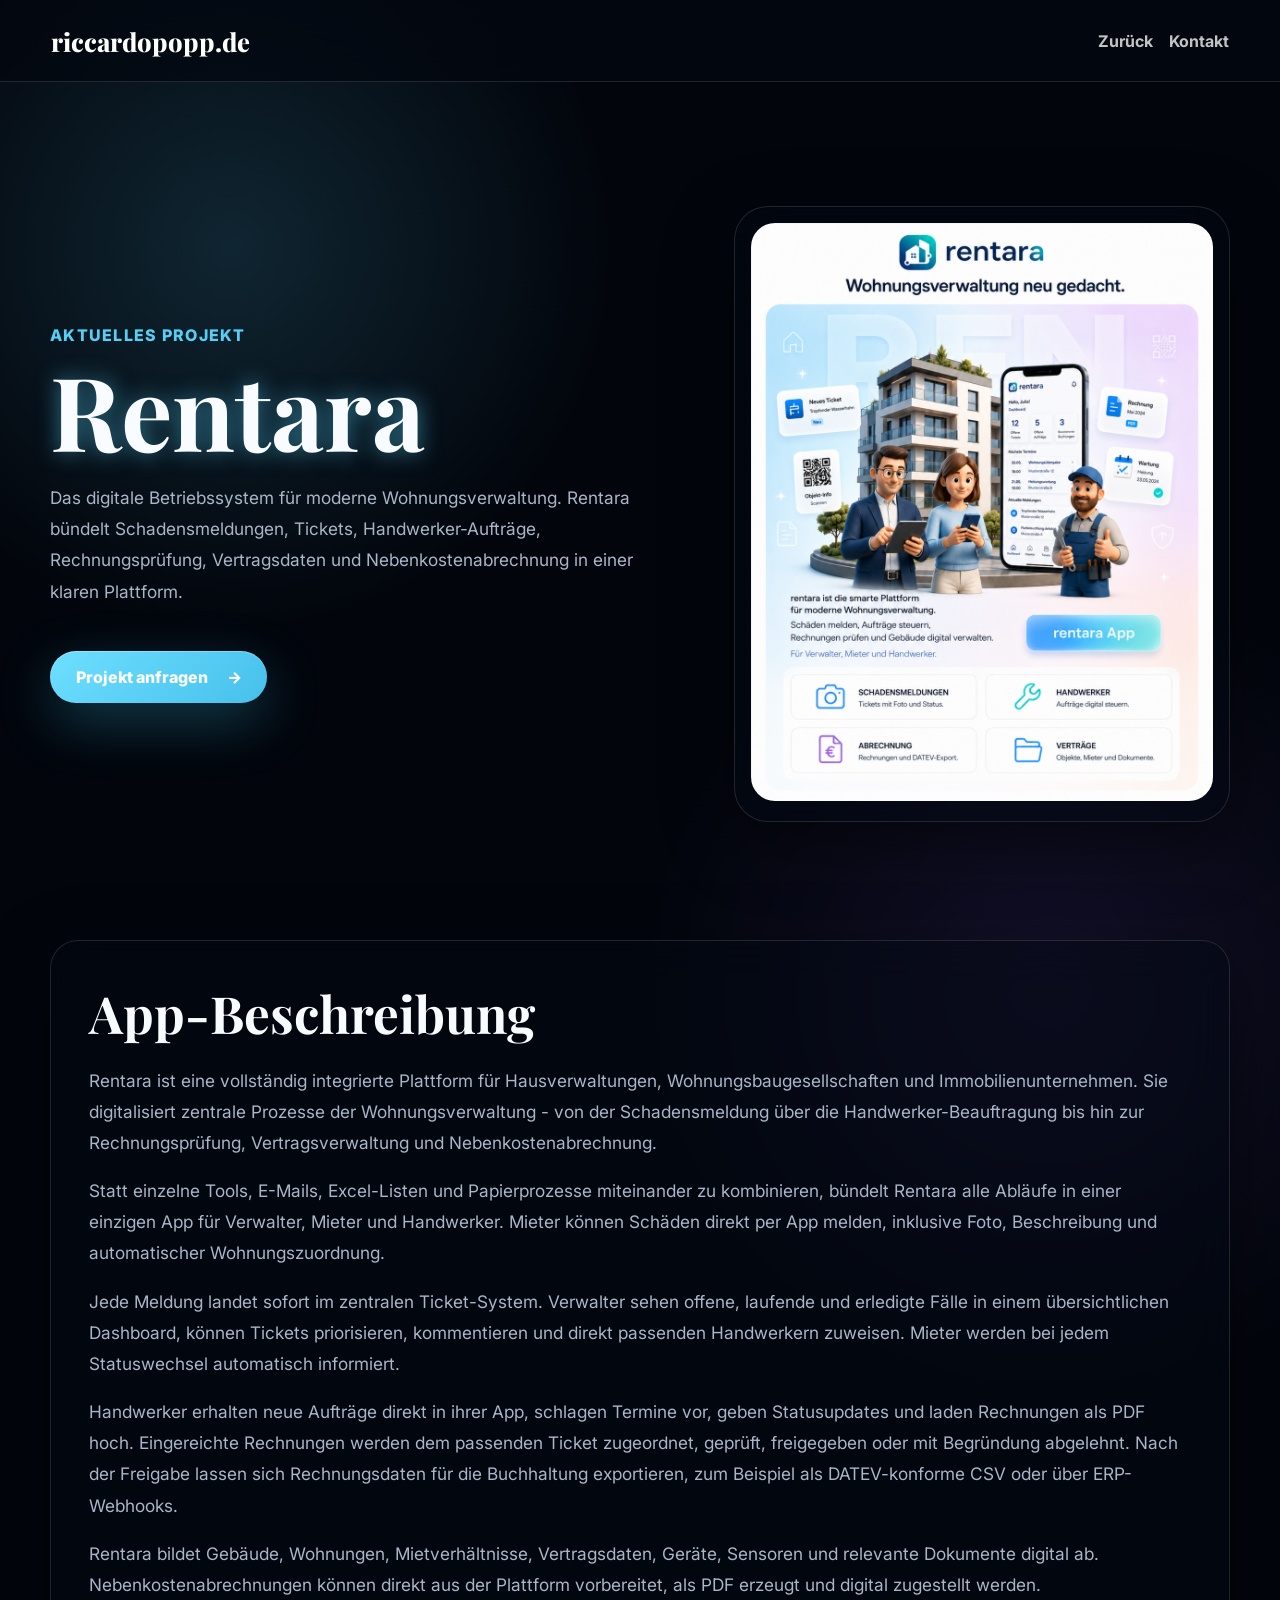
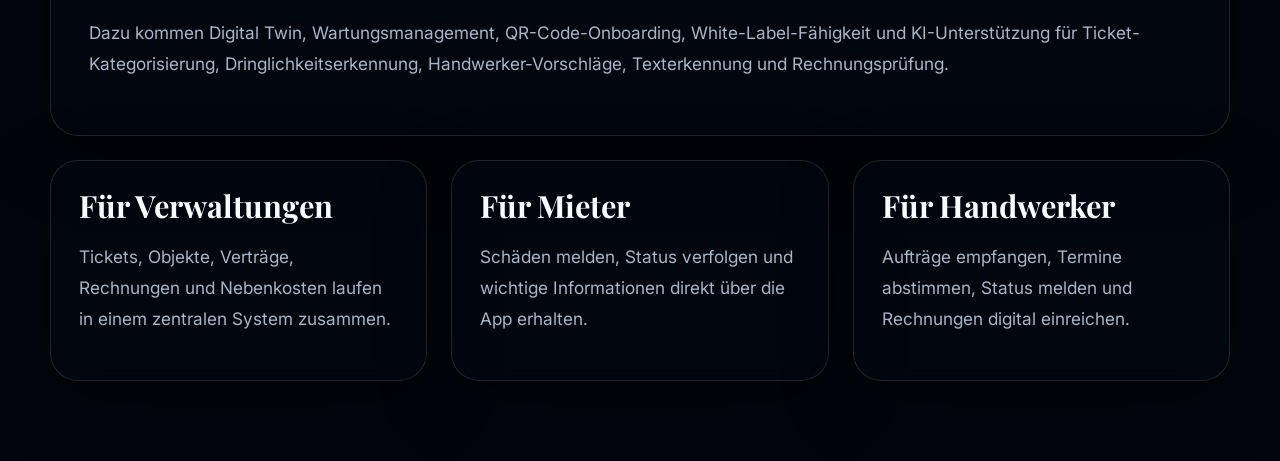
<file: rentara.html>
<!doctype html>
<html lang="de">
  <head>
    <meta charset="UTF-8" />
    <meta name="viewport" content="width=device-width, initial-scale=1.0" />
    <title>Rentara - riccardopopp.de</title>
    <meta
      name="description"
      content="Rentara ist das digitale Betriebssystem für moderne Wohnungsverwaltung mit Schadensmeldung, Ticket-System, Handwerker-Prozess, Rechnungsprüfung und Nebenkostenabrechnung."
    />
    <link rel="preconnect" href="https://fonts.googleapis.com" />
    <link rel="preconnect" href="https://fonts.gstatic.com" crossorigin />
    <link
      href="https://fonts.googleapis.com/css2?family=Inter:wght@300;400;500;600;700;800&family=Playfair+Display:wght@500;600;700;800&display=swap"
      rel="stylesheet"
    />
    <link rel="stylesheet" href="./styles.css" />
    <link rel="icon" type="image/png" sizes="512x512" href="./favicon.png?v=2" />
    <link rel="shortcut icon" type="image/png" href="./favicon.png?v=2" />
    <link rel="apple-touch-icon" href="./favicon.png?v=2" />
  </head>
  <body class="dark project-detail-page">
    <header class="site-header legal-header">
      <a class="brand" href="./index.html">riccardopopp.de</a>
      <nav class="legal-nav" aria-label="Projektnavigation">
        <a href="./index.html#projects">Zurück</a>
        <a href="./index.html#contact">Kontakt</a>
      </nav>
    </header>

    <main class="project-detail-main">
      <section class="project-detail-hero">
        <div>
          <span class="eyebrow">Aktuelles Projekt</span>
          <h1>Rentara</h1>
          <p>
            Das digitale Betriebssystem für moderne Wohnungsverwaltung. Rentara bündelt
            Schadensmeldungen, Tickets, Handwerker-Aufträge, Rechnungsprüfung, Vertragsdaten
            und Nebenkostenabrechnung in einer klaren Plattform.
          </p>
          <a class="hero-cta project-detail-cta" href="./index.html#contact">Projekt anfragen <span>→</span></a>
        </div>
        <div class="project-detail-visual glass-card">
          <img
            src="./assets/rentara-detail.png"
            alt="Rentara App Vorschau"
          />
        </div>
      </section>

      <section class="project-detail-content glass-card">
        <h2>App-Beschreibung</h2>
        <p>
          Rentara ist eine vollständig integrierte Plattform für Hausverwaltungen,
          Wohnungsbaugesellschaften und Immobilienunternehmen. Sie digitalisiert zentrale
          Prozesse der Wohnungsverwaltung - von der Schadensmeldung über die
          Handwerker-Beauftragung bis hin zur Rechnungsprüfung, Vertragsverwaltung und
          Nebenkostenabrechnung.
        </p>
        <p>
          Statt einzelne Tools, E-Mails, Excel-Listen und Papierprozesse miteinander zu
          kombinieren, bündelt Rentara alle Abläufe in einer einzigen App für Verwalter,
          Mieter und Handwerker. Mieter können Schäden direkt per App melden, inklusive Foto,
          Beschreibung und automatischer Wohnungszuordnung.
        </p>
        <p>
          Jede Meldung landet sofort im zentralen Ticket-System. Verwalter sehen offene,
          laufende und erledigte Fälle in einem übersichtlichen Dashboard, können Tickets
          priorisieren, kommentieren und direkt passenden Handwerkern zuweisen. Mieter werden
          bei jedem Statuswechsel automatisch informiert.
        </p>
        <p>
          Handwerker erhalten neue Aufträge direkt in ihrer App, schlagen Termine vor, geben
          Statusupdates und laden Rechnungen als PDF hoch. Eingereichte Rechnungen werden dem
          passenden Ticket zugeordnet, geprüft, freigegeben oder mit Begründung abgelehnt.
          Nach der Freigabe lassen sich Rechnungsdaten für die Buchhaltung exportieren, zum
          Beispiel als DATEV-konforme CSV oder über ERP-Webhooks.
        </p>
        <p>
          Rentara bildet Gebäude, Wohnungen, Mietverhältnisse, Vertragsdaten, Geräte, Sensoren
          und relevante Dokumente digital ab. Nebenkostenabrechnungen können direkt aus der
          Plattform vorbereitet, als PDF erzeugt und digital zugestellt werden.
        </p>
        <p>
          Dazu kommen Digital Twin, Wartungsmanagement, QR-Code-Onboarding, White-Label-Fähigkeit
          und KI-Unterstützung für Ticket-Kategorisierung, Dringlichkeitserkennung,
          Handwerker-Vorschläge, Texterkennung und Rechnungsprüfung.
        </p>
      </section>

      <section class="project-detail-grid">
        <article class="glass-card">
          <h3>Für Verwaltungen</h3>
          <p>Tickets, Objekte, Verträge, Rechnungen und Nebenkosten laufen in einem zentralen System zusammen.</p>
        </article>
        <article class="glass-card">
          <h3>Für Mieter</h3>
          <p>Schäden melden, Status verfolgen und wichtige Informationen direkt über die App erhalten.</p>
        </article>
        <article class="glass-card">
          <h3>Für Handwerker</h3>
          <p>Aufträge empfangen, Termine abstimmen, Status melden und Rechnungen digital einreichen.</p>
        </article>
      </section>
    </main>
  </body>
</html>
</file>
<file: styles.css>
:root {
  --bg: #f7fbff;
  --fg: #101521;
  --muted: #657084;
  --panel: rgba(255, 255, 255, 0.66);
  --panel-border: rgba(6, 20, 35, 0.12);
  --electric: #55cff5;
  --electric-2: #00a5db;
  --purple: #9163ff;
  --shadow: rgba(20, 35, 55, 0.16);
}

body.dark {
  --bg: #02050c;
  --fg: #f8fbff;
  --muted: #aab6c8;
  --panel: rgba(2, 8, 18, 0.5);
  --panel-border: rgba(255, 255, 255, 0.12);
  --shadow: rgba(0, 0, 0, 0.45);
}

* {
  box-sizing: border-box;
}

html {
  scroll-behavior: smooth;
}

body {
  margin: 0;
  background: var(--bg);
  color: var(--fg);
  font-family: Inter, system-ui, sans-serif;
  overflow-x: hidden;
}

a {
  color: inherit;
  text-decoration: none;
}

button,
input,
textarea {
  font: inherit;
}

.progress {
  position: fixed;
  top: 0;
  left: 0;
  z-index: 200;
  height: 3px;
  width: 0;
  background: linear-gradient(90deg, var(--electric), var(--purple));
  box-shadow: 0 0 20px var(--electric);
}

.site-header {
  position: fixed;
  top: 0;
  left: 0;
  right: 0;
  z-index: 120;
  display: flex;
  align-items: center;
  justify-content: space-between;
  height: 82px;
  padding: 0 clamp(1rem, 4vw, 4rem);
  background: rgba(4, 8, 16, 0.72);
  border-bottom: 1px solid rgba(255, 255, 255, 0.12);
  backdrop-filter: blur(22px);
}

.brand {
  font-family: "Playfair Display", serif;
  font-size: clamp(1.15rem, 2vw, 2rem);
  font-weight: 800;
  color: white;
  white-space: nowrap;
}

.desktop-nav {
  display: flex;
  gap: 2rem;
  color: rgba(255, 255, 255, 0.78);
  font-size: 0.95rem;
}

.desktop-nav a {
  position: relative;
}

.desktop-nav a::after {
  content: "";
  position: absolute;
  left: 0;
  right: 0;
  bottom: -8px;
  height: 2px;
  background: var(--electric);
  transform: scaleX(0);
  transform-origin: left;
  transition: transform 0.3s ease;
}

.desktop-nav a:hover::after {
  transform: scaleX(1);
}

.header-actions {
  display: flex;
  align-items: center;
  gap: 0.8rem;
}

.lang-toggle {
  display: inline-flex;
  align-items: center;
  gap: 0.15rem;
  height: 42px;
  padding: 0.18rem;
  border: 1px solid rgba(255, 255, 255, 0.12);
  border-radius: 999px;
  color: rgba(255, 255, 255, 0.72);
  background: rgba(0, 0, 0, 0.42);
  box-shadow: inset 0 0 20px rgba(85, 207, 245, 0.08);
  backdrop-filter: blur(18px);
}

.lang-option {
  display: grid;
  place-items: center;
  min-width: 36px;
  height: 34px;
  border-radius: 999px;
  font-size: 0.78rem;
  font-weight: 800;
  transition: background 0.25s ease, color 0.25s ease, box-shadow 0.25s ease;
}

.lang-option.active {
  color: #031019;
  background: var(--electric);
  box-shadow: 0 0 18px rgba(85, 207, 245, 0.5);
}

.icon-btn {
  position: relative;
  display: grid;
  place-items: center;
  width: 46px;
  height: 46px;
  color: white;
  border: 1px solid rgba(255, 255, 255, 0.12);
  border-radius: 999px;
  background: rgba(0, 0, 0, 0.45);
  box-shadow: inset 0 0 20px rgba(85, 207, 245, 0.08);
}

.theme-icon {
  position: absolute;
  top: 50%;
  left: 50%;
  display: grid;
  place-items: center;
  width: 22px;
  height: 22px;
  transform: translate(-50%, -50%);
  transition: opacity 0.25s ease, transform 0.25s ease;
}

.theme-icon svg {
  width: 22px;
  height: 22px;
  fill: none;
  stroke: var(--electric);
  stroke-width: 2;
  stroke-linecap: round;
  stroke-linejoin: round;
  filter: drop-shadow(0 0 8px rgba(85, 207, 245, 0.9));
}

.moon-icon {
  opacity: 0;
  transform: translate(-50%, -50%) scale(0.75);
}

body:not(.dark) .sun-icon {
  opacity: 0;
  transform: translate(-50%, -50%) scale(0.7) rotate(45deg);
}

body:not(.dark) .moon-icon {
  opacity: 1;
  transform: translate(-50%, -50%) scale(1);
}

.menu-toggle {
  border: 0;
  background: transparent;
  box-shadow: none;
}

.menu-toggle span {
  display: block;
  width: 24px;
  height: 2px;
  margin: 3px 0;
  background: currentColor;
  border-radius: 5px;
  transition: transform 0.25s ease, opacity 0.25s ease;
}

.menu-open .menu-toggle span:nth-child(1) {
  transform: translateY(5px) rotate(45deg);
}

.menu-open .menu-toggle span:nth-child(2) {
  opacity: 0;
}

.menu-open .menu-toggle span:nth-child(3) {
  transform: translateY(-5px) rotate(-45deg);
}

.mobile-menu {
  position: fixed;
  top: 82px;
  left: 0;
  right: 0;
  z-index: 110;
  display: grid;
  gap: 1px;
  padding: 1rem;
  background: rgba(3, 8, 16, 0.92);
  backdrop-filter: blur(20px);
  transform: translateY(-120%);
  transition: transform 0.35s ease;
}

.mobile-menu a {
  padding: 1rem;
  color: white;
  border-radius: 12px;
  background: rgba(255, 255, 255, 0.06);
}

.mobile-menu-divider {
  display: block;
  height: 1px;
  margin: 0.5rem 0;
  background: rgba(255, 255, 255, 0.12);
}

.mobile-menu a.legal-link {
  color: rgba(255, 255, 255, 0.78);
  background: rgba(85, 207, 245, 0.08);
  font-size: 0.95rem;
}

.menu-open .mobile-menu {
  transform: translateY(0);
}

.hero {
  position: relative;
  min-height: 100svh;
  display: grid;
  place-items: center;
  overflow: hidden;
  padding: 7rem 1rem 4rem;
}

.hero-bg,
.contact-bg {
  position: absolute;
  inset: 0;
  background-size: cover;
  background-position: center;
  transform: scale(1.04);
}

.hero-bg {
  background-image: url("./assets/header.png");
}

.contact-bg {
  background-image: url("https://images.unsplash.com/photo-1464822759023-fed622ff2c3b?auto=format&fit=crop&w=2400&q=85");
}

.hero-overlay {
  position: absolute;
  inset: 0;
  background:
    radial-gradient(circle at 45% 30%, rgba(85, 207, 245, 0.12), transparent 17rem),
    linear-gradient(90deg, rgba(2, 5, 10, 0.3), rgba(2, 5, 10, 0.08) 48%, rgba(2, 5, 10, 0.2)),
    linear-gradient(180deg, rgba(3, 6, 12, 0.24), rgba(3, 7, 15, 0.28) 56%, rgba(3, 7, 15, 0.52));
}

.hero-content {
  position: relative;
  z-index: 5;
  width: min(1180px, 94vw);
  text-align: center;
  color: white;
}

.hero h1 {
  min-height: 2.15em;
  margin: 0 auto 1.8rem;
  font-family: "Playfair Display", serif;
  font-size: clamp(2.4rem, 5.8vw, 5.35rem);
  line-height: 1.05;
  font-weight: 800;
  text-shadow: 0 0 22px rgba(85, 207, 245, 0.92), 0 5px 25px rgba(0, 0, 0, 0.65);
}

.hero-intro,
.hero-role {
  display: block;
}

.hero-role {
  font-size: 0.72em;
  white-space: nowrap;
}

.caret {
  display: inline-block;
  width: 4px;
  height: 0.9em;
  margin-left: 6px;
  background: var(--electric);
  transform: translateY(0.13em);
  box-shadow: 0 0 14px var(--electric);
  animation: blink 0.8s step-end infinite;
}

.hero p {
  max-width: 870px;
  margin: 0 auto 4.1rem;
  color: rgba(235, 245, 255, 0.88);
  font-size: clamp(1.15rem, 2.5vw, 2rem);
  line-height: 1.35;
}

.hero p::first-line {
  color: var(--electric);
}

.hero-cta {
  display: inline-flex;
  align-items: center;
  justify-content: center;
  gap: 1.2rem;
  min-width: min(580px, 82vw);
  padding: 1.45rem 3rem;
  border-radius: 999px;
  background: linear-gradient(135deg, #6edfff, #46c0eb);
  color: white;
  font-size: clamp(1.15rem, 2vw, 1.55rem);
  font-weight: 800;
  box-shadow: 0 18px 55px rgba(65, 205, 245, 0.28), inset 0 1px rgba(255, 255, 255, 0.28);
  transition: transform 0.3s ease, box-shadow 0.3s ease;
}

.hero-cta:hover,
.submit-btn:hover,
.outline-btn:hover {
  transform: translateY(-4px) scale(1.02);
}

.shape {
  position: absolute;
  z-index: 2;
  pointer-events: none;
}

.shape-square {
  border: 1px solid rgba(85, 207, 245, 0.45);
  background: rgba(85, 207, 245, 0.035);
  animation: float-rotate 10s ease-in-out infinite;
}

.shape-circle {
  border: 1px solid rgba(170, 235, 255, 0.35);
  border-radius: 50%;
  animation: slow-pulse 6s ease-in-out infinite;
}

.shape-orb {
  border-radius: 50%;
  background: rgba(85, 207, 245, 0.14);
  filter: blur(1px);
  box-shadow: 0 0 55px rgba(85, 207, 245, 0.42);
  animation: drift 8s ease-in-out infinite;
}

.one {
  width: 270px;
  height: 270px;
  top: 7%;
  left: 19%;
  transform: rotate(27deg);
}

.two {
  width: 170px;
  height: 170px;
  top: 34%;
  right: 24%;
}

.three {
  width: 150px;
  height: 150px;
  bottom: 20%;
  left: 37%;
  transform: rotate(12deg);
}

.four {
  width: 140px;
  height: 140px;
  right: 17%;
  bottom: 17%;
}

.particles span {
  position: absolute;
  z-index: 3;
  width: 7px;
  height: 7px;
  border-radius: 50%;
  background: rgba(0, 180, 245, 0.42);
  animation: particle 9s linear infinite;
}

.section {
  position: relative;
  padding: clamp(4.5rem, 8vw, 7.5rem) 0;
  overflow: hidden;
}

.container {
  width: min(1180px, calc(100% - 2rem));
  margin: 0 auto;
}

.split,
.contact-grid {
  display: grid;
  grid-template-columns: 1fr 1fr;
  gap: clamp(3rem, 8vw, 6rem);
  align-items: center;
}

.section-copy h2,
.section-heading h2,
.contact-copy h2 {
  margin: 0 0 1.5rem;
  font-family: "Playfair Display", serif;
  font-size: clamp(2.35rem, 5vw, 4.8rem);
  line-height: 1.08;
  font-weight: 800;
}

.section-heading {
  max-width: 780px;
  margin: 0 auto 4rem;
  text-align: center;
}

.section-heading h2 span,
.eyebrow,
.ghost-link,
.card-icon,
.project-body h3:hover {
  color: var(--electric);
}

.eyebrow {
  display: inline-block;
  margin-bottom: 1rem;
  font-weight: 800;
  letter-spacing: 0.08em;
  text-transform: uppercase;
}

.section-copy p,
.section-heading p,
.contact-copy p {
  color: var(--muted);
  font-size: clamp(1rem, 1.5vw, 1.25rem);
  line-height: 1.8;
}

.portrait-wrap {
  position: relative;
  min-height: 620px;
}

.portrait-wrap img {
  position: relative;
  z-index: 2;
  width: min(430px, 84vw);
  aspect-ratio: 4 / 5;
  object-fit: cover;
  border-radius: 32px;
  border: 1px solid var(--panel-border);
  box-shadow: 0 35px 90px var(--shadow);
}

.portrait-glow {
  position: absolute;
  inset: 4rem auto auto 3rem;
  width: 340px;
  height: 420px;
  border-radius: 40% 60% 45% 55%;
  background: radial-gradient(circle, rgba(85, 207, 245, 0.3), transparent 68%);
  filter: blur(12px);
  animation: morph 8s ease-in-out infinite;
}

.stat-card,
.glass-card,
.project-card,
.quote-box {
  background: var(--panel);
  border: 1px solid var(--panel-border);
  box-shadow: 0 20px 70px var(--shadow);
  backdrop-filter: blur(22px);
}

.stat-card {
  position: absolute;
  z-index: 3;
  display: grid;
  gap: 0.2rem;
  min-width: 190px;
  padding: 1.2rem 1.4rem;
  border-radius: 22px;
}

.stat-card strong {
  color: var(--electric);
  font-size: 2.25rem;
}

.stat-card span {
  color: var(--muted);
  font-size: 0.9rem;
}

.stat-card.top {
  top: 4.5rem;
  right: 2rem;
}

.stat-card.bottom {
  bottom: 5.5rem;
  left: 1rem;
}

.skill-list {
  display: flex;
  flex-wrap: wrap;
  gap: 0.8rem;
  margin: 2rem 0;
}

.skill-list span {
  padding: 0.7rem 1rem;
  border-radius: 999px;
  color: var(--fg);
  background: color-mix(in srgb, var(--electric) 14%, transparent);
  border: 1px solid color-mix(in srgb, var(--electric) 30%, transparent);
}

.ghost-link {
  display: inline-flex;
  gap: 0.7rem;
  align-items: center;
  font-weight: 800;
}

.metrics-section {
  padding: 3rem 0;
  background: linear-gradient(135deg, rgba(85, 207, 245, 0.1), rgba(145, 99, 255, 0.08));
}

.metrics {
  display: grid;
  grid-template-columns: repeat(4, 1fr);
  gap: 1.2rem;
}

.metrics div {
  padding: 2rem;
  text-align: center;
}

.metrics strong {
  display: block;
  color: var(--electric);
  font-size: clamp(2.3rem, 4vw, 4rem);
  line-height: 1;
  text-shadow: 0 0 18px rgba(85, 207, 245, 0.35);
}

.metrics span {
  color: var(--muted);
}

.services-section,
.testimonials-section {
  background:
    radial-gradient(circle at 12% 18%, rgba(85, 207, 245, 0.09), transparent 22rem),
    radial-gradient(circle at 88% 82%, rgba(145, 99, 255, 0.09), transparent 24rem);
}

.card-grid,
.projects-grid {
  display: grid;
  grid-template-columns: repeat(3, 1fr);
  gap: 1.6rem;
}

.services-section .card-grid {
  grid-template-columns: repeat(2, minmax(0, 1fr));
  max-width: 1080px;
  margin: 0 auto;
}

.glass-card {
  position: relative;
  border-radius: 28px;
  padding: clamp(1.6rem, 3vw, 2.5rem);
  overflow: hidden;
}

.service-card {
  cursor: pointer;
  min-height: 310px;
  transition: transform 0.35s ease, border-color 0.35s ease, box-shadow 0.35s ease;
}

.service-card:focus-visible {
  outline: 3px solid rgba(85, 207, 245, 0.85);
  outline-offset: 5px;
}

.service-card:hover {
  transform: translateY(-8px);
  border-color: rgba(85, 207, 245, 0.36);
  box-shadow: 0 26px 80px rgba(85, 207, 245, 0.16);
}

.service-more {
  position: relative;
  display: inline-flex;
  align-items: center;
  gap: 0.5rem;
  margin-top: 1.3rem;
  color: var(--electric);
  font-weight: 800;
}

.service-more::after {
  content: "→";
  transition: transform 0.25s ease;
}

.service-card:hover .service-more::after {
  transform: translateX(5px);
}

.glass-card::before,
.project-card::before {
  content: "";
  position: absolute;
  inset: 0;
  background: linear-gradient(135deg, rgba(85, 207, 245, 0.08), transparent 42%, rgba(145, 99, 255, 0.08));
  opacity: 0;
  pointer-events: none;
  transition: opacity 0.35s ease;
}

.glass-card:hover::before,
.project-card:hover::before {
  opacity: 1;
}

.card-icon {
  display: grid;
  place-items: center;
  width: 64px;
  height: 64px;
  margin-bottom: 2rem;
  border-radius: 22px;
  background: rgba(85, 207, 245, 0.12);
  font-size: 2rem;
  box-shadow: 0 0 35px rgba(85, 207, 245, 0.18);
}

.glass-card h3,
.project-body h3,
.contact-form h3 {
  position: relative;
  margin: 0 0 1rem;
  font-size: 1.55rem;
}

.glass-card p,
.project-body p {
  position: relative;
  color: var(--muted);
  line-height: 1.7;
}

.projects-section {
  background: linear-gradient(180deg, var(--bg), color-mix(in srgb, var(--electric) 5%, var(--bg)));
}

.project-card {
  position: relative;
  border-radius: 28px;
  overflow: hidden;
  transition: transform 0.45s ease, box-shadow 0.45s ease;
}

.project-card:hover {
  transform: translateY(-10px);
  box-shadow: 0 28px 90px rgba(85, 207, 245, 0.2);
}

.project-card img {
  width: 100%;
  height: 275px;
  object-fit: contain;
  background: #f7f7f4;
  transition: transform 0.7s ease;
}

.project-card:hover img {
  transform: scale(1.11);
}

.project-badge {
  position: absolute;
  top: 1rem;
  right: 1rem;
  z-index: 5;
  display: inline-flex;
  align-items: center;
  gap: 0.45rem;
  padding: 0.55rem 0.8rem;
  border: 1px solid rgba(255, 255, 255, 0.42);
  border-radius: 999px;
  background: rgba(3, 7, 15, 0.72);
  color: #ffffff;
  font-size: 0.72rem;
  font-weight: 800;
  letter-spacing: 0.08em;
  text-transform: uppercase;
  box-shadow: 0 14px 34px rgba(0, 0, 0, 0.28), 0 0 28px rgba(85, 207, 245, 0.2);
  backdrop-filter: blur(16px);
}

.project-badge::before {
  content: "";
  width: 0.45rem;
  height: 0.45rem;
  border-radius: 999px;
  background: var(--electric);
  box-shadow: 0 0 14px var(--electric);
}

.project-badge-development::before {
  background: #a7ff3d;
  box-shadow: 0 0 14px rgba(167, 255, 61, 0.9);
}

.project-badge-planning::before {
  background: #b78cff;
  box-shadow: 0 0 14px rgba(183, 140, 255, 0.9);
}

.project-overlay {
  position: absolute;
  inset: 0 0 auto;
  z-index: 4;
  display: flex;
  align-items: center;
  justify-content: center;
  gap: 1rem;
  height: 275px;
  background: linear-gradient(135deg, rgba(85, 207, 245, 0.78), rgba(145, 99, 255, 0.78));
  opacity: 0;
  transition: opacity 0.35s ease;
}

.project-card:hover .project-overlay {
  opacity: 1;
}

.project-overlay a {
  padding: 0.85rem 1.25rem;
  border-radius: 999px;
  background: rgba(255, 255, 255, 0.22);
  color: white;
  border: 1px solid rgba(255, 255, 255, 0.28);
  backdrop-filter: blur(14px);
}

.project-body {
  position: relative;
  padding: 1.7rem;
}

.center {
  display: flex;
  justify-content: center;
  margin-top: 3.5rem;
}

.outline-btn {
  position: relative;
  padding: 1rem 2rem;
  border: 2px solid var(--electric);
  border-radius: 999px;
  color: var(--electric);
  background: transparent;
  font-weight: 800;
  transition: transform 0.3s ease, color 0.3s ease, background 0.3s ease;
}

.outline-btn:hover {
  color: white;
  background: linear-gradient(90deg, var(--electric), var(--purple));
}

.testimonial {
  max-width: 920px;
  margin: 0 auto;
}

.quote-mark {
  color: rgba(85, 207, 245, 0.32);
  font-family: "Playfair Display", serif;
  font-size: 6rem;
  line-height: 0.7;
}

blockquote {
  margin: 0 0 2rem;
  font-size: clamp(1.25rem, 2vw, 2rem);
  line-height: 1.55;
}

.person {
  display: flex;
  align-items: center;
  gap: 1.1rem;
}

.person img {
  width: 72px;
  height: 72px;
  border-radius: 50%;
  object-fit: cover;
  border: 2px solid rgba(85, 207, 245, 0.45);
}

.person span,
.person small {
  display: block;
  color: var(--muted);
}

.person small {
  color: #ffd84c;
  margin-top: 0.35rem;
}

.dots {
  display: flex;
  justify-content: center;
  gap: 0.7rem;
  margin-top: 1.7rem;
}

.dots button {
  width: 11px;
  height: 11px;
  padding: 0;
  border: 0;
  border-radius: 50%;
  background: color-mix(in srgb, var(--muted) 35%, transparent);
}

.dots button.active {
  background: var(--electric);
  transform: scale(1.3);
}

.contact-section {
  color: white;
}

.contact-bg {
  background-image: url("https://images.unsplash.com/photo-1519389950473-47ba0277781c?auto=format&fit=crop&w=2400&q=85");
}

.contact-overlay {
  position: absolute;
  inset: 0;
  background:
    radial-gradient(circle at 15% 25%, rgba(85, 207, 245, 0.16), transparent 18rem),
    linear-gradient(135deg, rgba(0, 0, 0, 0.84), rgba(0, 0, 0, 0.72), rgba(0, 0, 0, 0.9));
}

.contact-grid {
  position: relative;
  z-index: 4;
  align-items: start;
}

.contact-copy p {
  color: rgba(232, 240, 250, 0.76);
}


.socials {
  display: flex;
  gap: 1rem;
  margin-top: 1.8rem;
}

.socials a {
  display: grid;
  place-items: center;
  width: 54px;
  height: 54px;
  border-radius: 50%;
  background: rgba(255, 255, 255, 0.1);
  border: 1px solid rgba(255, 255, 255, 0.15);
  color: rgba(255, 255, 255, 0.85);
  backdrop-filter: blur(18px);
  transition: transform 0.3s ease, color 0.3s ease;
}

.socials a:hover {
  color: var(--electric);
  transform: translateY(-5px);
}

.quote-box {
  margin-top: 1.7rem;
  padding: 1.5rem;
  border-radius: 22px;
  color: rgba(255, 255, 255, 0.82);
  font-style: italic;
}

.quote-box span {
  display: block;
  margin-top: 0.5rem;
  color: var(--electric);
  font-style: normal;
  font-weight: 800;
}

.contact-form {
  display: grid;
  gap: 1.4rem;
  border-radius: 34px;
  padding: clamp(1.4rem, 4vw, 3rem);
}

.contact-form > * {
  position: relative;
  z-index: 1;
}

.contact-form h3 {
  text-align: center;
}

.contact-form label {
  display: grid;
  gap: 0.65rem;
  color: white;
  font-weight: 700;
  font-size: 0.9rem;
}

.hp-field {
  position: absolute;
  left: -9999px;
  width: 1px;
  height: 1px;
  overflow: hidden;
}

.contact-form input,
.contact-form textarea {
  width: 100%;
  border: 1px solid rgba(255, 255, 255, 0.2);
  border-radius: 16px;
  color: white;
  background: rgba(255, 255, 255, 0.1);
  padding: 1rem 1.2rem;
  outline: none;
  resize: vertical;
  transition: border-color 0.3s ease, background 0.3s ease, box-shadow 0.3s ease;
}

.contact-form input:focus,
.contact-form textarea:focus {
  border-color: var(--electric);
  background: rgba(255, 255, 255, 0.15);
  box-shadow: 0 0 0 4px rgba(85, 207, 245, 0.15);
}

.submit-btn {
  border: 0;
  border-radius: 16px;
  padding: 1rem 1.4rem;
  color: white;
  background: linear-gradient(135deg, var(--electric), var(--electric-2));
  font-weight: 800;
  transition: transform 0.3s ease, opacity 0.3s ease;
}

.form-status {
  min-height: 1.4rem;
  margin: -0.35rem 0 0;
  color: rgba(235, 245, 255, 0.76);
  font-size: 0.9rem;
  font-weight: 700;
}

.form-status.is-success {
  color: #8ef5b1;
}

.form-status.is-error {
  color: #ffb3b3;
}

.to-top {
  position: fixed;
  right: 1.4rem;
  bottom: 1.4rem;
  z-index: 100;
  width: 56px;
  height: 56px;
  border: 0;
  border-radius: 50%;
  color: white;
  background: linear-gradient(135deg, var(--electric), var(--electric-2));
  box-shadow: 0 18px 45px rgba(85, 207, 245, 0.28);
  opacity: 0;
  pointer-events: none;
  transform: translateY(20px);
  transition: opacity 0.3s ease, transform 0.3s ease;
}

.to-top.visible {
  opacity: 1;
  pointer-events: auto;
  transform: translateY(0);
}

.modal-open {
  overflow: hidden;
}

.service-modal {
  position: fixed;
  inset: 0;
  z-index: 220;
  display: grid;
  place-items: center;
  padding: 1rem;
  opacity: 0;
  pointer-events: none;
  transition: opacity 0.25s ease;
}

.service-modal.open {
  opacity: 1;
  pointer-events: auto;
}

.service-modal-backdrop {
  position: absolute;
  inset: 0;
  background: rgba(1, 5, 12, 0.78);
  backdrop-filter: blur(16px);
}

.service-modal-panel {
  position: relative;
  width: min(880px, 100%);
  max-height: min(760px, calc(100svh - 2rem));
  overflow: auto;
  padding: clamp(1.5rem, 4vw, 3rem);
  transform: translateY(22px) scale(0.97);
  transition: transform 0.25s ease;
}

.service-modal.open .service-modal-panel {
  transform: translateY(0) scale(1);
}

.service-modal-close {
  position: absolute;
  top: 1rem;
  right: 1rem;
  display: grid;
  place-items: center;
  width: 42px;
  height: 42px;
  border: 1px solid var(--panel-border);
  border-radius: 50%;
  color: var(--fg);
  background: rgba(255, 255, 255, 0.08);
  font-size: 1.6rem;
  line-height: 1;
}

.service-modal-panel h2 {
  margin: 0 0 1.4rem;
  padding-right: 3rem;
  font-family: "Playfair Display", serif;
  font-size: clamp(2.1rem, 5vw, 4rem);
  line-height: 1.05;
}

.service-modal-content {
  display: grid;
  gap: 1.2rem;
}

.service-modal-content h3 {
  margin: 0.8rem 0 0;
  color: var(--electric);
  font-size: 1.25rem;
}

.service-modal-content p,
.service-modal-content li {
  color: var(--muted);
  font-size: 1.05rem;
  line-height: 1.8;
}

.service-modal-content ul {
  display: grid;
  gap: 0.7rem;
  margin: 0;
  padding-left: 1.2rem;
}

.service-modal-content li strong {
  display: block;
  color: var(--fg);
  font-size: 1.05rem;
}

.service-modal-content li span {
  display: block;
  margin-top: 0.15rem;
}

.legal-page {
  min-height: 100svh;
  background:
    radial-gradient(circle at 18% 10%, rgba(85, 207, 245, 0.16), transparent 22rem),
    radial-gradient(circle at 92% 82%, rgba(145, 99, 255, 0.1), transparent 24rem),
    var(--bg);
  color: var(--fg);
}

.legal-header {
  position: fixed;
}

.legal-nav {
  display: flex;
  align-items: center;
  gap: 1rem;
}

.legal-nav a {
  color: rgba(255, 255, 255, 0.76);
  font-weight: 700;
}

.legal-main {
  width: min(920px, calc(100% - 2rem));
  margin: 0 auto;
  padding: 8.5rem 0 5rem;
}

.legal-card {
  padding: clamp(1.5rem, 4vw, 3rem);
  border-radius: 28px;
}

.legal-card h1 {
  margin: 0 0 1rem;
  font-family: "Playfair Display", serif;
  font-size: clamp(2.4rem, 6vw, 4.6rem);
  line-height: 1.05;
}

.legal-card h2 {
  margin: 2.2rem 0 0.8rem;
  color: var(--electric);
  font-size: clamp(1.25rem, 2vw, 1.6rem);
}

.legal-card p,
.legal-card li {
  color: var(--muted);
  line-height: 1.8;
}

.legal-card ul {
  margin: 0;
  padding-left: 1.2rem;
}

.legal-card a {
  color: var(--electric);
  font-weight: 800;
}

.legal-note {
  margin: 1.5rem 0 2rem;
  padding: 1rem 1.2rem;
  border: 1px solid rgba(85, 207, 245, 0.24);
  border-radius: 18px;
  background: rgba(85, 207, 245, 0.08);
}

.project-detail-page {
  min-height: 100svh;
  background:
    radial-gradient(circle at 18% 12%, rgba(85, 207, 245, 0.16), transparent 24rem),
    radial-gradient(circle at 82% 48%, rgba(145, 99, 255, 0.12), transparent 26rem),
    var(--bg);
  color: var(--fg);
}

.project-detail-main {
  width: min(1180px, calc(100% - 2rem));
  margin: 0 auto;
  padding: 8.5rem 0 5rem;
}

.project-detail-hero {
  display: grid;
  grid-template-columns: minmax(0, 1.1fr) minmax(320px, 0.9fr);
  gap: clamp(2rem, 6vw, 5rem);
  align-items: center;
  min-height: calc(100svh - 9rem);
}

.project-detail-hero h1 {
  margin: 0 0 1.5rem;
  font-family: "Playfair Display", serif;
  font-size: clamp(3rem, 8vw, 7rem);
  line-height: 0.95;
  text-shadow: 0 0 22px rgba(85, 207, 245, 0.55);
}

.project-detail-hero p,
.project-detail-content p,
.project-detail-grid p {
  color: var(--muted);
  font-size: 1.08rem;
  line-height: 1.8;
}

.project-detail-cta {
  min-width: auto;
  margin-top: 1.7rem;
  padding: 1rem 1.6rem;
  font-size: 1rem;
}

.project-detail-visual {
  padding: 1rem;
  border-radius: 34px;
}

.project-detail-visual img {
  width: 100%;
  aspect-ratio: 4 / 5;
  object-fit: cover;
  border-radius: 24px;
}

.project-detail-content {
  margin-top: 3rem;
}

.project-detail-content h2 {
  margin: 0 0 1rem;
  font-family: "Playfair Display", serif;
  font-size: clamp(2rem, 4vw, 3.4rem);
}

.project-detail-grid h3 {
  margin: 0 0 1rem;
  font-family: "Playfair Display", serif;
  font-size: clamp(1.7rem, 2.4vw, 2.35rem);
  line-height: 1.12;
}

.project-detail-grid {
  display: grid;
  grid-template-columns: repeat(3, 1fr);
  gap: 1.5rem;
  margin-top: 1.5rem;
}

.project-detail-grid .glass-card {
  padding: clamp(1.5rem, 2.2vw, 2rem);
}

.reveal-up,
.reveal-left,
.reveal-right {
  opacity: 0;
  transform: translateY(34px);
}

.reveal-left {
  transform: translateX(-42px);
}

.reveal-right {
  transform: translateX(42px);
}

.is-visible {
  opacity: 1;
  transform: translate(0);
  transition: opacity 0.8s ease, transform 0.8s ease;
}

.delay-1 {
  transition-delay: 0.14s;
}

.delay-2 {
  transition-delay: 0.28s;
}

@keyframes blink {
  50% {
    opacity: 0;
  }
}

@keyframes float-rotate {
  0%, 100% {
    transform: translateY(0) rotate(14deg);
  }
  50% {
    transform: translateY(-30px) rotate(56deg);
  }
}

@keyframes slow-pulse {
  0%, 100% {
    transform: scale(1);
    opacity: 0.55;
  }
  50% {
    transform: scale(1.18);
    opacity: 0.9;
  }
}

@keyframes drift {
  0%, 100% {
    transform: translate(0);
  }
  50% {
    transform: translate(-28px, 18px);
  }
}

@keyframes particle {
  0% {
    transform: translateY(105vh) scale(0.6);
    opacity: 0;
  }
  15%, 80% {
    opacity: 0.7;
  }
  100% {
    transform: translateY(-10vh) scale(1);
    opacity: 0;
  }
}

@keyframes morph {
  0%, 100% {
    border-radius: 55% 45% 35% 65%;
    transform: rotate(0deg);
  }
  50% {
    border-radius: 38% 62% 58% 42%;
    transform: rotate(16deg);
  }
}

@media (max-width: 980px) {
  .desktop-nav {
    display: none;
  }

  .split,
  .contact-grid {
    grid-template-columns: 1fr;
  }

  .portrait-wrap {
    min-height: auto;
    display: grid;
    place-items: center;
    padding-bottom: 6rem;
  }

  .stat-card.top {
    right: 7%;
  }

  .stat-card.bottom {
    left: 7%;
  }

  .metrics,
  .card-grid,
  .projects-grid {
    grid-template-columns: repeat(2, 1fr);
  }

  .project-detail-hero,
  .project-detail-grid {
    grid-template-columns: 1fr;
  }

  .project-detail-hero {
    min-height: auto;
  }
}

@media (max-width: 640px) {
  .site-header {
    height: 74px;
    padding: 0 1rem;
  }

  .mobile-menu {
    top: 74px;
  }

  .brand {
    font-size: clamp(1rem, 5.2vw, 1.35rem);
  }

  .hero {
    min-height: 100svh;
    padding-top: 6rem;
  }

  .hero h1 {
    font-size: clamp(2rem, 9vw, 2.8rem);
  }

  .hero-role {
    font-size: 0.68em;
  }

  .hero p {
    margin-bottom: 3.2rem;
  }

  .hero-cta {
    min-width: min(360px, 78vw);
    padding: 1.25rem 2rem;
  }

  .one {
    width: 170px;
    height: 170px;
    left: 13%;
  }

  .two {
    width: 112px;
    height: 112px;
    right: 5%;
  }

  .three {
    left: 34%;
  }

  .four {
    width: 90px;
    height: 90px;
  }

  .metrics,
  .card-grid,
  .projects-grid {
    grid-template-columns: 1fr;
  }

  .stat-card {
    min-width: 150px;
    padding: 0.9rem 1rem;
  }

  .stat-card strong {
    font-size: 1.7rem;
  }

  .project-card img,
  .project-overlay {
    height: 230px;
  }
}
</file>
